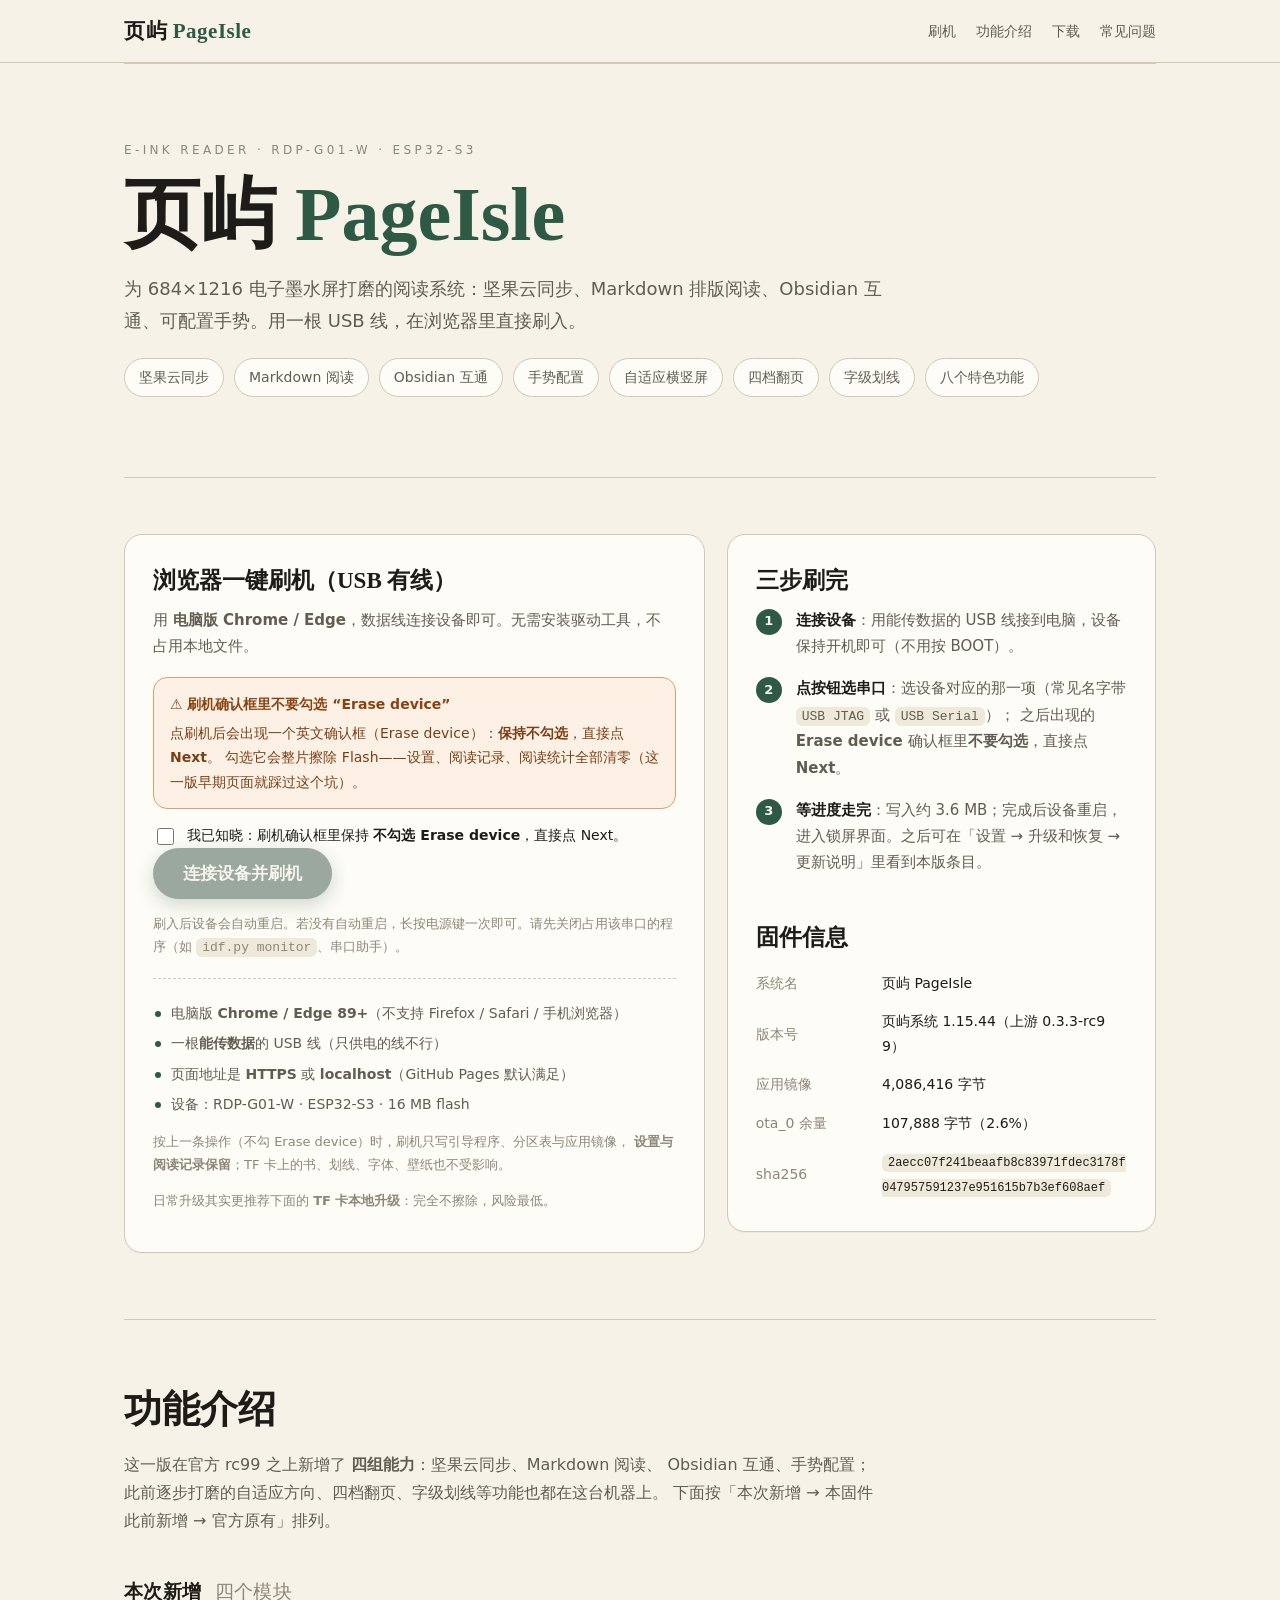
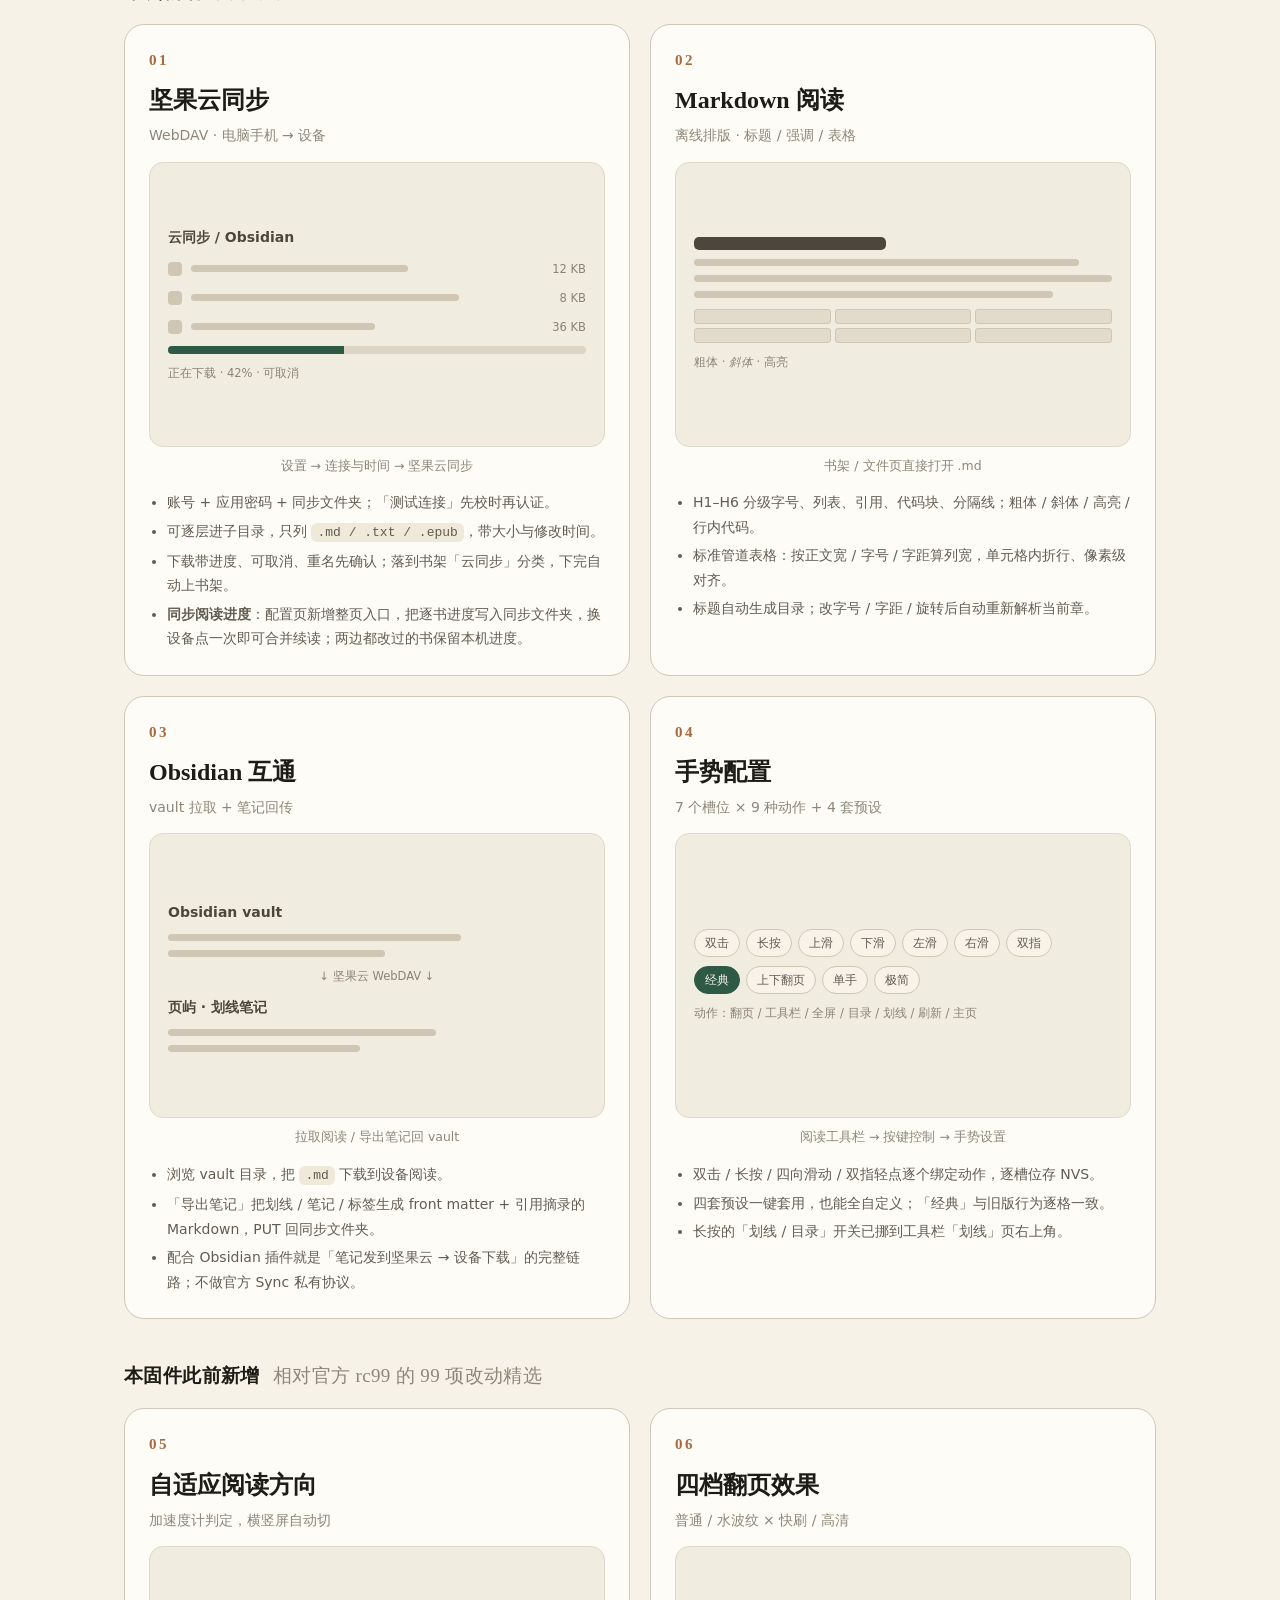
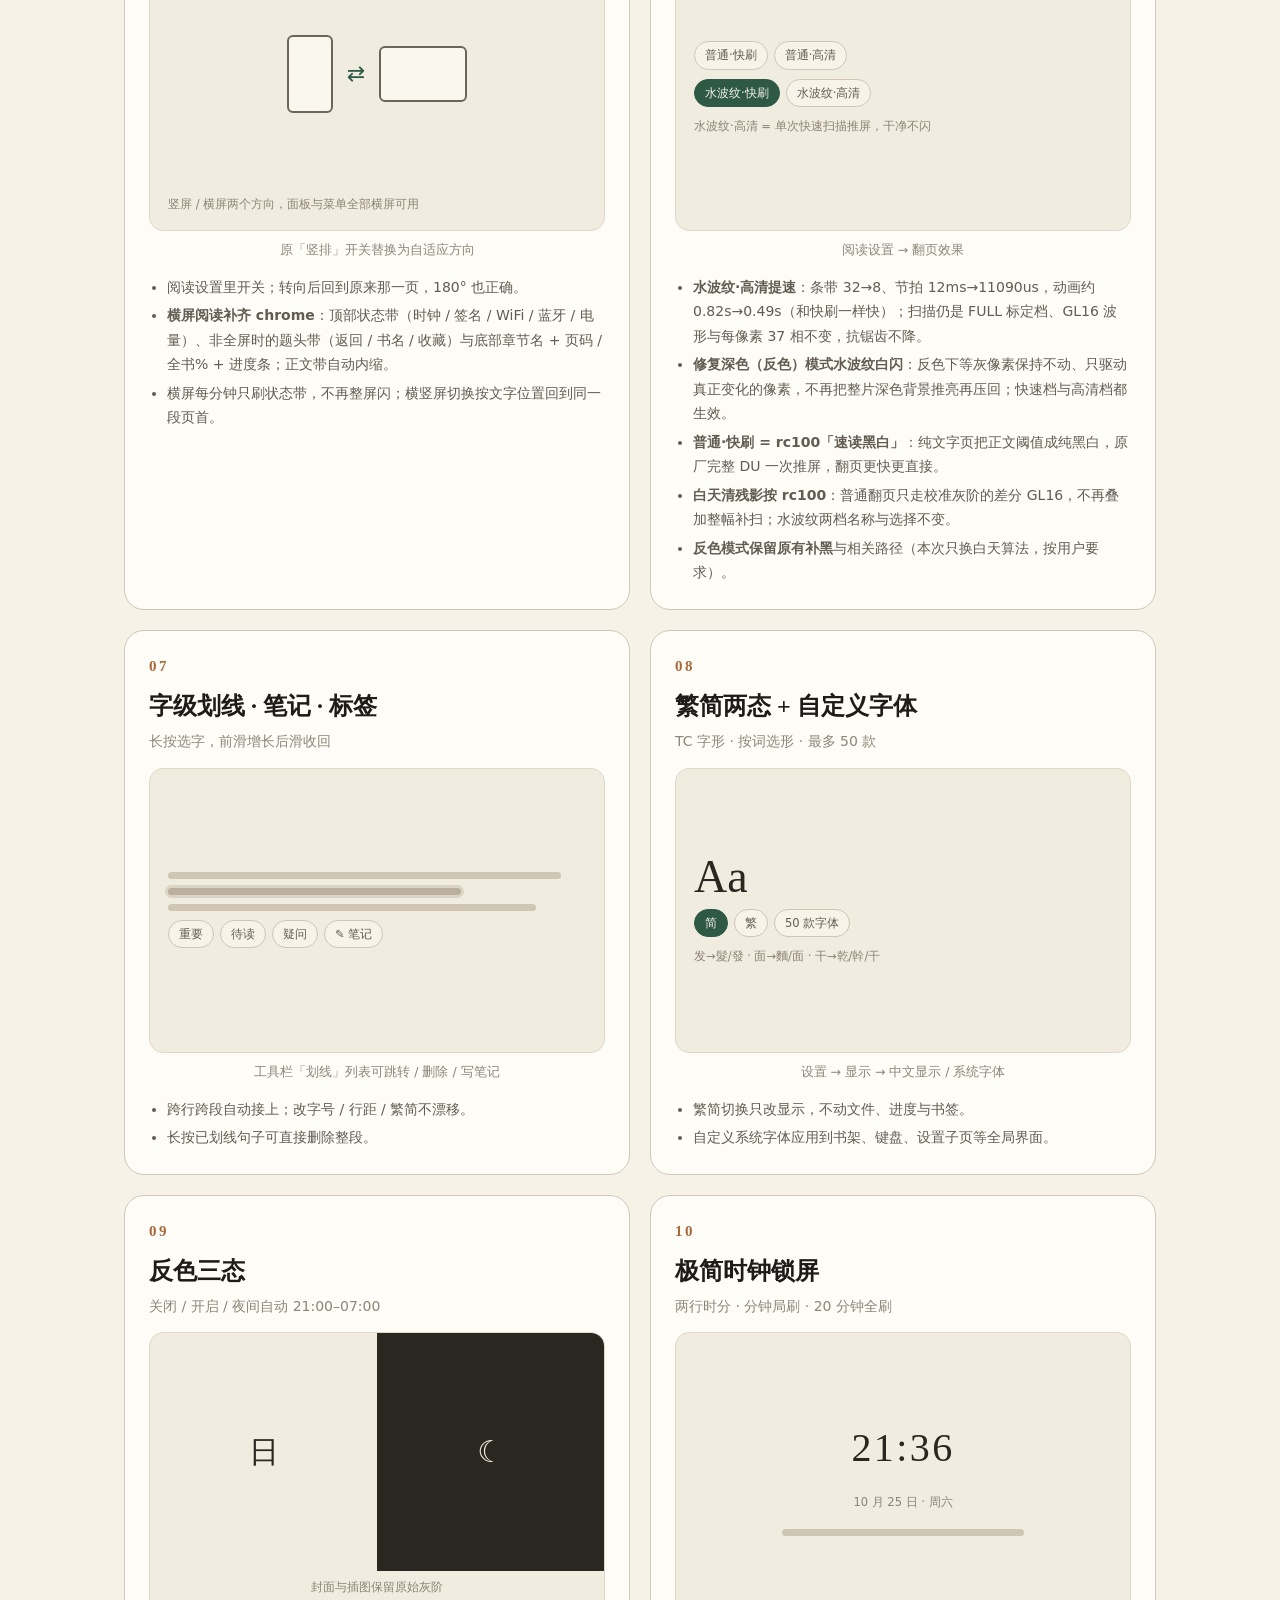
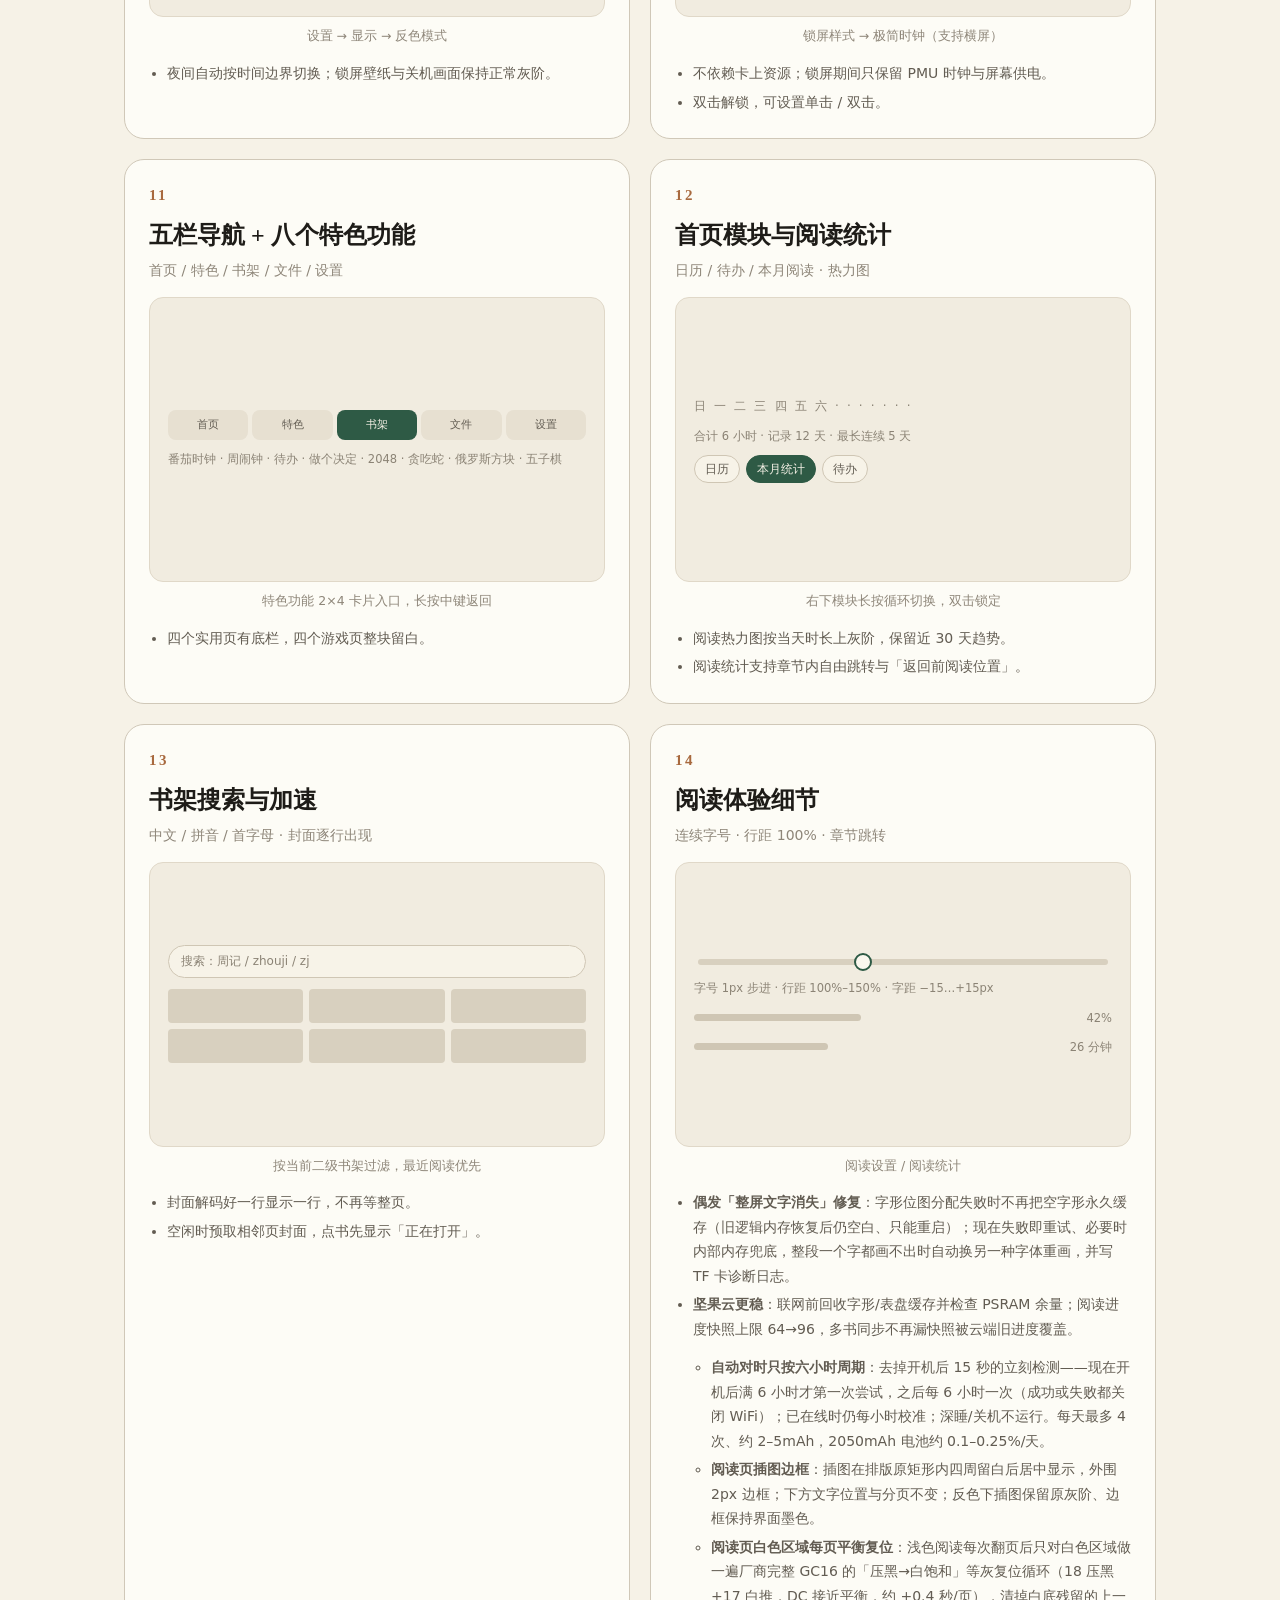
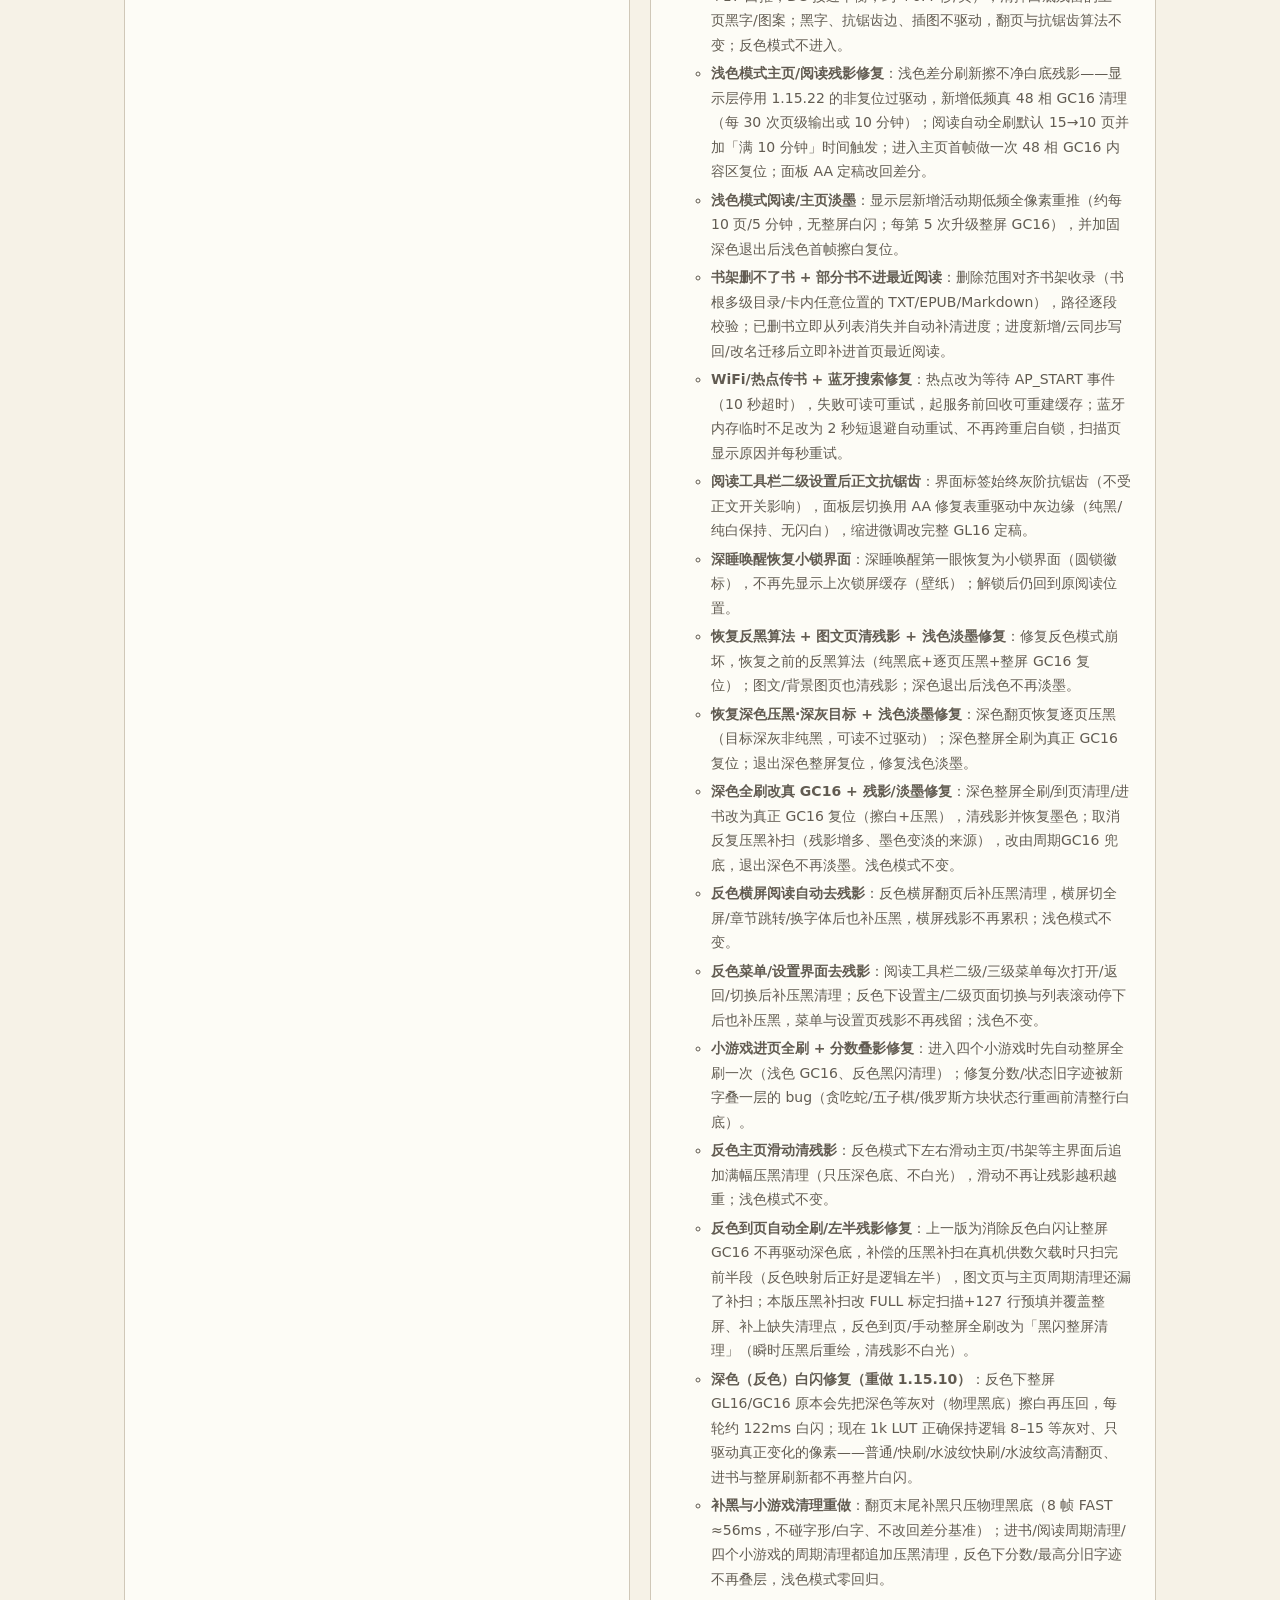
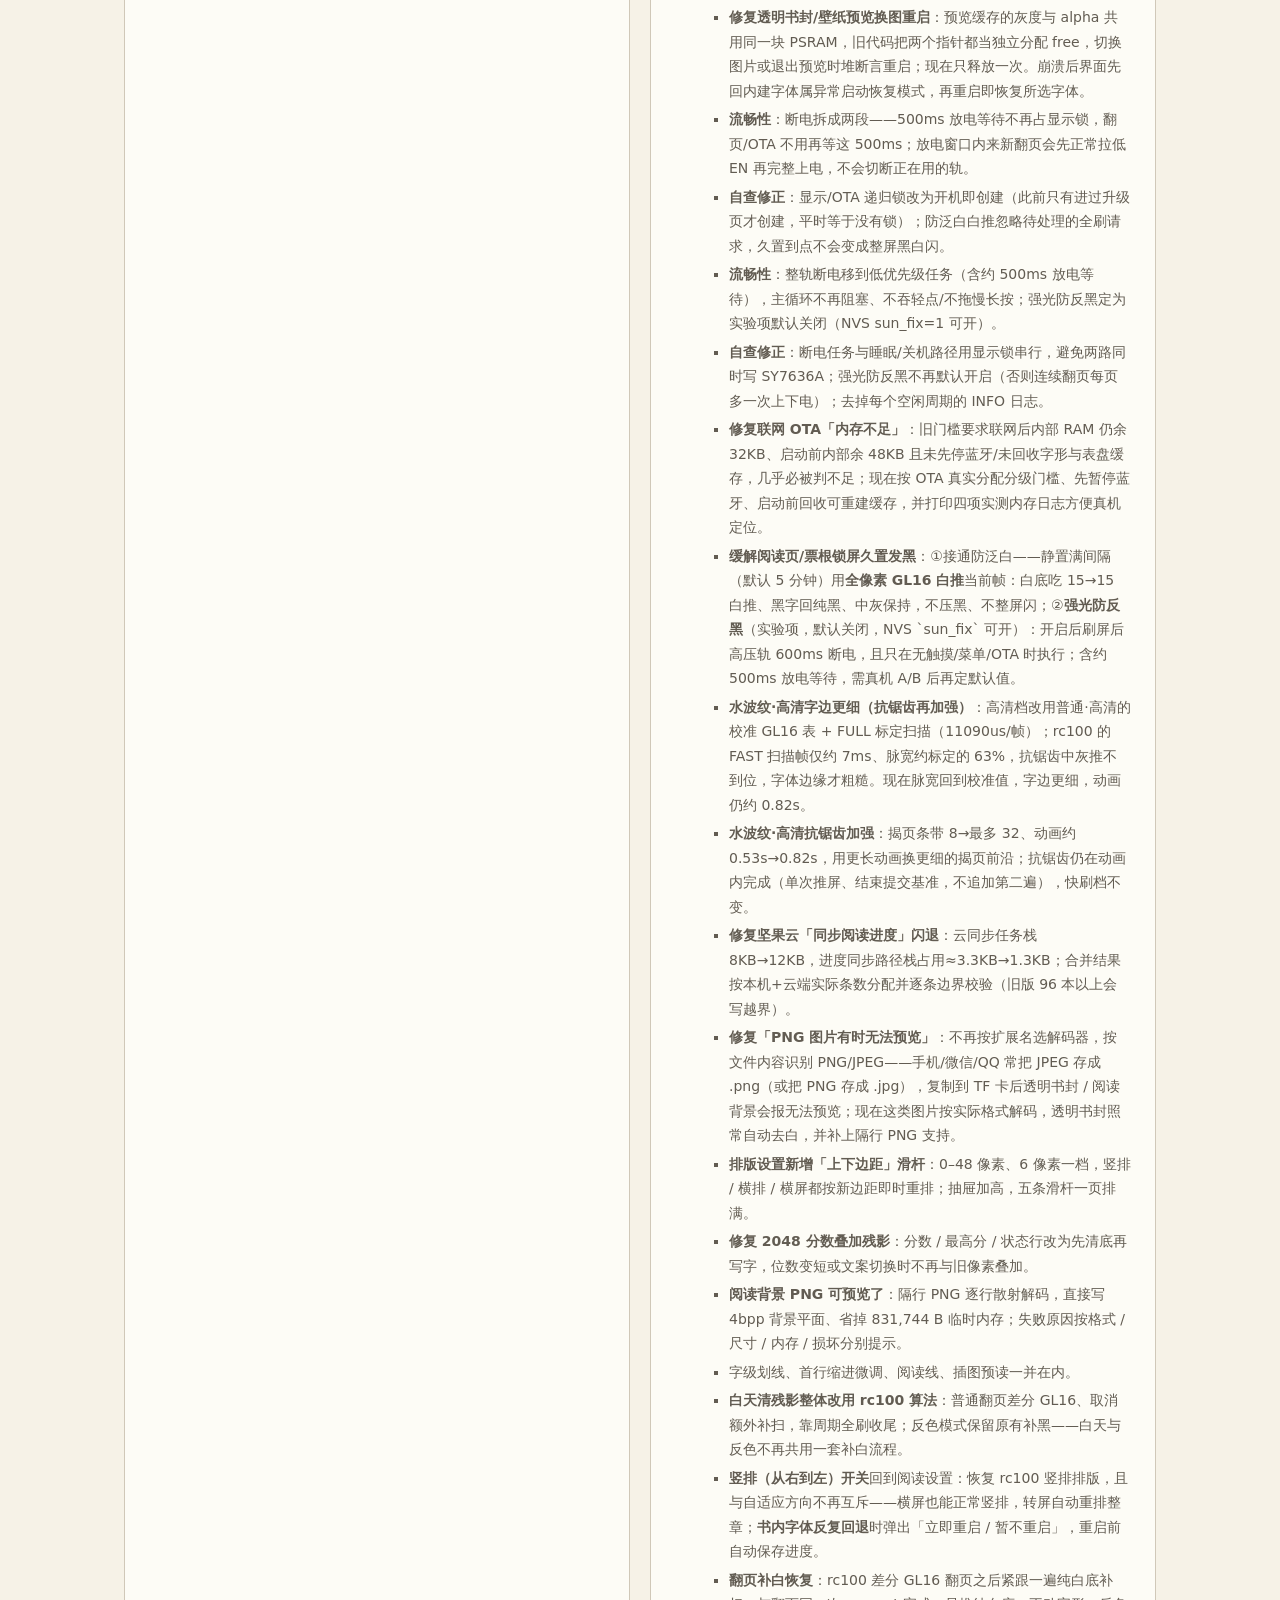
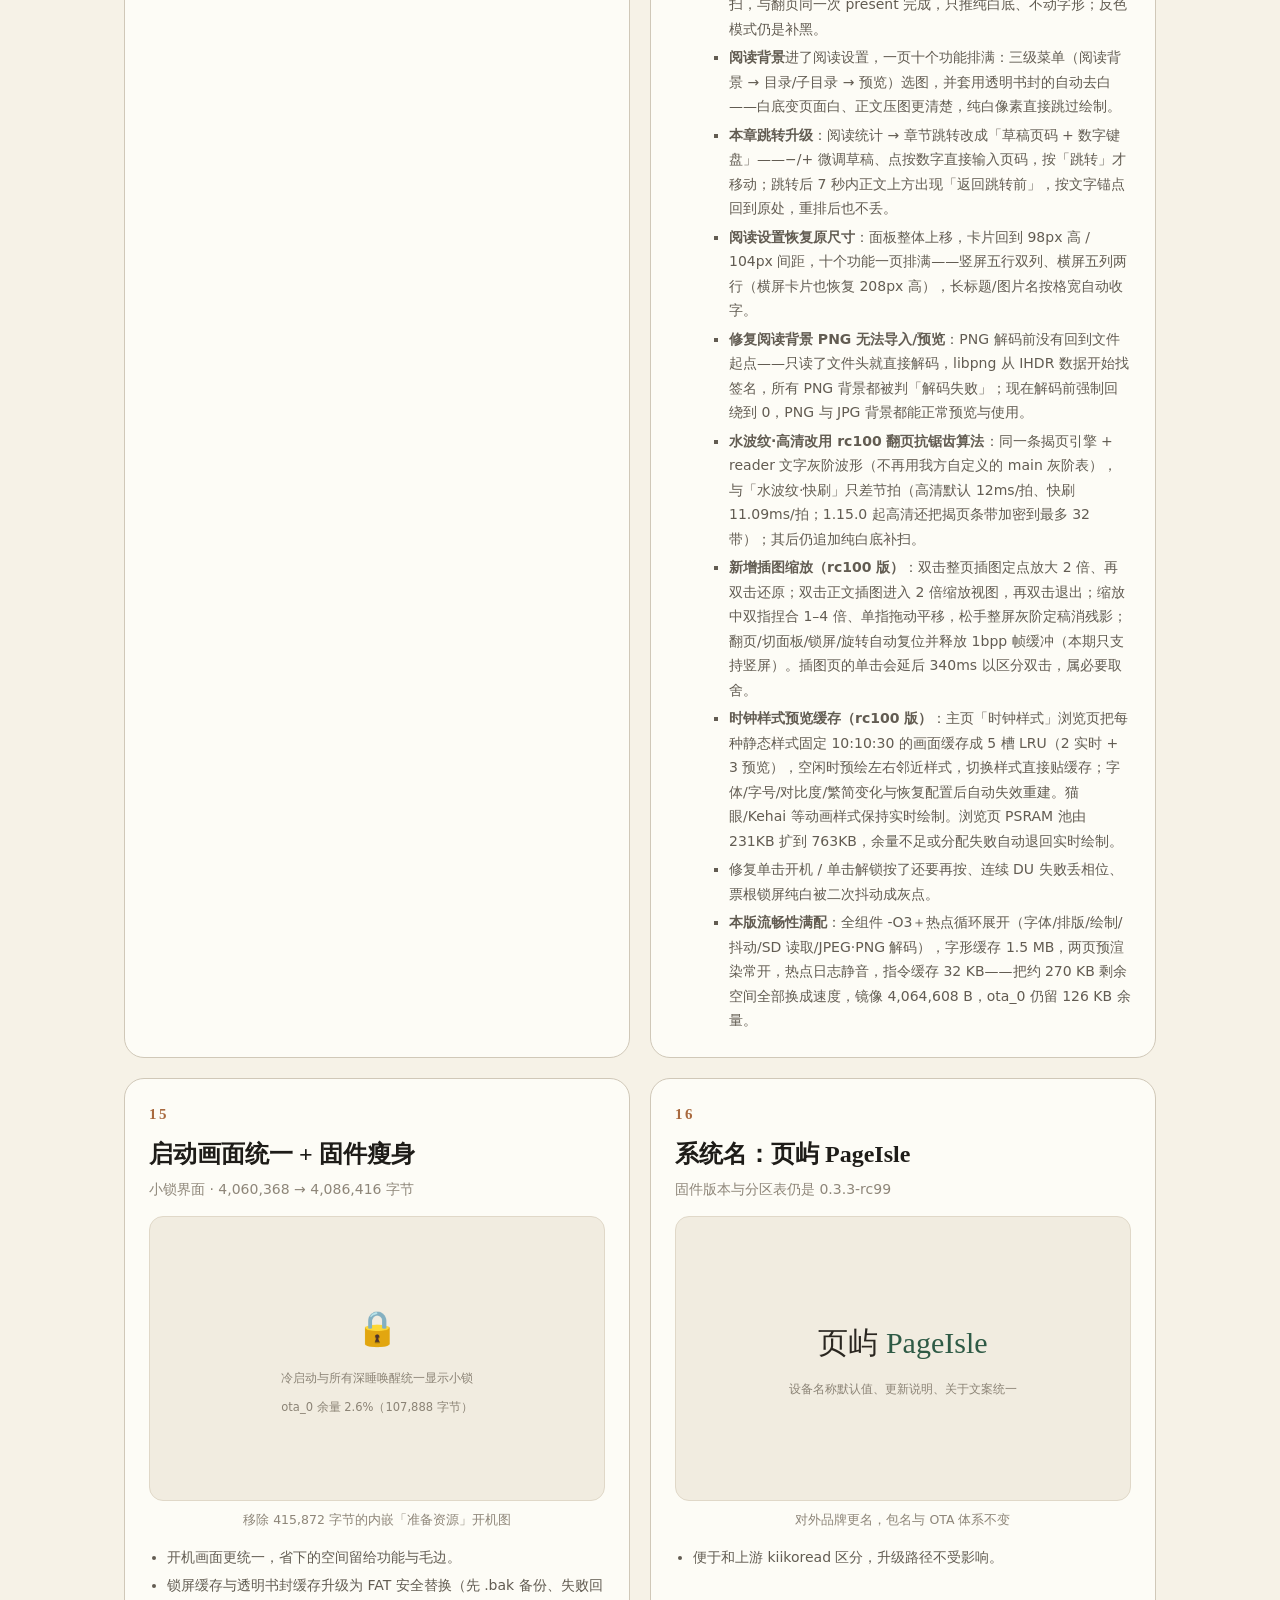
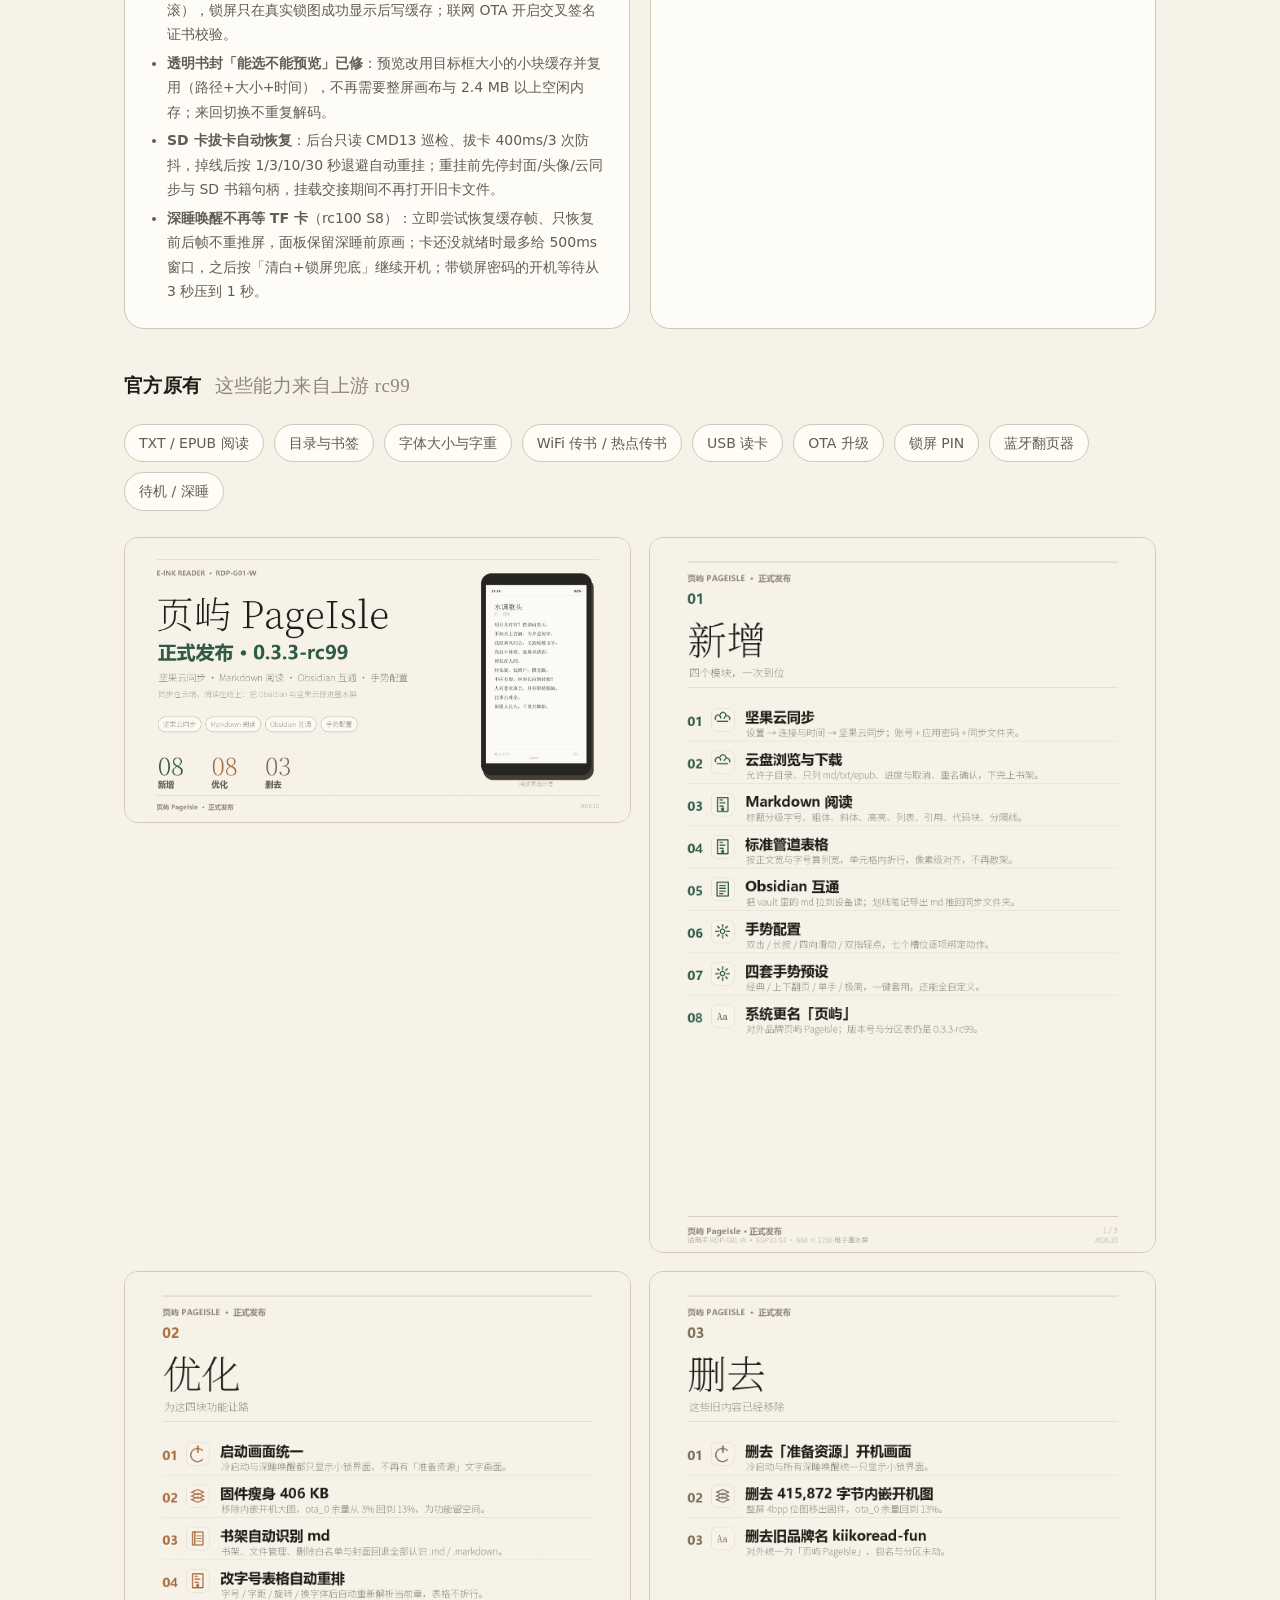
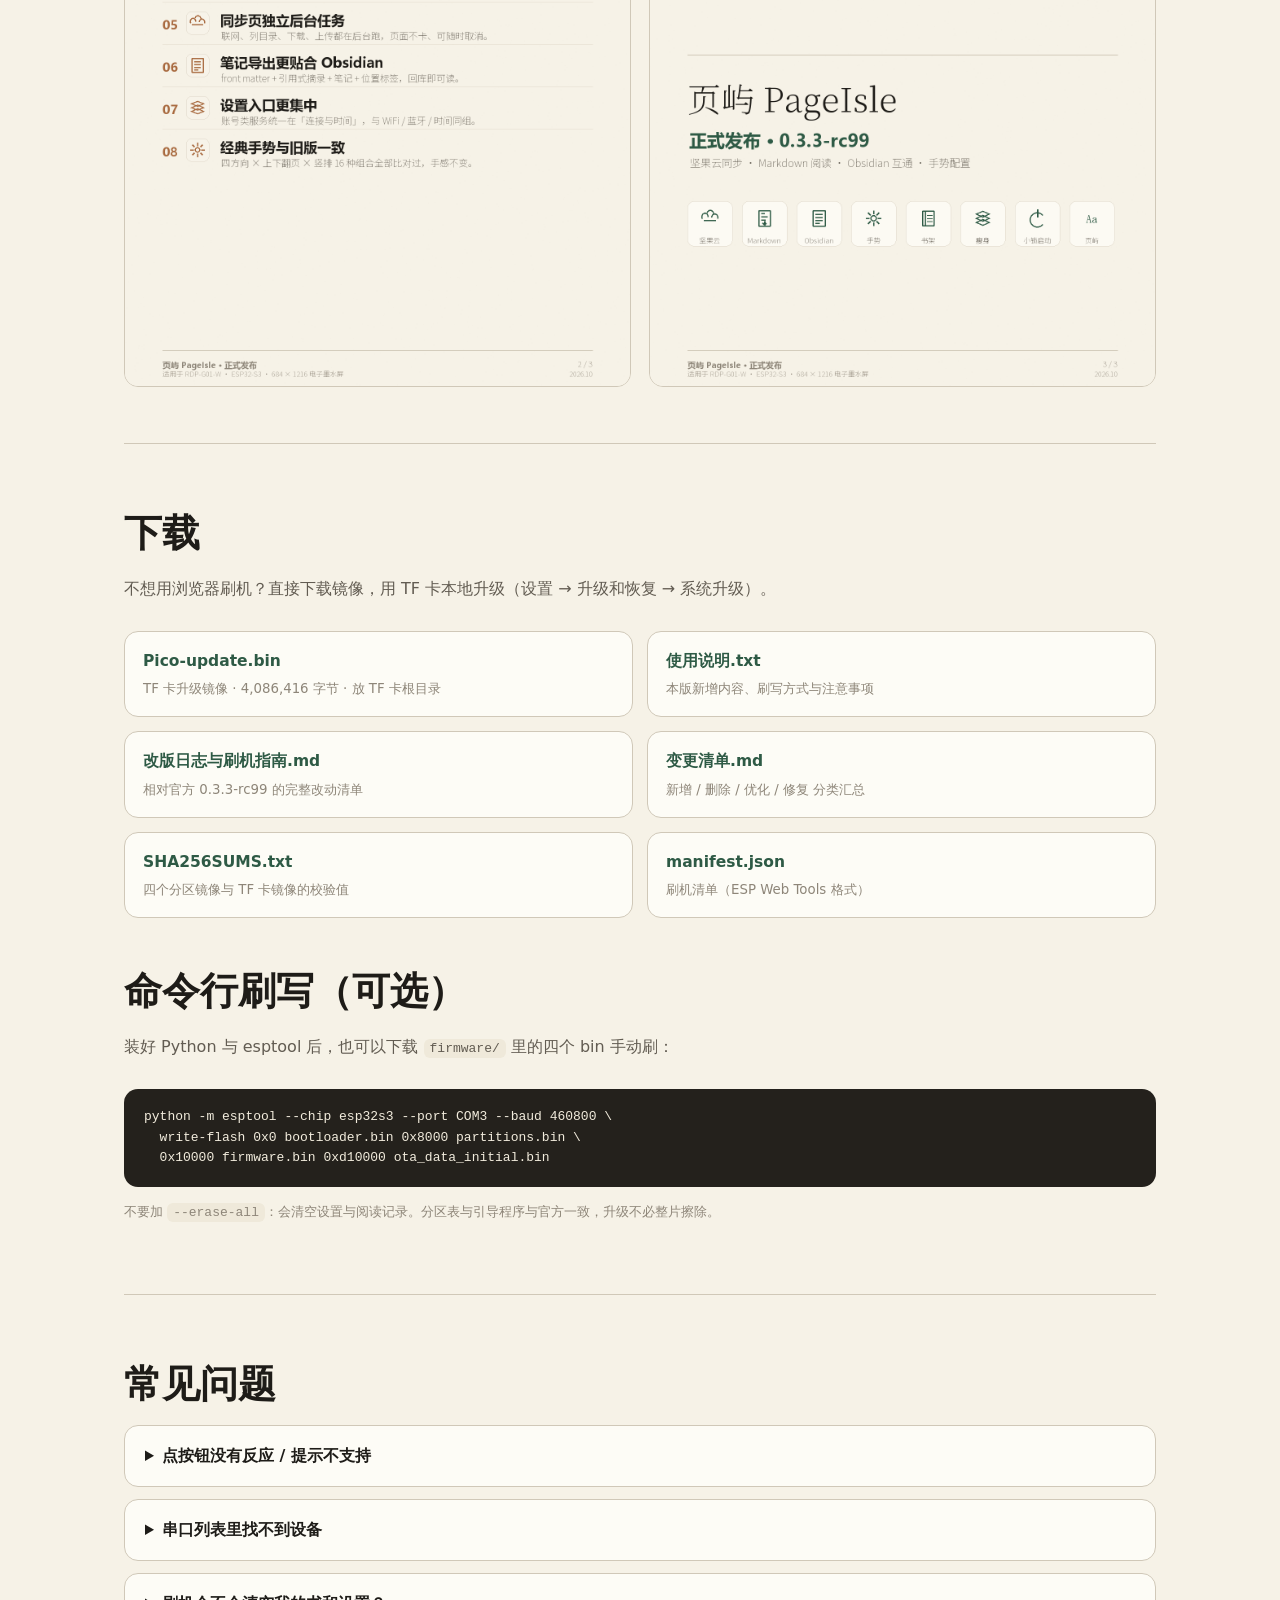
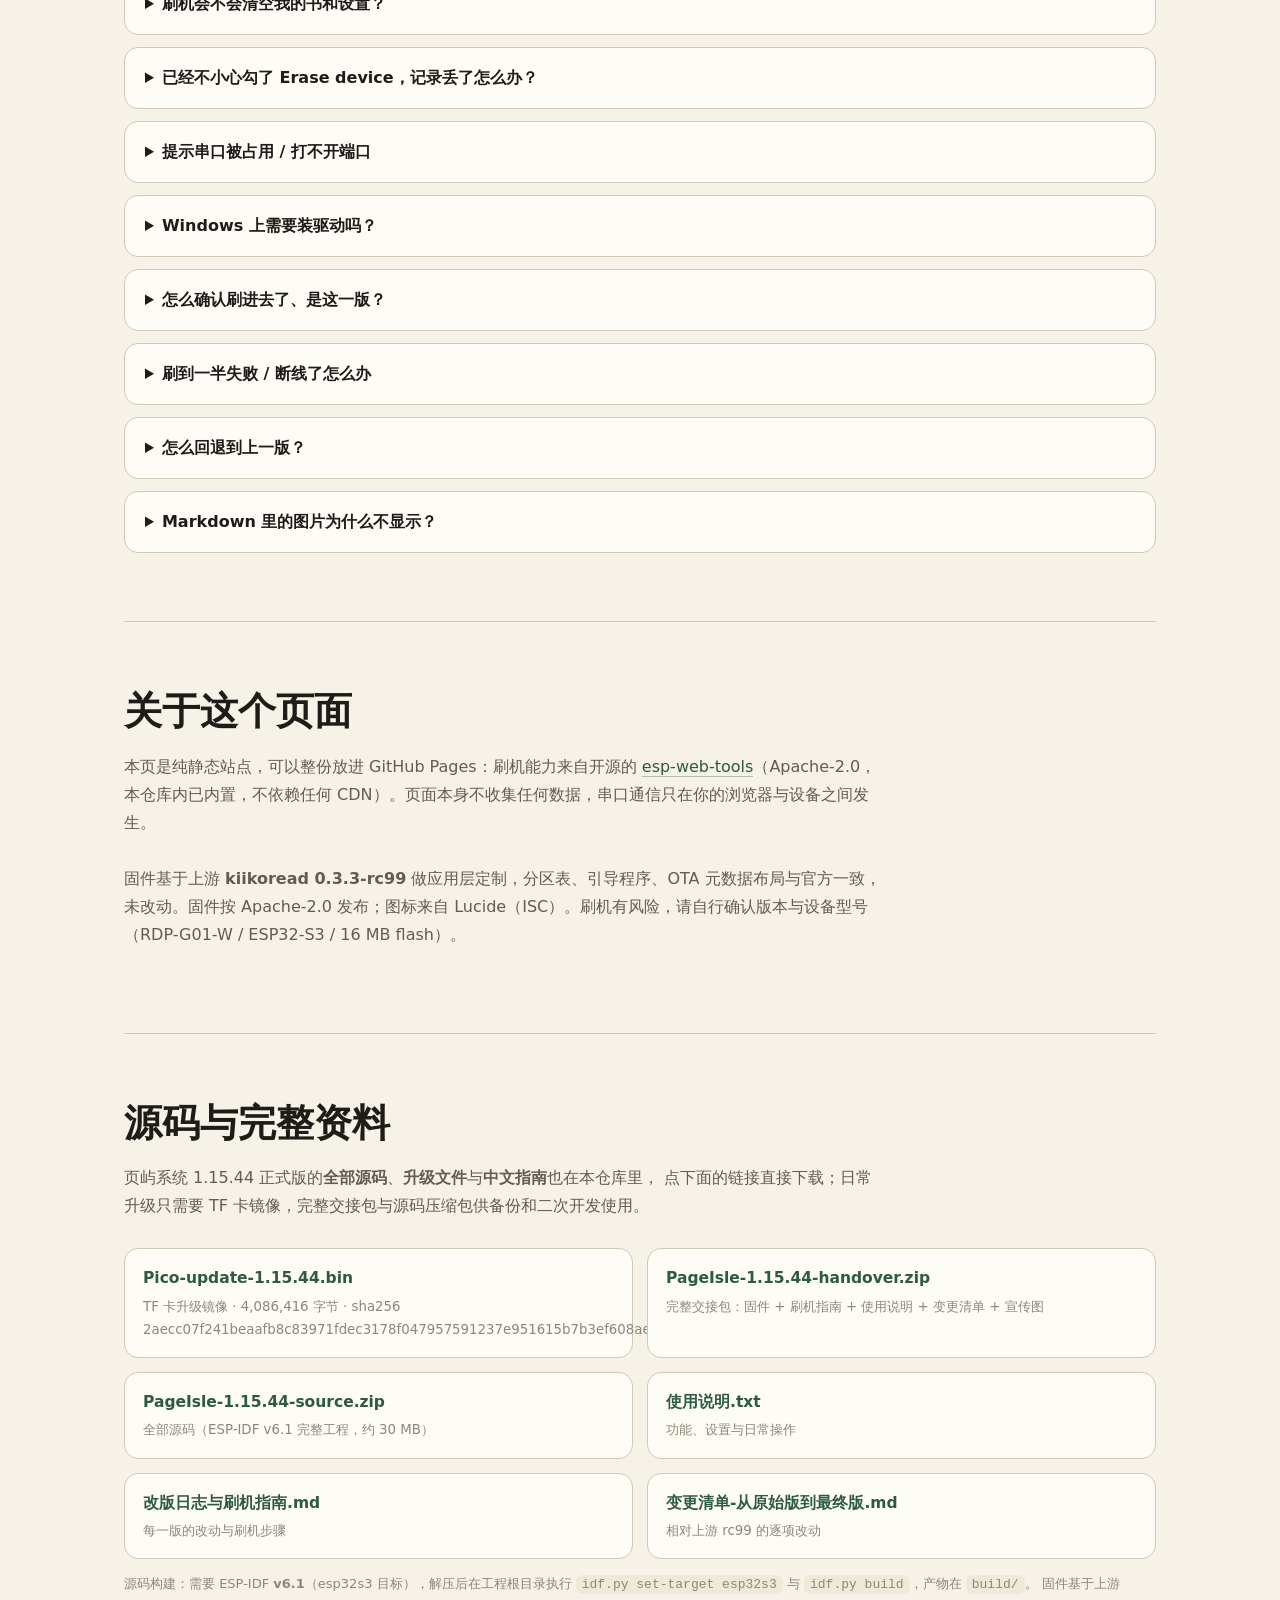
<file: index.html>
<!doctype html>
<html lang="zh-CN">
<head>
<meta charset="utf-8">
<meta name="viewport" content="width=device-width, initial-scale=1">
<title>页屿 PageIsle · 刷机与功能介绍</title>
<meta name="description" content="页屿 PageIsle 墨水屏阅读器固件：浏览器一键刷机（USB 有线），支持坚果云同步、Markdown 阅读、Obsidian 互通与手势配置。">
<meta name="theme-color" content="#f6f2e7">
<link rel="icon" href="favicon.svg" type="image/svg+xml">
<link rel="stylesheet" href="style.css">
</head>
<body>

<header class="top">
  <div class="wrap">
    <div class="brand">页屿 <span>PageIsle</span></div>
    <nav>
      <a href="#flash">刷机</a>
      <a href="#features">功能介绍</a>
      <a href="#downloads">下载</a>
      <a href="#faq">常见问题</a>
    </nav>
  </div>
</header>

<main class="wrap">

  <section class="hero" id="top">
    <p class="eyebrow">E-INK READER · RDP-G01-W · ESP32-S3</p>
    <h1>页屿 <em>PageIsle</em></h1>
    <p class="lead">为 684×1216 电子墨水屏打磨的阅读系统：坚果云同步、Markdown 排版阅读、Obsidian 互通、可配置手势。用一根 USB 线，在浏览器里直接刷入。</p>
    <ul class="chips">
      <li>坚果云同步</li><li>Markdown 阅读</li><li>Obsidian 互通</li><li>手势配置</li>
      <li>自适应横竖屏</li><li>四档翻页</li><li>字级划线</li><li>八个特色功能</li>
    </ul>
  </section>

  <section class="flash" id="flash">
    <div class="card">
      <h2>浏览器一键刷机（USB 有线）</h2>
      <p class="sub">用 <b>电脑版 Chrome / Edge</b>，数据线连接设备即可。无需安装驱动工具，不占用本地文件。</p>

      <div class="warn">
        <b class="warn-title">⚠ 刷机确认框里不要勾选 “Erase device”</b>
        点刷机后会出现一个英文确认框（Erase device）：<b>保持不勾选</b>，直接点 <b>Next</b>。
        勾选它会整片擦除 Flash——设置、阅读记录、阅读统计全部清零（这一版早期页面就踩过这个坑）。
      </div>

      <label class="ack">
        <input type="checkbox" id="erase-ack">
        <span>我已知晓：刷机确认框里保持 <b>不勾选 Erase device</b>，直接点 Next。</span>
      </label>

      <esp-web-install-button manifest="firmware/manifest.json">
        <button class="flash-btn" slot="activate" id="flash-btn" disabled>连接设备并刷机</button>
        <span class="unsupported" slot="unsupported">当前浏览器不支持 Web Serial，请改用电脑版 Chrome 或 Edge（89 及以上）。</span>
        <span class="not-allowed" slot="not-allowed">页面必须通过 HTTPS 或 localhost 打开才能刷机。</span>
      </esp-web-install-button>

      <p class="hint">刷入后设备会自动重启。若没有自动重启，长按电源键一次即可。请先关闭占用该串口的程序（如 <code>idf.py monitor</code>、串口助手）。</p>
      <ul class="req">
        <li>电脑版 <b>Chrome / Edge 89+</b>（不支持 Firefox / Safari / 手机浏览器）</li>
        <li>一根<b>能传数据</b>的 USB 线（只供电的线不行）</li>
        <li>页面地址是 <b>HTTPS</b> 或 <b>localhost</b>（GitHub Pages 默认满足）</li>
        <li>设备：RDP-G01-W · ESP32-S3 · 16 MB flash</li>
      </ul>
      <p class="hint">按上一条操作（不勾 Erase device）时，刷机只写引导程序、分区表与应用镜像，
        <b>设置与阅读记录保留</b>；TF 卡上的书、划线、字体、壁纸也不受影响。</p>
      <p class="hint">日常升级其实更推荐下面的 <b>TF 卡本地升级</b>：完全不擦除，风险最低。</p>
    </div>

    <div class="card">
      <h2>三步刷完</h2>
      <ol class="steps">
        <li><strong>连接设备</strong>：用能传数据的 USB 线接到电脑，设备保持开机即可（不用按 BOOT）。</li>
        <li><strong>点按钮选串口</strong>：选设备对应的那一项（常见名字带 <code>USB JTAG</code> 或 <code>USB Serial</code>）；
          之后出现的 <b>Erase device</b> 确认框里<b>不要勾选</b>，直接点 <b>Next</b>。</li>
        <li><strong>等进度走完</strong>：写入约 3.6 MB；完成后设备重启，进入锁屏界面。之后可在「设置 → 升级和恢复 → 更新说明」里看到本版条目。</li>
      </ol>

      <h2 style="margin-top:26px">固件信息</h2>
      <table class="meta">
        <tr><th>系统名</th><td>页屿 PageIsle</td></tr>
        <tr><th>版本号</th><td>页屿系统 1.15.44（上游 0.3.3-rc99）</td></tr>
        <tr><th>应用镜像</th><td>4,086,416 字节</td></tr>
        <tr><th>ota_0 余量</th><td>107,888 字节（2.6%）</td></tr>
        <tr><th>sha256</th><td><code>2aecc07f241beaafb8c83971fdec3178f047957591237e951615b7b3ef608aef</code></td></tr>
      </table>
    </div>
  </section>

  <section id="features">
    <h2>功能介绍</h2>
    <p class="section-lead">这一版在官方 rc99 之上新增了 <b>四组能力</b>：坚果云同步、Markdown 阅读、
      Obsidian 互通、手势配置；此前逐步打磨的自适应方向、四档翻页、字级划线等功能也都在这台机器上。
      下面按「本次新增 → 本固件此前新增 → 官方原有」排列。</p>

    <h3 class="feat-group"><span>本次新增</span> 四个模块</h3>
    <div class="cards">

      <article class="promo-card">
        <div class="promo-no">01</div>
        <h3>坚果云同步</h3>
        <p class="promo-sub">WebDAV · 电脑手机 → 设备</p>
        <div class="promo-shot">
          <div class="mock">
            <div class="m-title">云同步 / Obsidian</div>
            <div class="m-row"><span class="m-dot"></span><span class="m-line" style="width:52%"></span><span class="m-meta">12 KB</span></div>
            <div class="m-row"><span class="m-dot"></span><span class="m-line" style="width:64%"></span><span class="m-meta">8 KB</span></div>
            <div class="m-row"><span class="m-dot"></span><span class="m-line" style="width:44%"></span><span class="m-meta">36 KB</span></div>
            <div class="m-progress"><span></span></div>
            <div class="m-meta2">正在下载 · 42% · 可取消</div>
          </div>
          <p class="promo-cap">设置 → 连接与时间 → 坚果云同步</p>
        </div>
        <ul class="promo-list">
          <li>账号 + 应用密码 + 同步文件夹；「测试连接」先校时再认证。</li>
          <li>可逐层进子目录，只列 <code>.md / .txt / .epub</code>，带大小与修改时间。</li>
          <li>下载带进度、可取消、重名先确认；落到书架「云同步」分类，下完自动上书架。</li>
          <li><b>同步阅读进度</b>：配置页新增整页入口，把逐书进度写入同步文件夹，换设备点一次即可合并续读；两边都改过的书保留本机进度。</li>
        </ul>
      </article>

      <article class="promo-card">
        <div class="promo-no">02</div>
        <h3>Markdown 阅读</h3>
        <p class="promo-sub">离线排版 · 标题 / 强调 / 表格</p>
        <div class="promo-shot">
          <div class="mock">
            <div class="m-h1"></div>
            <div class="m-line" style="width:92%"></div>
            <div class="m-line" style="width:100%"></div>
            <div class="m-line" style="width:86%"></div>
            <div class="m-table">
              <span class="m-cell"></span><span class="m-cell"></span><span class="m-cell"></span>
              <span class="m-cell"></span><span class="m-cell"></span><span class="m-cell"></span>
            </div>
            <div class="m-meta2">粗体 · <i>斜体</i> · <span class="m-hl">高亮</span></div>
          </div>
          <p class="promo-cap">书架 / 文件页直接打开 .md</p>
        </div>
        <ul class="promo-list">
          <li>H1–H6 分级字号、列表、引用、代码块、分隔线；粗体 / 斜体 / 高亮 / 行内代码。</li>
          <li>标准管道表格：按正文宽 / 字号 / 字距算列宽，单元格内折行、像素级对齐。</li>
          <li>标题自动生成目录；改字号 / 字距 / 旋转后自动重新解析当前章。</li>
        </ul>
      </article>

      <article class="promo-card">
        <div class="promo-no">03</div>
        <h3>Obsidian 互通</h3>
        <p class="promo-sub">vault 拉取 + 笔记回传</p>
        <div class="promo-shot">
          <div class="mock">
            <div class="m-title">Obsidian vault</div>
            <div class="m-line" style="width:70%"></div>
            <div class="m-line" style="width:52%"></div>
            <div class="m-arrow">↓ 坚果云 WebDAV ↓</div>
            <div class="m-title">页屿 · 划线笔记</div>
            <div class="m-line" style="width:64%"></div>
            <div class="m-line" style="width:46%"></div>
          </div>
          <p class="promo-cap">拉取阅读 / 导出笔记回 vault</p>
        </div>
        <ul class="promo-list">
          <li>浏览 vault 目录，把 <code>.md</code> 下载到设备阅读。</li>
          <li>「导出笔记」把划线 / 笔记 / 标签生成 front matter + 引用摘录的 Markdown，PUT 回同步文件夹。</li>
          <li>配合 Obsidian 插件就是「笔记发到坚果云 → 设备下载」的完整链路；不做官方 Sync 私有协议。</li>
        </ul>
      </article>

      <article class="promo-card">
        <div class="promo-no">04</div>
        <h3>手势配置</h3>
        <p class="promo-sub">7 个槽位 × 9 种动作 + 4 套预设</p>
        <div class="promo-shot">
          <div class="mock">
            <div class="m-chiprow">
              <span class="m-chip">双击</span><span class="m-chip">长按</span><span class="m-chip">上滑</span>
              <span class="m-chip">下滑</span><span class="m-chip">左滑</span><span class="m-chip">右滑</span>
              <span class="m-chip">双指</span>
            </div>
            <div class="m-chiprow">
              <span class="m-chip on">经典</span><span class="m-chip">上下翻页</span><span class="m-chip">单手</span><span class="m-chip">极简</span>
            </div>
            <div class="m-meta2">动作：翻页 / 工具栏 / 全屏 / 目录 / 划线 / 刷新 / 主页</div>
          </div>
          <p class="promo-cap">阅读工具栏 → 按键控制 → 手势设置</p>
        </div>
        <ul class="promo-list">
          <li>双击 / 长按 / 四向滑动 / 双指轻点逐个绑定动作，逐槽位存 NVS。</li>
          <li>四套预设一键套用，也能全自定义；「经典」与旧版行为逐格一致。</li>
          <li>长按的「划线 / 目录」开关已挪到工具栏「划线」页右上角。</li>
        </ul>
      </article>

    </div>

    <h3 class="feat-group"><span>本固件此前新增</span> 相对官方 rc99 的 99 项改动精选</h3>
    <div class="cards">

      <article class="promo-card">
        <div class="promo-no">05</div>
        <h3>自适应阅读方向</h3>
        <p class="promo-sub">加速度计判定，横竖屏自动切</p>
        <div class="promo-shot">
          <div class="mock">
            <div class="m-rotate"><span class="m-dev p"></span><span class="m-arrow2">⇄</span><span class="m-dev l"></span></div>
            <div class="m-meta2">竖屏 / 横屏两个方向，面板与菜单全部横屏可用</div>
          </div>
          <p class="promo-cap">原「竖排」开关替换为自适应方向</p>
        </div>
        <ul class="promo-list"><li>阅读设置里开关；转向后回到原来那一页，180° 也正确。</li><li><b>横屏阅读补齐 chrome</b>：顶部状态带（时钟 / 签名 / WiFi / 蓝牙 / 电量）、非全屏时的题头带（返回 / 书名 / 收藏）与底部章节名 + 页码 / 全书% + 进度条；正文带自动内缩。</li><li>横屏每分钟只刷状态带，不再整屏闪；横竖屏切换按文字位置回到同一段页首。</li></ul>
      </article>

      <article class="promo-card">
        <div class="promo-no">06</div>
        <h3>四档翻页效果</h3>
        <p class="promo-sub">普通 / 水波纹 × 快刷 / 高清</p>
        <div class="promo-shot">
          <div class="mock">
            <div class="m-chiprow"><span class="m-chip">普通·快刷</span><span class="m-chip">普通·高清</span></div>
            <div class="m-chiprow"><span class="m-chip on">水波纹·快刷</span><span class="m-chip">水波纹·高清</span></div>
            <div class="m-meta2">水波纹·高清 = 单次快速扫描推屏，干净不闪</div>
          </div>
          <p class="promo-cap">阅读设置 → 翻页效果</p>
        </div>
        <ul class="promo-list"><li><b>水波纹·高清提速</b>：条带 32→8、节拍 12ms→11090us，动画约 0.82s→0.49s（和快刷一样快）；扫描仍是 FULL 标定档、GL16 波形与每像素 37 相不变，抗锯齿不降。</li><li><b>修复深色（反色）模式水波纹白闪</b>：反色下等灰像素保持不动、只驱动真正变化的像素，不再把整片深色背景推亮再压回；快速档与高清档都生效。</li><li><b>普通·快刷 = rc100「速读黑白」</b>：纯文字页把正文阈值成纯黑白，原厂完整 DU 一次推屏，翻页更快更直接。</li><li><b>白天清残影按 rc100</b>：普通翻页只走校准灰阶的差分 GL16，不再叠加整幅补扫；水波纹两档名称与选择不变。</li><li><b>反色模式保留原有补黑</b>与相关路径（本次只换白天算法，按用户要求）。</li></ul>
      </article>

      <article class="promo-card">
        <div class="promo-no">07</div>
        <h3>字级划线 · 笔记 · 标签</h3>
        <p class="promo-sub">长按选字，前滑增长后滑收回</p>
        <div class="promo-shot">
          <div class="mock">
            <div class="m-line" style="width:94%"></div>
            <div class="m-line hi" style="width:70%"></div>
            <div class="m-line" style="width:88%"></div>
            <div class="m-chiprow"><span class="m-chip">重要</span><span class="m-chip">待读</span><span class="m-chip">疑问</span><span class="m-chip">✎ 笔记</span></div>
          </div>
          <p class="promo-cap">工具栏「划线」列表可跳转 / 删除 / 写笔记</p>
        </div>
        <ul class="promo-list"><li>跨行跨段自动接上；改字号 / 行距 / 繁简不漂移。</li><li>长按已划线句子可直接删除整段。</li></ul>
      </article>

      <article class="promo-card">
        <div class="promo-no">08</div>
        <h3>繁简两态 + 自定义字体</h3>
        <p class="promo-sub">TC 字形 · 按词选形 · 最多 50 款</p>
        <div class="promo-shot">
          <div class="mock">
            <div class="m-aa">Aa</div>
            <div class="m-chiprow"><span class="m-chip on">简</span><span class="m-chip">繁</span><span class="m-chip">50 款字体</span></div>
            <div class="m-meta2">发→髮/發 · 面→麵/面 · 干→乾/幹/干</div>
          </div>
          <p class="promo-cap">设置 → 显示 → 中文显示 / 系统字体</p>
        </div>
        <ul class="promo-list"><li>繁简切换只改显示，不动文件、进度与书签。</li><li>自定义系统字体应用到书架、键盘、设置子页等全局界面。</li></ul>
      </article>

      <article class="promo-card">
        <div class="promo-no">09</div>
        <h3>反色三态</h3>
        <p class="promo-sub">关闭 / 开启 / 夜间自动 21:00–07:00</p>
        <div class="promo-shot">
          <div class="mock split">
            <div class="m-half">日</div><div class="m-half dark">☾</div>
            <div class="m-meta2">封面与插图保留原始灰阶</div>
          </div>
          <p class="promo-cap">设置 → 显示 → 反色模式</p>
        </div>
        <ul class="promo-list"><li>夜间自动按时间边界切换；锁屏壁纸与关机画面保持正常灰阶。</li></ul>
      </article>

      <article class="promo-card">
        <div class="promo-no">10</div>
        <h3>极简时钟锁屏</h3>
        <p class="promo-sub">两行时分 · 分钟局刷 · 20 分钟全刷</p>
        <div class="promo-shot">
          <div class="mock center">
            <div class="m-time">21:36</div>
            <div class="m-meta2">10 月 25 日 · 周六</div>
            <div class="m-line" style="width:58%;margin:8px auto 0"></div>
          </div>
          <p class="promo-cap">锁屏样式 → 极简时钟（支持横屏）</p>
        </div>
        <ul class="promo-list"><li>不依赖卡上资源；锁屏期间只保留 PMU 时钟与屏幕供电。</li><li>双击解锁，可设置单击 / 双击。</li></ul>
      </article>

      <article class="promo-card">
        <div class="promo-no">11</div>
        <h3>五栏导航 + 八个特色功能</h3>
        <p class="promo-sub">首页 / 特色 / 书架 / 文件 / 设置</p>
        <div class="promo-shot">
          <div class="mock">
            <div class="m-tabs"><span>首页</span><span>特色</span><span class="on">书架</span><span>文件</span><span>设置</span></div>
            <div class="m-meta2">番茄时钟 · 周闹钟 · 待办 · 做个决定 · 2048 · 贪吃蛇 · 俄罗斯方块 · 五子棋</div>
          </div>
          <p class="promo-cap">特色功能 2×4 卡片入口，长按中键返回</p>
        </div>
        <ul class="promo-list"><li>四个实用页有底栏，四个游戏页整块留白。</li></ul>
      </article>

      <article class="promo-card">
        <div class="promo-no">12</div>
        <h3>首页模块与阅读统计</h3>
        <p class="promo-sub">日历 / 待办 / 本月阅读 · 热力图</p>
        <div class="promo-shot">
          <div class="mock">
            <div class="m-cal">日 一 二 三 四 五 六 · · · · · · ·</div>
            <div class="m-meta2">合计 6 小时 · 记录 12 天 · 最长连续 5 天</div>
            <div class="m-chiprow"><span class="m-chip">日历</span><span class="m-chip on">本月统计</span><span class="m-chip">待办</span></div>
          </div>
          <p class="promo-cap">右下模块长按循环切换，双击锁定</p>
        </div>
        <ul class="promo-list"><li>阅读热力图按当天时长上灰阶，保留近 30 天趋势。</li><li>阅读统计支持章节内自由跳转与「返回前阅读位置」。</li></ul>
      </article>

      <article class="promo-card">
        <div class="promo-no">13</div>
        <h3>书架搜索与加速</h3>
        <p class="promo-sub">中文 / 拼音 / 首字母 · 封面逐行出现</p>
        <div class="promo-shot">
          <div class="mock">
            <div class="m-search">搜索：周记 / zhouji / zj</div>
            <div class="m-books"><span></span><span></span><span></span><span></span><span></span><span></span></div>
          </div>
          <p class="promo-cap">按当前二级书架过滤，最近阅读优先</p>
        </div>
        <ul class="promo-list"><li>封面解码好一行显示一行，不再等整页。</li><li>空闲时预取相邻页封面，点书先显示「正在打开」。</li></ul>
      </article>

      <article class="promo-card">
        <div class="promo-no">14</div>
        <h3>阅读体验细节</h3>
        <p class="promo-sub">连续字号 · 行距 100% · 章节跳转</p>
        <div class="promo-shot">
          <div class="mock">
            <div class="m-slider"><span></span></div>
            <div class="m-meta2">字号 1px 步进 · 行距 100%–150% · 字距 −15…+15px</div>
            <div class="m-row"><span class="m-line" style="width:40%"></span><span class="m-meta">42%</span></div>
            <div class="m-row"><span class="m-line" style="width:32%"></span><span class="m-meta">26 分钟</span></div>
          </div>
          <p class="promo-cap">阅读设置 / 阅读统计</p>
        </div>
        <ul class="promo-list"><li><b>偶发「整屏文字消失」修复</b>：字形位图分配失败时不再把空字形永久缓存（旧逻辑内存恢复后仍空白、只能重启）；现在失败即重试、必要时内部内存兜底，整段一个字都画不出时自动换另一种字体重画，并写 TF 卡诊断日志。</li><li><b>坚果云更稳</b>：联网前回收字形/表盘缓存并检查 PSRAM 余量；阅读进度快照上限 64→96，多书同步不再漏快照被云端旧进度覆盖。</li><ul class="promo-list"><li><b>自动对时只按六小时周期</b>：去掉开机后 15 秒的立刻检测——现在开机后满 6 小时才第一次尝试，之后每 6 小时一次（成功或失败都关闭 WiFi）；已在线时仍每小时校准；深睡/关机不运行。每天最多 4 次、约 2–5mAh，2050mAh 电池约 0.1–0.25%/天。</li><li><b>阅读页插图边框</b>：插图在排版原矩形内四周留白后居中显示，外围 2px 边框；下方文字位置与分页不变；反色下插图保留原灰阶、边框保持界面墨色。</li><li><b>阅读页白色区域每页平衡复位</b>：浅色阅读每次翻页后只对白色区域做一遍厂商完整 GC16 的「压黑→白饱和」等灰复位循环（18 压黑+17 白推，DC 接近平衡，约 +0.4 秒/页），清掉白底残留的上一页黑字/图案；黑字、抗锯齿边、插图不驱动，翻页与抗锯齿算法不变；反色模式不进入。</li><li><b>浅色模式主页/阅读残影修复</b>：浅色差分刷新擦不净白底残影——显示层停用 1.15.22 的非复位过驱动，新增低频真 48 相 GC16 清理（每 30 次页级输出或 10 分钟）；阅读自动全刷默认 15→10 页并加「满 10 分钟」时间触发；进入主页首帧做一次 48 相 GC16 内容区复位；面板 AA 定稿改回差分。</li><li><b>浅色模式阅读/主页淡墨</b>：显示层新增活动期低频全像素重推（约每 10 页/5 分钟，无整屏白闪；每第 5 次升级整屏 GC16），并加固深色退出后浅色首帧擦白复位。</li><li><b>书架删不了书 + 部分书不进最近阅读</b>：删除范围对齐书架收录（书根多级目录/卡内任意位置的 TXT/EPUB/Markdown），路径逐段校验；已删书立即从列表消失并自动补清进度；进度新增/云同步写回/改名迁移后立即补进首页最近阅读。</li><li><b>WiFi/热点传书 + 蓝牙搜索修复</b>：热点改为等待 AP_START 事件（10 秒超时），失败可读可重试，起服务前回收可重建缓存；蓝牙内存临时不足改为 2 秒短退避自动重试、不再跨重启自锁，扫描页显示原因并每秒重试。</li><li><b>阅读工具栏二级设置后正文抗锯齿</b>：界面标签始终灰阶抗锯齿（不受正文开关影响），面板层切换用 AA 修复表重驱动中灰边缘（纯黑/纯白保持、无闪白），缩进微调改完整 GL16 定稿。</li><li><b>深睡唤醒恢复小锁界面</b>：深睡唤醒第一眼恢复为小锁界面（圆锁徽标），不再先显示上次锁屏缓存（壁纸）；解锁后仍回到原阅读位置。</li><li><b>恢复反黑算法 + 图文页清残影 + 浅色淡墨修复</b>：修复反色模式崩坏，恢复之前的反黑算法（纯黑底+逐页压黑+整屏 GC16 复位）；图文/背景图页也清残影；深色退出后浅色不再淡墨。</li><li><b>恢复深色压黑·深灰目标 + 浅色淡墨修复</b>：深色翻页恢复逐页压黑（目标深灰非纯黑，可读不过驱动）；深色整屏全刷为真正 GC16 复位；退出深色整屏复位，修复浅色淡墨。</li><li><b>深色全刷改真 GC16 + 残影/淡墨修复</b>：深色整屏全刷/到页清理/进书改为真正 GC16 复位（擦白+压黑），清残影并恢复墨色；取消反复压黑补扫（残影增多、墨色变淡的来源），改由周期GC16 兜底，退出深色不再淡墨。浅色模式不变。</li><li><b>反色横屏阅读自动去残影</b>：反色横屏翻页后补压黑清理，横屏切全屏/章节跳转/换字体后也补压黑，横屏残影不再累积；浅色模式不变。</li><li><b>反色菜单/设置界面去残影</b>：阅读工具栏二级/三级菜单每次打开/返回/切换后补压黑清理；反色下设置主/二级页面切换与列表滚动停下后也补压黑，菜单与设置页残影不再残留；浅色不变。</li><li><b>小游戏进页全刷 + 分数叠影修复</b>：进入四个小游戏时先自动整屏全刷一次（浅色 GC16、反色黑闪清理）；修复分数/状态旧字迹被新字叠一层的 bug（贪吃蛇/五子棋/俄罗斯方块状态行重画前清整行白底）。</li><li><b>反色主页滑动清残影</b>：反色模式下左右滑动主页/书架等主界面后追加满幅压黑清理（只压深色底、不白光），滑动不再让残影越积越重；浅色模式不变。</li><li><b>反色到页自动全刷/左半残影修复</b>：上一版为消除反色白闪让整屏 GC16 不再驱动深色底，补偿的压黑补扫在真机供数欠载时只扫完前半段（反色映射后正好是逻辑左半），图文页与主页周期清理还漏了补扫；本版压黑补扫改 FULL 标定扫描+127 行预填并覆盖整屏、补上缺失清理点，反色到页/手动整屏全刷改为「黑闪整屏清理」（瞬时压黑后重绘，清残影不白光）。</li><li><b>深色（反色）白闪修复（重做 1.15.10）</b>：反色下整屏 GL16/GC16 原本会先把深色等灰对（物理黑底）擦白再压回，每轮约 122ms 白闪；现在 1k LUT 正确保持逻辑 8–15 等灰对、只驱动真正变化的像素——普通/快刷/水波纹快刷/水波纹高清翻页、进书与整屏刷新都不再整片白闪。</li><li><b>补黑与小游戏清理重做</b>：翻页末尾补黑只压物理黑底（8 帧 FAST ≈56ms，不碰字形/白字、不改回差分基准）；进书/阅读周期清理/四个小游戏的周期清理都追加压黑清理，反色下分数/最高分旧字迹不再叠层，浅色模式零回归。</li><ul class="promo-list"><li><b>修复透明书封/壁纸预览换图重启</b>：预览缓存的灰度与 alpha 共用同一块 PSRAM，旧代码把两个指针都当独立分配 free，切换图片或退出预览时堆断言重启；现在只释放一次。崩溃后界面先回内建字体属异常启动恢复模式，再重启即恢复所选字体。</li><li><b>流畅性</b>：断电拆成两段——500ms 放电等待不再占显示锁，翻页/OTA 不用再等这 500ms；放电窗口内来新翻页会先正常拉低 EN 再完整上电，不会切断正在用的轨。</li><li><b>自查修正</b>：显示/OTA 递归锁改为开机即创建（此前只有进过升级页才创建，平时等于没有锁）；防泛白白推忽略待处理的全刷请求，久置到点不会变成整屏黑白闪。</li><li><b>流畅性</b>：整轨断电移到低优先级任务（含约 500ms 放电等待），主循环不再阻塞、不吞轻点/不拖慢长按；强光防反黑定为实验项默认关闭（NVS sun_fix=1 可开）。</li><li><b>自查修正</b>：断电任务与睡眠/关机路径用显示锁串行，避免两路同时写 SY7636A；强光防反黑不再默认开启（否则连续翻页每页多一次上下电）；去掉每个空闲周期的 INFO 日志。</li><li><b>修复联网 OTA「内存不足」</b>：旧门槛要求联网后内部 RAM 仍余 32KB、启动前内部余 48KB 且未先停蓝牙/未回收字形与表盘缓存，几乎必被判不足；现在按 OTA 真实分配分级门槛、先暂停蓝牙、启动前回收可重建缓存，并打印四项实测内存日志方便真机定位。</li><li><b>缓解阅读页/票根锁屏久置发黑</b>：①接通防泛白——静置满间隔（默认 5 分钟）用<b>全像素 GL16 白推</b>当前帧：白底吃 15→15 白推、黑字回纯黑、中灰保持，不压黑、不整屏闪；②<b>强光防反黑</b>（实验项，默认关闭，NVS `sun_fix` 可开）：开启后刷屏后高压轨 600ms 断电，且只在无触摸/菜单/OTA 时执行；含约 500ms 放电等待，需真机 A/B 后再定默认值。</li><li><b>水波纹·高清字边更细（抗锯齿再加强）</b>：高清档改用普通·高清的校准 GL16 表 + FULL 标定扫描（11090us/帧）；rc100 的 FAST 扫描帧仅约 7ms、脉宽约标定的 63%，抗锯齿中灰推不到位，字体边缘才粗糙。现在脉宽回到校准值，字边更细，动画仍约 0.82s。</li><li><b>水波纹·高清抗锯齿加强</b>：揭页条带 8→最多 32、动画约 0.53s→0.82s，用更长动画换更细的揭页前沿；抗锯齿仍在动画内完成（单次推屏、结束提交基准，不追加第二遍），快刷档不变。</li><li><b>修复坚果云「同步阅读进度」闪退</b>：云同步任务栈 8KB→12KB，进度同步路径栈占用≈3.3KB→1.3KB；合并结果按本机+云端实际条数分配并逐条边界校验（旧版 96 本以上会写越界）。</li><li><b>修复「PNG 图片有时无法预览」</b>：不再按扩展名选解码器，按文件内容识别 PNG/JPEG——手机/微信/QQ 常把 JPEG 存成 .png（或把 PNG 存成 .jpg），复制到 TF 卡后透明书封 / 阅读背景会报无法预览；现在这类图片按实际格式解码，透明书封照常自动去白，并补上隔行 PNG 支持。</li><li><b>排版设置新增「上下边距」滑杆</b>：0–48 像素、6 像素一档，竖排 / 横排 / 横屏都按新边距即时重排；抽屉加高，五条滑杆一页排满。</li><li><b>修复 2048 分数叠加残影</b>：分数 / 最高分 / 状态行改为先清底再写字，位数变短或文案切换时不再与旧像素叠加。</li><li><b>阅读背景 PNG 可预览了</b>：隔行 PNG 逐行散射解码，直接写 4bpp 背景平面、省掉 831,744 B 临时内存；失败原因按格式 / 尺寸 / 内存 / 损坏分别提示。</li><li>字级划线、首行缩进微调、阅读线、插图预读一并在内。</li><li><b>白天清残影整体改用 rc100 算法</b>：普通翻页差分 GL16、取消额外补扫，靠周期全刷收尾；反色模式保留原有补黑——白天与反色不再共用一套补白流程。</li><li><b>竖排（从右到左）开关</b>回到阅读设置：恢复 rc100 竖排排版，且与自适应方向不再互斥——横屏也能正常竖排，转屏自动重排整章；<b>书内字体反复回退</b>时弹出「立即重启 / 暂不重启」，重启前自动保存进度。</li><li><b>翻页补白恢复</b>：rc100 差分 GL16 翻页之后紧跟一遍纯白底补扫，与翻页同一次 present 完成，只推纯白底、不动字形；反色模式仍是补黑。</li><li><b>阅读背景</b>进了阅读设置，一页十个功能排满：三级菜单（阅读背景 → 目录/子目录 → 预览）选图，并套用透明书封的自动去白——白底变页面白、正文压图更清楚，纯白像素直接跳过绘制。</li><li><b>本章跳转升级</b>：阅读统计 → 章节跳转改成「草稿页码 + 数字键盘」——−/+ 微调草稿、点按数字直接输入页码，按「跳转」才移动；跳转后 7 秒内正文上方出现「返回跳转前」，按文字锚点回到原处，重排后也不丢。</li><li><b>阅读设置恢复原尺寸</b>：面板整体上移，卡片回到 98px 高 / 104px 间距，十个功能一页排满——竖屏五行双列、横屏五列两行（横屏卡片也恢复 208px 高），长标题/图片名按格宽自动收字。</li><li><b>修复阅读背景 PNG 无法导入/预览</b>：PNG 解码前没有回到文件起点——只读了文件头就直接解码，libpng 从 IHDR 数据开始找签名，所有 PNG 背景都被判「解码失败」；现在解码前强制回绕到 0，PNG 与 JPG 背景都能正常预览与使用。</li><li><b>水波纹·高清改用 rc100 翻页抗锯齿算法</b>：同一条揭页引擎 + reader 文字灰阶波形（不再用我方自定义的 main 灰阶表），与「水波纹·快刷」只差节拍（高清默认 12ms/拍、快刷 11.09ms/拍；1.15.0 起高清还把揭页条带加密到最多 32 带）；其后仍追加纯白底补扫。</li><li><b>新增插图缩放（rc100 版）</b>：双击整页插图定点放大 2 倍、再双击还原；双击正文插图进入 2 倍缩放视图，再双击退出；缩放中双指捏合 1–4 倍、单指拖动平移，松手整屏灰阶定稿消残影；翻页/切面板/锁屏/旋转自动复位并释放 1bpp 帧缓冲（本期只支持竖屏）。插图页的单击会延后 340ms 以区分双击，属必要取舍。</li><li><b>时钟样式预览缓存（rc100 版）</b>：主页「时钟样式」浏览页把每种静态样式固定 10:10:30 的画面缓存成 5 槽 LRU（2 实时 + 3 预览），空闲时预绘左右邻近样式，切换样式直接贴缓存；字体/字号/对比度/繁简变化与恢复配置后自动失效重建。猫眼/Kehai 等动画样式保持实时绘制。浏览页 PSRAM 池由 231KB 扩到 763KB，余量不足或分配失败自动退回实时绘制。</li><li>修复单击开机 / 单击解锁按了还要再按、连续 DU 失败丢相位、票根锁屏纯白被二次抖动成灰点。</li><li><b>本版流畅性满配</b>：全组件 -O3＋热点循环展开（字体/排版/绘制/抖动/SD 读取/JPEG·PNG 解码），字形缓存 1.5 MB，两页预渲染常开，热点日志静音，指令缓存 32 KB——把约 270 KB 剩余空间全部换成速度，镜像 4,064,608 B，ota_0 仍留 126 KB 余量。</li></ul>
      </article>

      <article class="promo-card">
        <div class="promo-no">15</div>
        <h3>启动画面统一 + 固件瘦身</h3>
        <p class="promo-sub">小锁界面 · 4,060,368 → 4,086,416 字节</p>
        <div class="promo-shot">
          <div class="mock center">
            <div class="m-lock">🔒</div>
            <div class="m-meta2">冷启动与所有深睡唤醒统一显示小锁</div>
            <div class="m-meta2">ota_0 余量 2.6%（107,888 字节）</div>
          </div>
          <p class="promo-cap">移除 415,872 字节的内嵌「准备资源」开机图</p>
        </div>
        <ul class="promo-list"><li>开机画面更统一，省下的空间留给功能与毛边。</li><li>锁屏缓存与透明书封缓存升级为 FAT 安全替换（先 .bak 备份、失败回滚），锁屏只在真实锁图成功显示后写缓存；联网 OTA 开启交叉签名证书校验。</li><li><b>透明书封「能选不能预览」已修</b>：预览改用目标框大小的小块缓存并复用（路径+大小+时间），不再需要整屏画布与 2.4 MB 以上空闲内存；来回切换不重复解码。</li><li><b>SD 卡拔卡自动恢复</b>：后台只读 CMD13 巡检、拔卡 400ms/3 次防抖，掉线后按 1/3/10/30 秒退避自动重挂；重挂前先停封面/头像/云同步与 SD 书籍句柄，挂载交接期间不再打开旧卡文件。</li><li><b>深睡唤醒不再等 TF 卡</b>（rc100 S8）：立即尝试恢复缓存帧、只恢复前后帧不重推屏，面板保留深睡前原画；卡还没就绪时最多给 500ms 窗口，之后按「清白+锁屏兜底」继续开机；带锁屏密码的开机等待从 3 秒压到 1 秒。</li></ul>
      </article>

      <article class="promo-card">
        <div class="promo-no">16</div>
        <h3>系统名：页屿 PageIsle</h3>
        <p class="promo-sub">固件版本与分区表仍是 0.3.3-rc99</p>
        <div class="promo-shot">
          <div class="mock center">
            <div class="m-brand">页屿 <em>PageIsle</em></div>
            <div class="m-meta2">设备名称默认值、更新说明、关于文案统一</div>
          </div>
          <p class="promo-cap">对外品牌更名，包名与 OTA 体系不变</p>
        </div>
        <ul class="promo-list"><li>便于和上游 kiikoread 区分，升级路径不受影响。</li></ul>
      </article>

    </div>

    <h3 class="feat-group"><span>官方原有</span> 这些能力来自上游 rc99</h3>
    <ul class="chips">
      <li>TXT / EPUB 阅读</li><li>目录与书签</li><li>字体大小与字重</li>
      <li>WiFi 传书 / 热点传书</li><li>USB 读卡</li><li>OTA 升级</li>
      <li>锁屏 PIN</li><li>蓝牙翻页器</li><li>待机 / 深睡</li>
    </ul>

    <div class="gallery">
      <img src="assets/fun-00-header.png" alt="页屿 PageIsle 头图">
      <img src="assets/fun-01-added.png" alt="新增功能清单">
      <img src="assets/fun-02-optimized.png" alt="优化清单">
      <img src="assets/fun-03-removed.png" alt="删去内容清单">
    </div>
  </section>

  <section id="downloads">
    <h2>下载</h2>
    <p class="section-lead">不想用浏览器刷机？直接下载镜像，用 TF 卡本地升级（设置 → 升级和恢复 → 系统升级）。</p>
    <div class="downloads">
      <a class="dl" href="firmware/Pico-update.bin" download>
        <b>Pico-update.bin</b>
        <small>TF 卡升级镜像 · 4,086,416 字节 · 放 TF 卡根目录</small>
      </a>
      <a class="dl" href="docs/使用说明.txt" download>
        <b>使用说明.txt</b>
        <small>本版新增内容、刷写方式与注意事项</small>
      </a>
      <a class="dl" href="docs/改版日志与刷机指南.md" download>
        <b>改版日志与刷机指南.md</b>
        <small>相对官方 0.3.3-rc99 的完整改动清单</small>
      </a>
      <a class="dl" href="docs/变更清单-从原始版到最终版.md" download>
        <b>变更清单.md</b>
        <small>新增 / 删除 / 优化 / 修复 分类汇总</small>
      </a>
      <a class="dl" href="firmware/SHA256SUMS.txt" download>
        <b>SHA256SUMS.txt</b>
        <small>四个分区镜像与 TF 卡镜像的校验值</small>
      </a>
      <a class="dl" href="firmware/manifest.json" download>
        <b>manifest.json</b>
        <small>刷机清单（ESP Web Tools 格式）</small>
      </a>
    </div>

    <h2 style="margin-top:40px">命令行刷写（可选）</h2>
    <p class="section-lead">装好 Python 与 esptool 后，也可以下载 <code>firmware/</code> 里的四个 bin 手动刷：</p>
<pre><code>python -m esptool --chip esp32s3 --port COM3 --baud 460800 \
  write-flash 0x0 bootloader.bin 0x8000 partitions.bin \
  0x10000 firmware.bin 0xd10000 ota_data_initial.bin</code></pre>
    <p class="hint">不要加 <code>--erase-all</code>：会清空设置与阅读记录。分区表与引导程序与官方一致，升级不必整片擦除。</p>
  </section>

  <section id="faq">
    <h2>常见问题</h2>
    <details>
      <summary>点按钮没有反应 / 提示不支持</summary>
      <p>Web Serial 只在电脑版 Chrome、Edge（89+）以及 localhost / HTTPS 页面可用；Firefox、Safari、微信内置浏览器、手机浏览器都不支持。请把页面放在 https 地址（例如 GitHub Pages）或本机 <code>python -m http.server</code> 的 localhost 上打开。</p>
    </details>
    <details>
      <summary>串口列表里找不到设备</summary>
      <p>先在系统设备管理器里确认能看到 <code>USB JTAG/serial debug unit</code>（或 COM 口）；换一根能传数据的 USB 线；确认设备已开机。Windows 上个别机器需要允许浏览器访问串口设备。</p>
    </details>
    <details>
      <summary>刷机会不会清空我的书和设置？</summary>
      <p>按正常流程不会。刷写只覆盖引导程序、分区表、应用镜像和 OTA 元数据；书架文件在 TF 卡上，设置与阅读记录在 NVS 数据分区，都不会被动到。<b>唯一会清空的情况</b>是在 <code>Erase device</code> 确认框里勾选了擦除——那会整片擦掉 Flash。</p>
    </details>
    <details>
      <summary>已经不小心勾了 Erase device，记录丢了怎么办？</summary>
      <p><b>能恢复的</b>：如果你之前在 设置 → 升级和恢复 → 保存与恢复 里保存过配置到 TF 卡（文件 <code>Pico-settings.backup</code> 在 TF 卡根目录），刷完后进同一个页面点「从 TF 卡恢复配置」，设置与阅读记录会回来。<br>
      <b>本来就没丢的</b>：TF 卡上的书、划线（<code>.readpico</code>）、字体、壁纸都还在，重新选一下字体/壁纸就能恢复外观。<br>
      <b>找不回的</b>：没有备份时，NVS 里的阅读进度、阅读时长统计、锁屏密码、Wi-Fi 密码、手势与按键映射会被清零，只能重设；另外内置存储 <code>/flash/books</code> 里的书也会随内部 FAT 分区一起被擦掉（TF 卡上的书不受影响）。</p>
    </details>
    <details>
      <summary>提示串口被占用 / 打不开端口</summary>
      <p>先关掉可能占用同一个串口的程序：<code>idf.py monitor</code>、串口助手、Arduino IDE 串口监视器、厂商刷机工具等，等几秒再点刷机。同一个浏览器标签页里重复刷机时，先让上一次连接断开（拔插一次数据线也可以）。</p>
    </details>
    <details>
      <summary>Windows 上需要装驱动吗？</summary>
      <p>设备是 ESP32-S3 的 USB-Serial-JTAG，Windows 10/11 会自动装好 <code>usbser</code>，一般不需要额外驱动。如果设备管理器里是黄色感叹号，重新插拔一次或换一个 USB 口（不要用只供电的集线器）。</p>
    </details>
    <details>
      <summary>怎么确认刷进去了、是这一版？</summary>
      <p>刷完开机后：设置 → 升级和恢复 → 更新说明，顶部新增了「坚果云同步 / Markdown / 手势」等条目；设置 → 连接与时间里能看到「坚果云同步」这一行。也可以对照本页的 sha256 与 TF 卡镜像校验值。</p>
    </details>
    <details>
      <summary>刷到一半失败 / 断线了怎么办</summary>
      <p>设备此时停在引导模式，重新连接再刷一次即可；重复刷同一份固件没有副作用。若设备反复重启，用 TF 卡升级方式兜底。</p>
    </details>
    <details>
      <summary>怎么回退到上一版？</summary>
      <p>和刷机一样：把上一版的 <code>.bin</code> 放 TF 卡根目录用本地升级，或用本页的刷机按钮刷入上一版镜像。分区布局没有变，回退不需要改引导程序。</p>
    </details>
    <details>
      <summary>Markdown 里的图片为什么不显示？</summary>
      <p>这一版 Markdown 只排版文字与结构，图片引用会显示成 <code>[图] alt</code> 占位；Obsidian 插件附带的 <code>attachments/</code> 目录也不会被下载。图文混排仍在 EPUB 阅读里完整支持。</p>
    </details>
  </section>

  <section id="about">
    <h2>关于这个页面</h2>
    <p class="section-lead">本页是纯静态站点，可以整份放进 GitHub Pages：刷机能力来自开源的 <a href="https://github.com/esphome/esp-web-tools" target="_blank" rel="noopener">esp-web-tools</a>（Apache-2.0，本仓库内已内置，不依赖任何 CDN）。页面本身不收集任何数据，串口通信只在你的浏览器与设备之间发生。</p>
    <p class="section-lead">固件基于上游 <b>kiikoread 0.3.3-rc99</b> 做应用层定制，分区表、引导程序、OTA 元数据布局与官方一致，未改动。固件按 Apache-2.0 发布；图标来自 Lucide（ISC）。刷机有风险，请自行确认版本与设备型号（RDP-G01-W / ESP32-S3 / 16 MB flash）。</p>
  </section>
  <section id="downloads-full">
    <h2>源码与完整资料</h2>
    <p class="section-lead">页屿系统 1.15.44 正式版的<b>全部源码</b>、<b>升级文件</b>与<b>中文指南</b>也在本仓库里，
      点下面的链接直接下载；日常升级只需要 TF 卡镜像，完整交接包与源码压缩包供备份和二次开发使用。</p>
    <div class="downloads">
      <a class="dl" href="downloads/Pico-update-1.15.44.bin" download>
        <b>Pico-update-1.15.44.bin</b>
        <small>TF 卡升级镜像 · 4,086,416 字节 · sha256 2aecc07f241beaafb8c83971fdec3178f047957591237e951615b7b3ef608aef</small>
      </a>
      <a class="dl" href="downloads/PageIsle-1.15.44-handover.zip" download>
        <b>PageIsle-1.15.44-handover.zip</b>
        <small>完整交接包：固件 + 刷机指南 + 使用说明 + 变更清单 + 宣传图</small>
      </a>
      <a class="dl" href="downloads/PageIsle-1.15.44-source.zip" download>
        <b>PageIsle-1.15.44-source.zip</b>
        <small>全部源码（ESP-IDF v6.1 完整工程，约 30 MB）</small>
      </a>
      <a class="dl" href="downloads/使用说明.txt" download>
        <b>使用说明.txt</b>
        <small>功能、设置与日常操作</small>
      </a>
      <a class="dl" href="downloads/改版日志与刷机指南.md" download>
        <b>改版日志与刷机指南.md</b>
        <small>每一版的改动与刷机步骤</small>
      </a>
      <a class="dl" href="downloads/变更清单-从原始版到最终版.md" download>
        <b>变更清单-从原始版到最终版.md</b>
        <small>相对上游 rc99 的逐项改动</small>
      </a>
    </div>
    <p class="hint">源码构建：需要 ESP-IDF <b>v6.1</b>（esp32s3 目标），解压后在工程根目录执行
      <code>idf.py set-target esp32s3</code> 与 <code>idf.py build</code>，产物在 <code>build/</code>。
      固件基于上游 kiikoread 0.3.3-rc99 做应用层定制，并移植了 rc100 的若干功能；分区表、引导程序与 OTA
      元数据布局与官方一致。</p>
  </section>

</main>

<footer>
  <div class="wrap">
    <p>页屿系统 1.15.44 · 2026-10-31 ｜ 页屿 PageIsle · 0.3.3-rc99 · 镜像 4,086,416 字节 · sha256 2aecc07f241beaaf…608aef</p>
    <p>页面与固件由 mindreset 构建；esp-web-tools 与 esptool-js © Espressif Systems，Apache-2.0。</p>
    <p>代码仓库：<a href="https://github.com/aleksandrov-eink/pageisle" target="_blank" rel="noopener">github.com/aleksandrov-eink/pageisle</a> · 以仓库里的固件与校验值为准。</p>
  </div>
</footer>

<script type="module" src="web-flasher/install-button.js"></script>
<script>
/* 安全闸：不认识“不要勾选 Erase device”之前，刷机按钮保持禁用，避免再次误擦。 */
(function () {
  var ack = document.getElementById('erase-ack');
  var btn = document.getElementById('flash-btn');
  if (!ack || !btn) return;
  var sync = function () { btn.disabled = !ack.checked; };
  ack.addEventListener('change', sync);
  sync();
})();
</script>
<script>
// 复制 sha256：右上角小按钮的替代，点哈希即可复制。
document.querySelectorAll('code').forEach(function (el) {
  el.style.cursor = 'copy';
  el.title = '点击复制';
  el.addEventListener('click', function () {
    if (!navigator.clipboard) return;
    navigator.clipboard.writeText(el.textContent || '').then(function () {
      var old = el.textContent;
      el.textContent = '已复制';
      setTimeout(function () { el.textContent = old; }, 900);
    });
  });
});
</script>
</body>
</html>
</file>
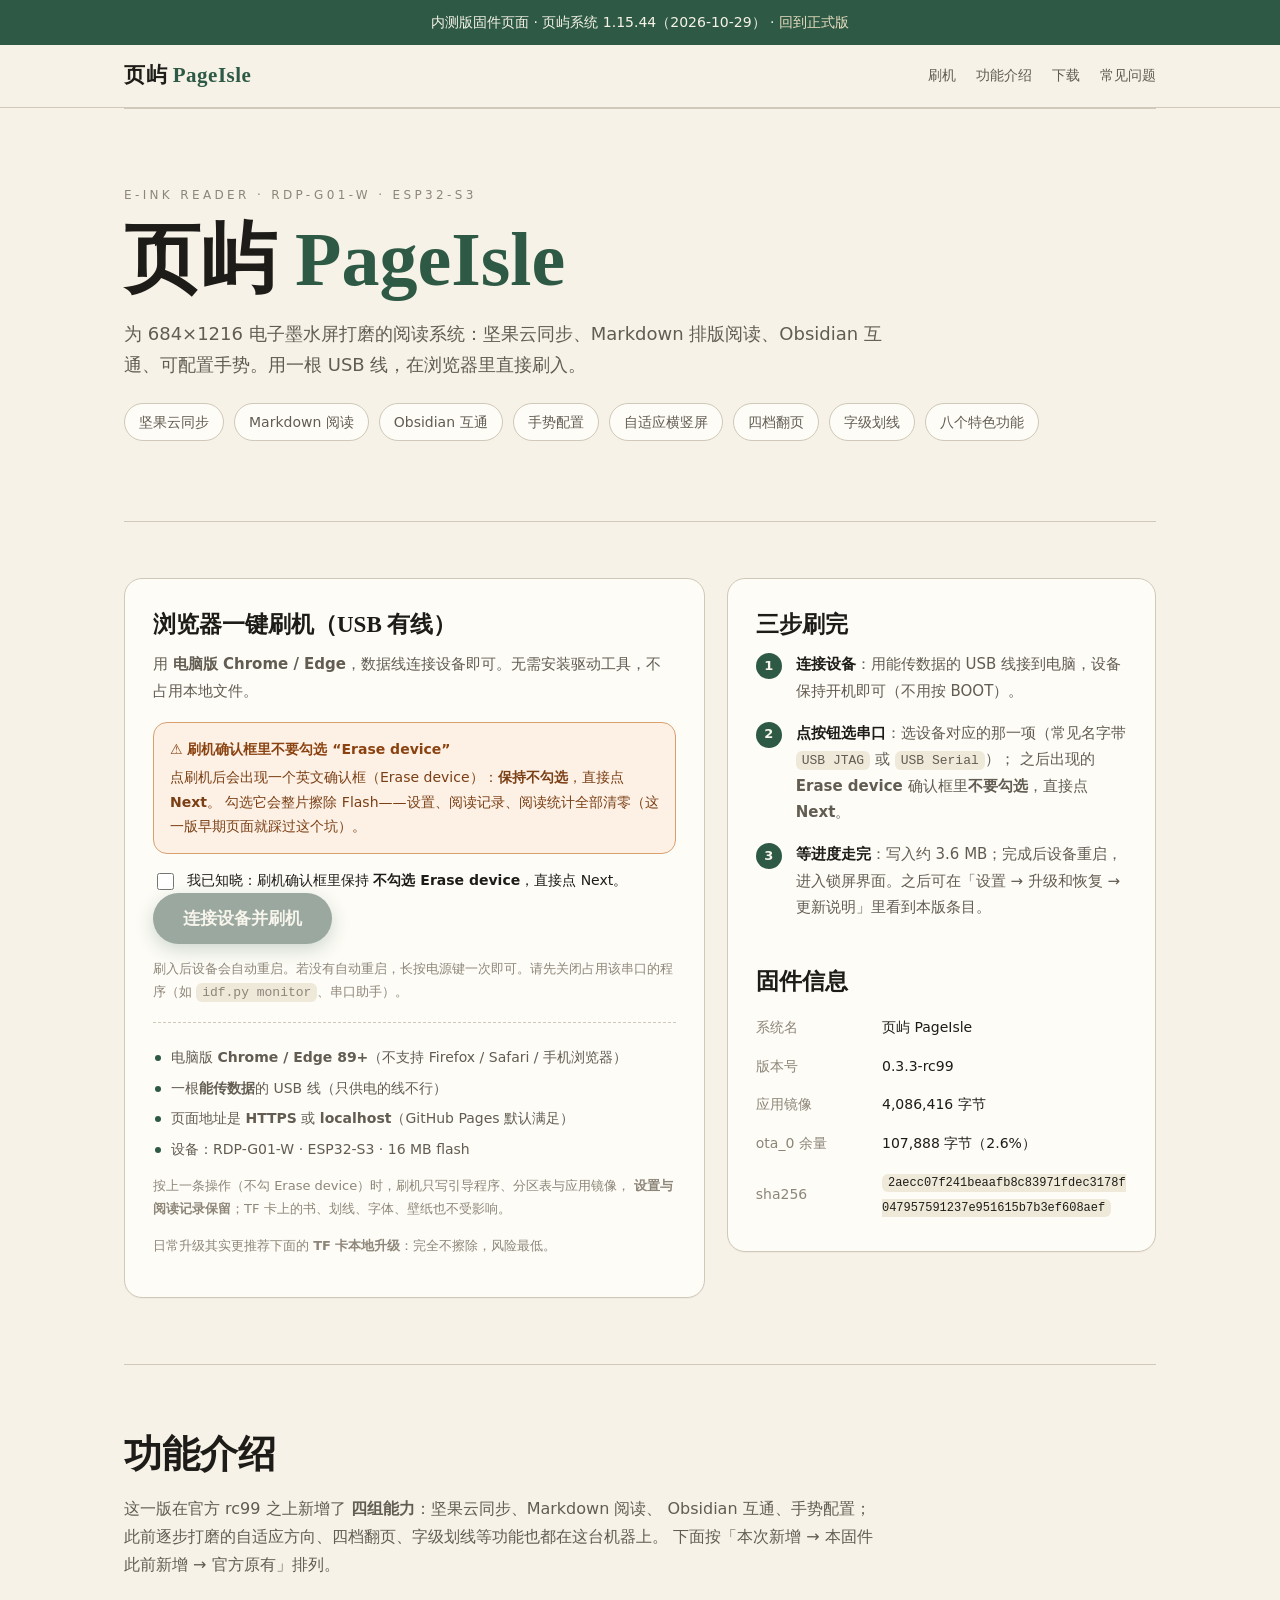
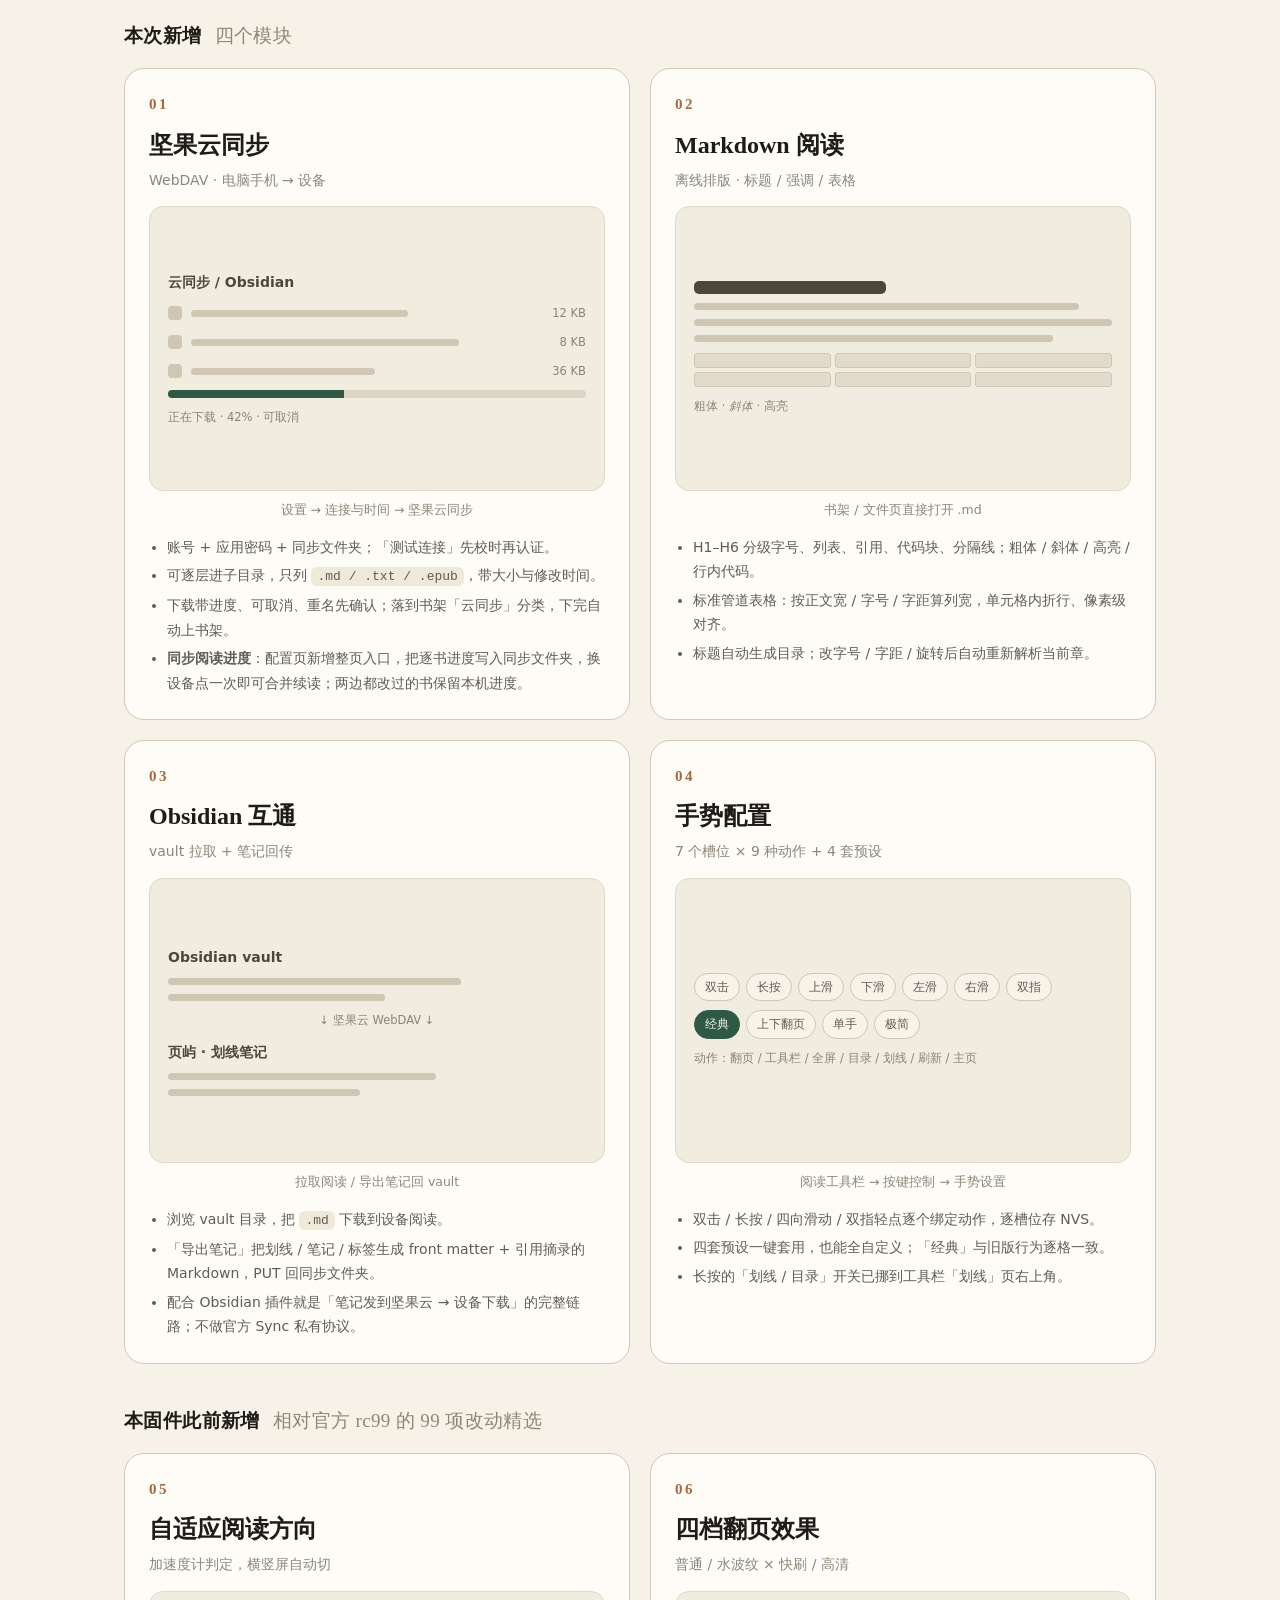
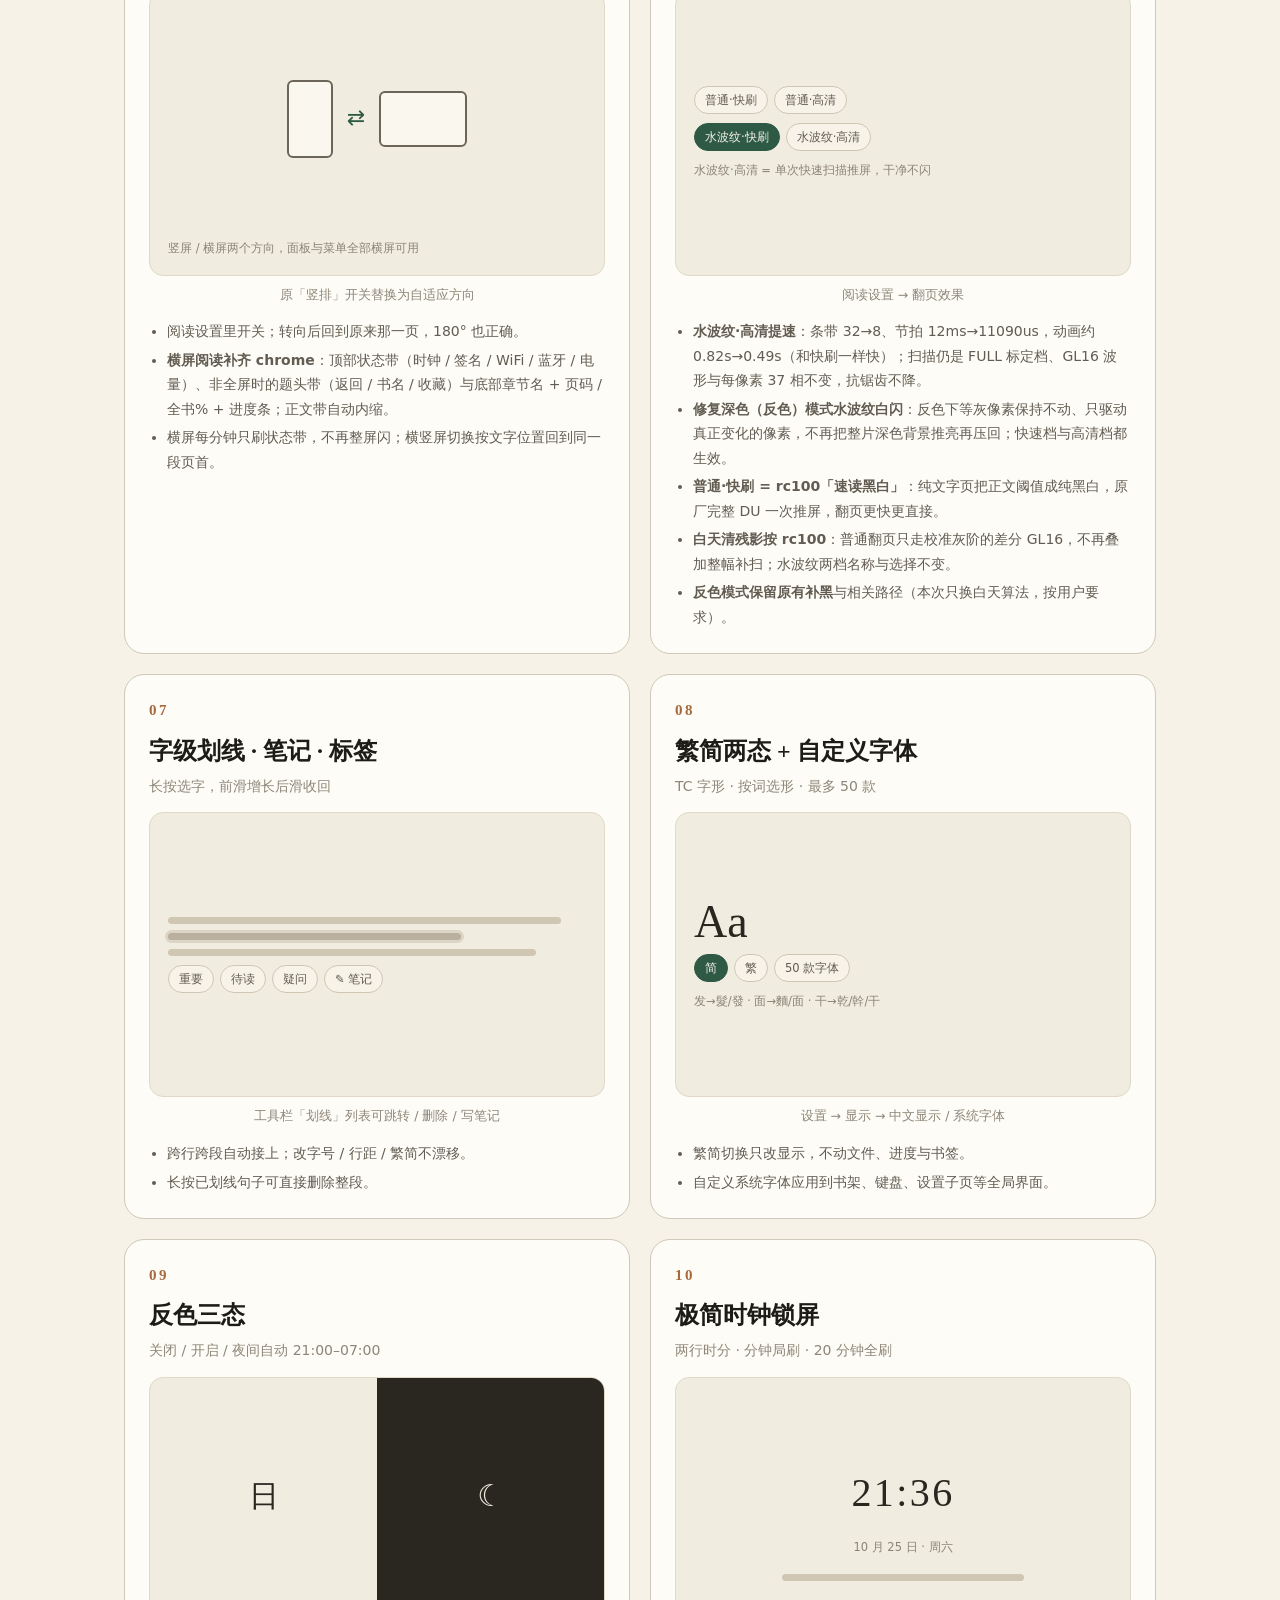
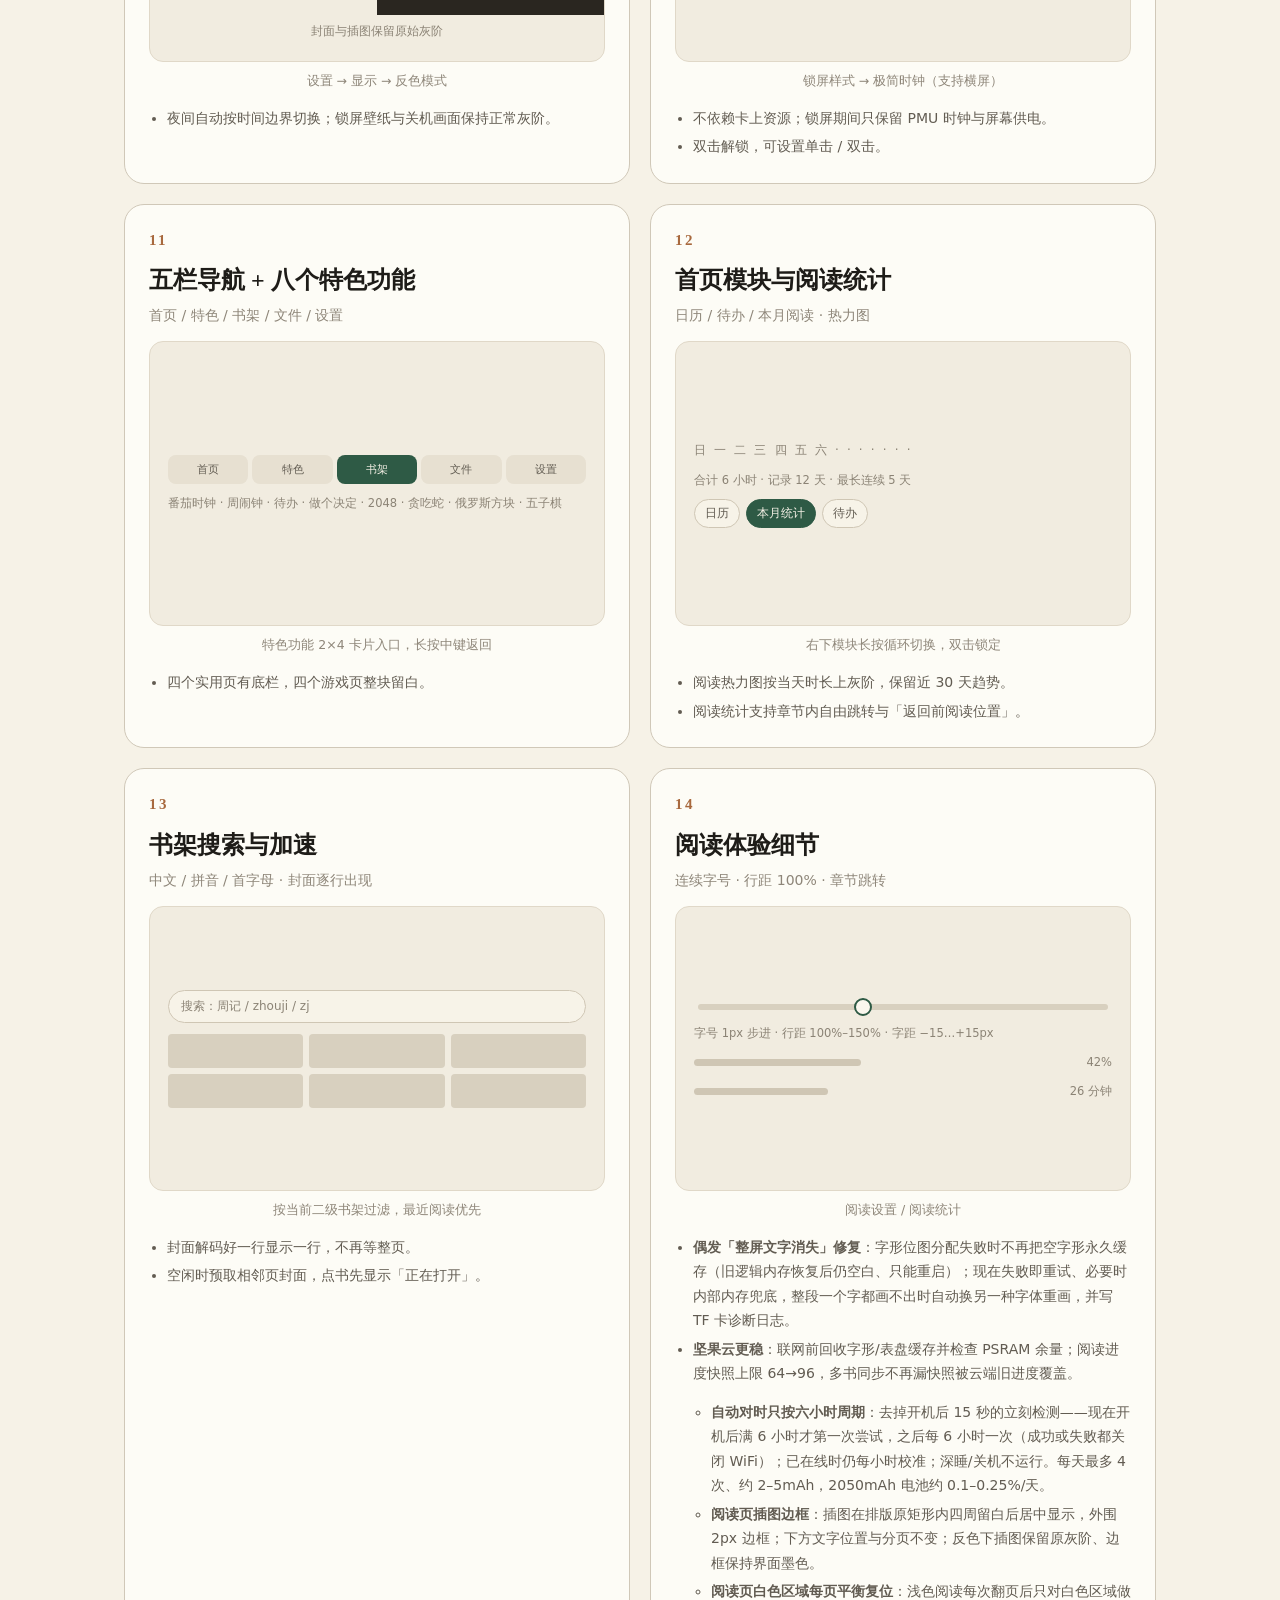
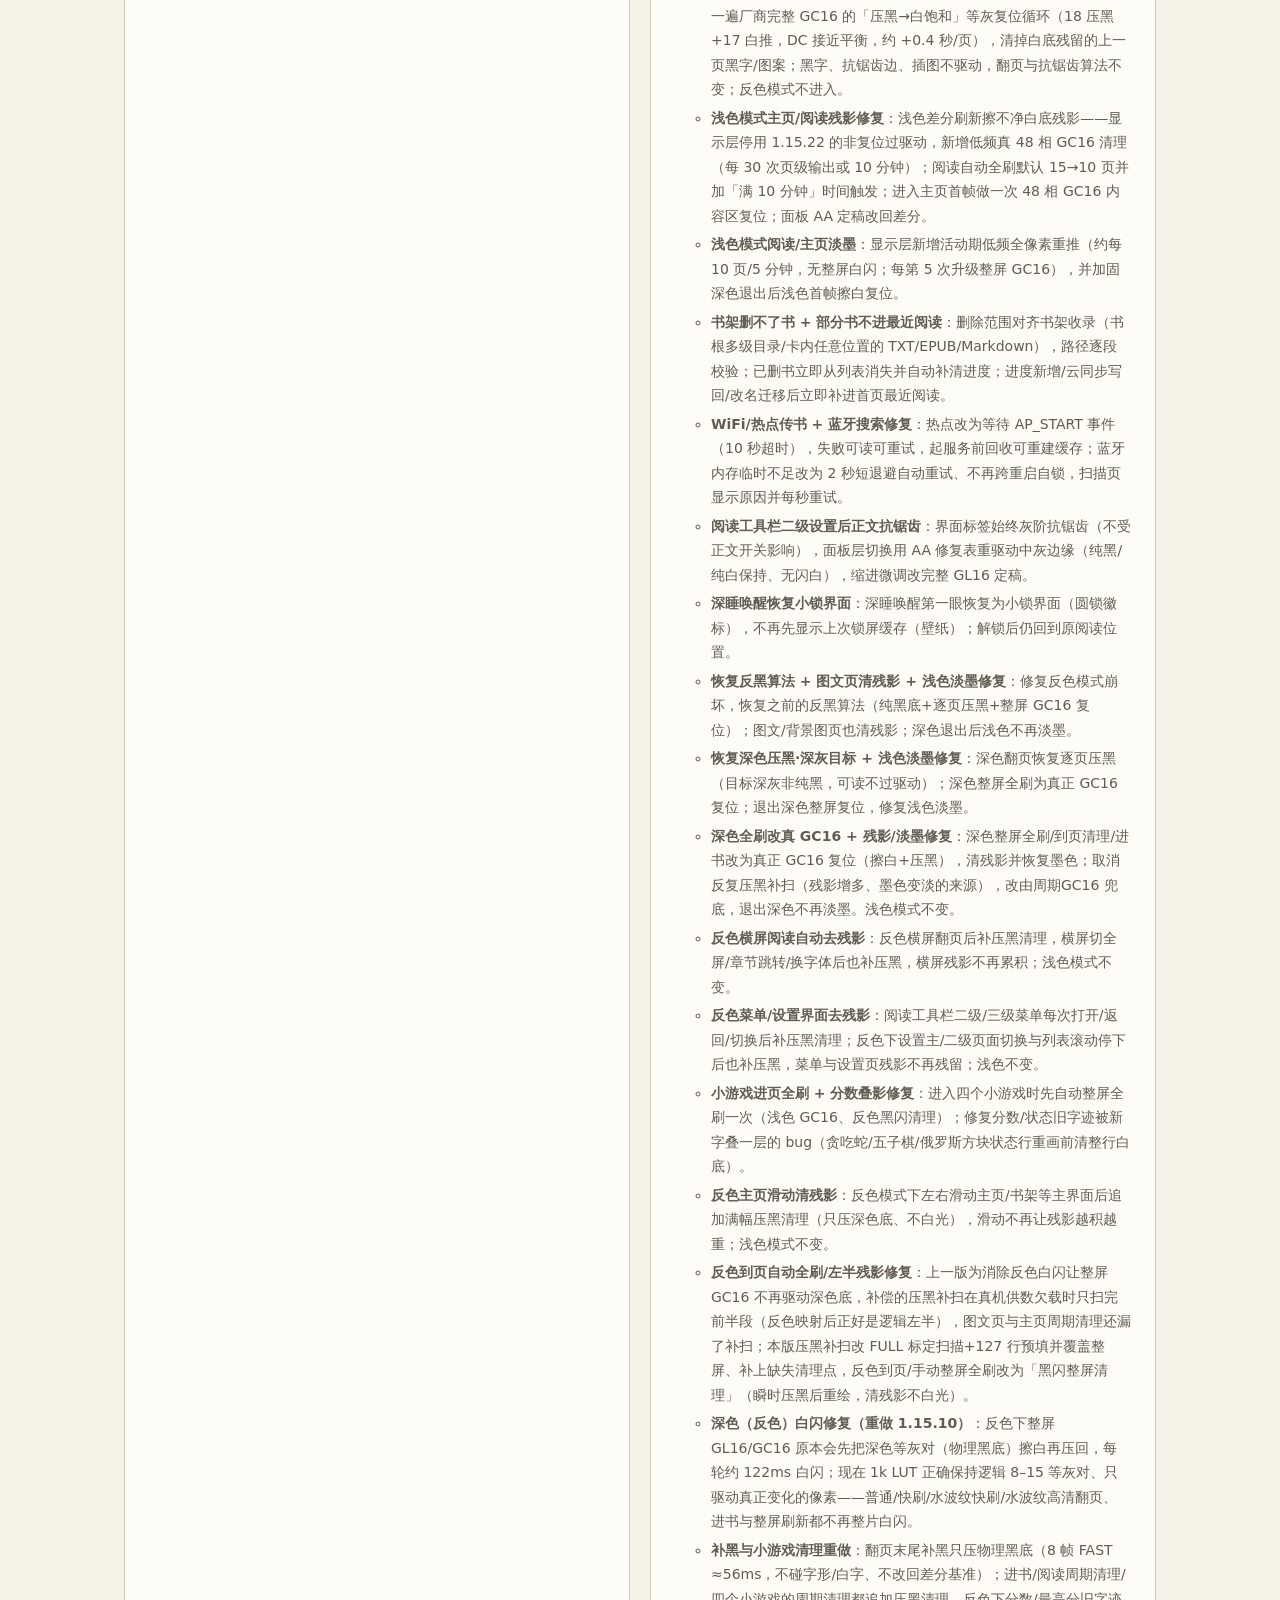
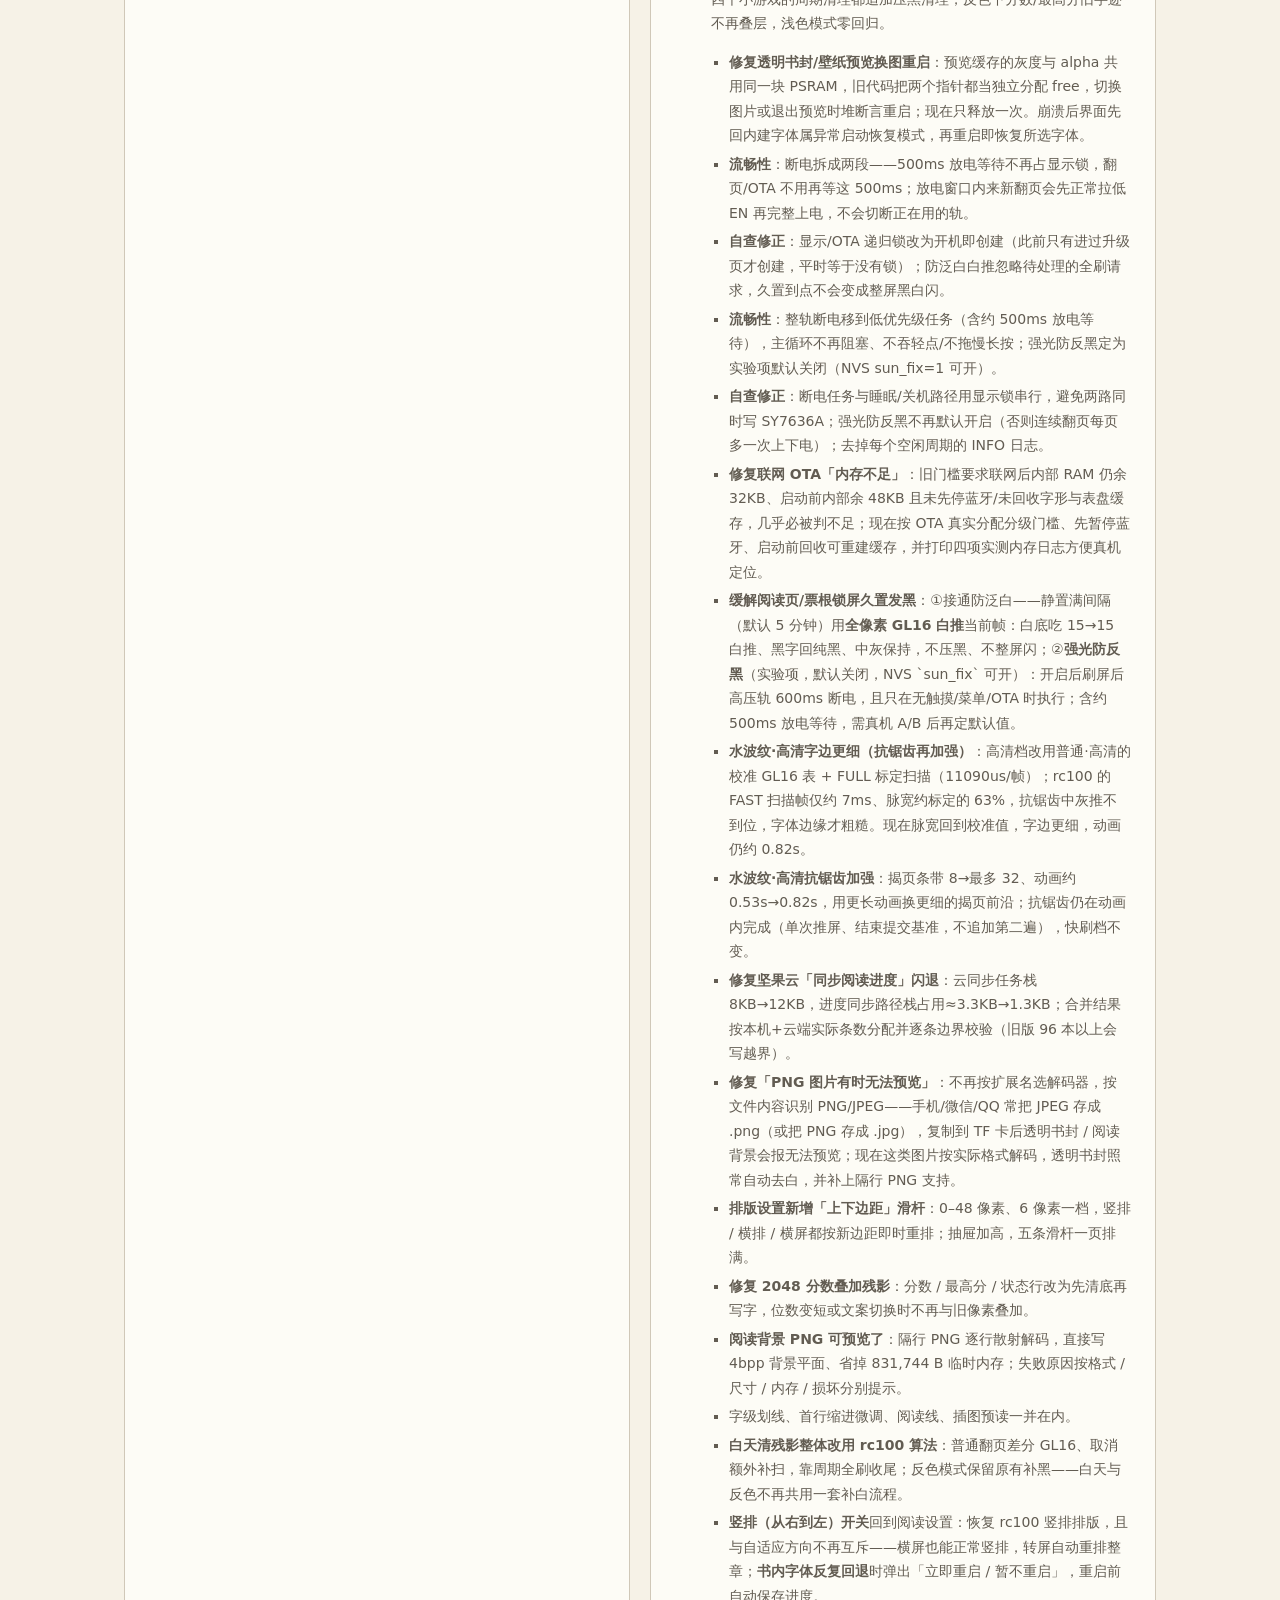
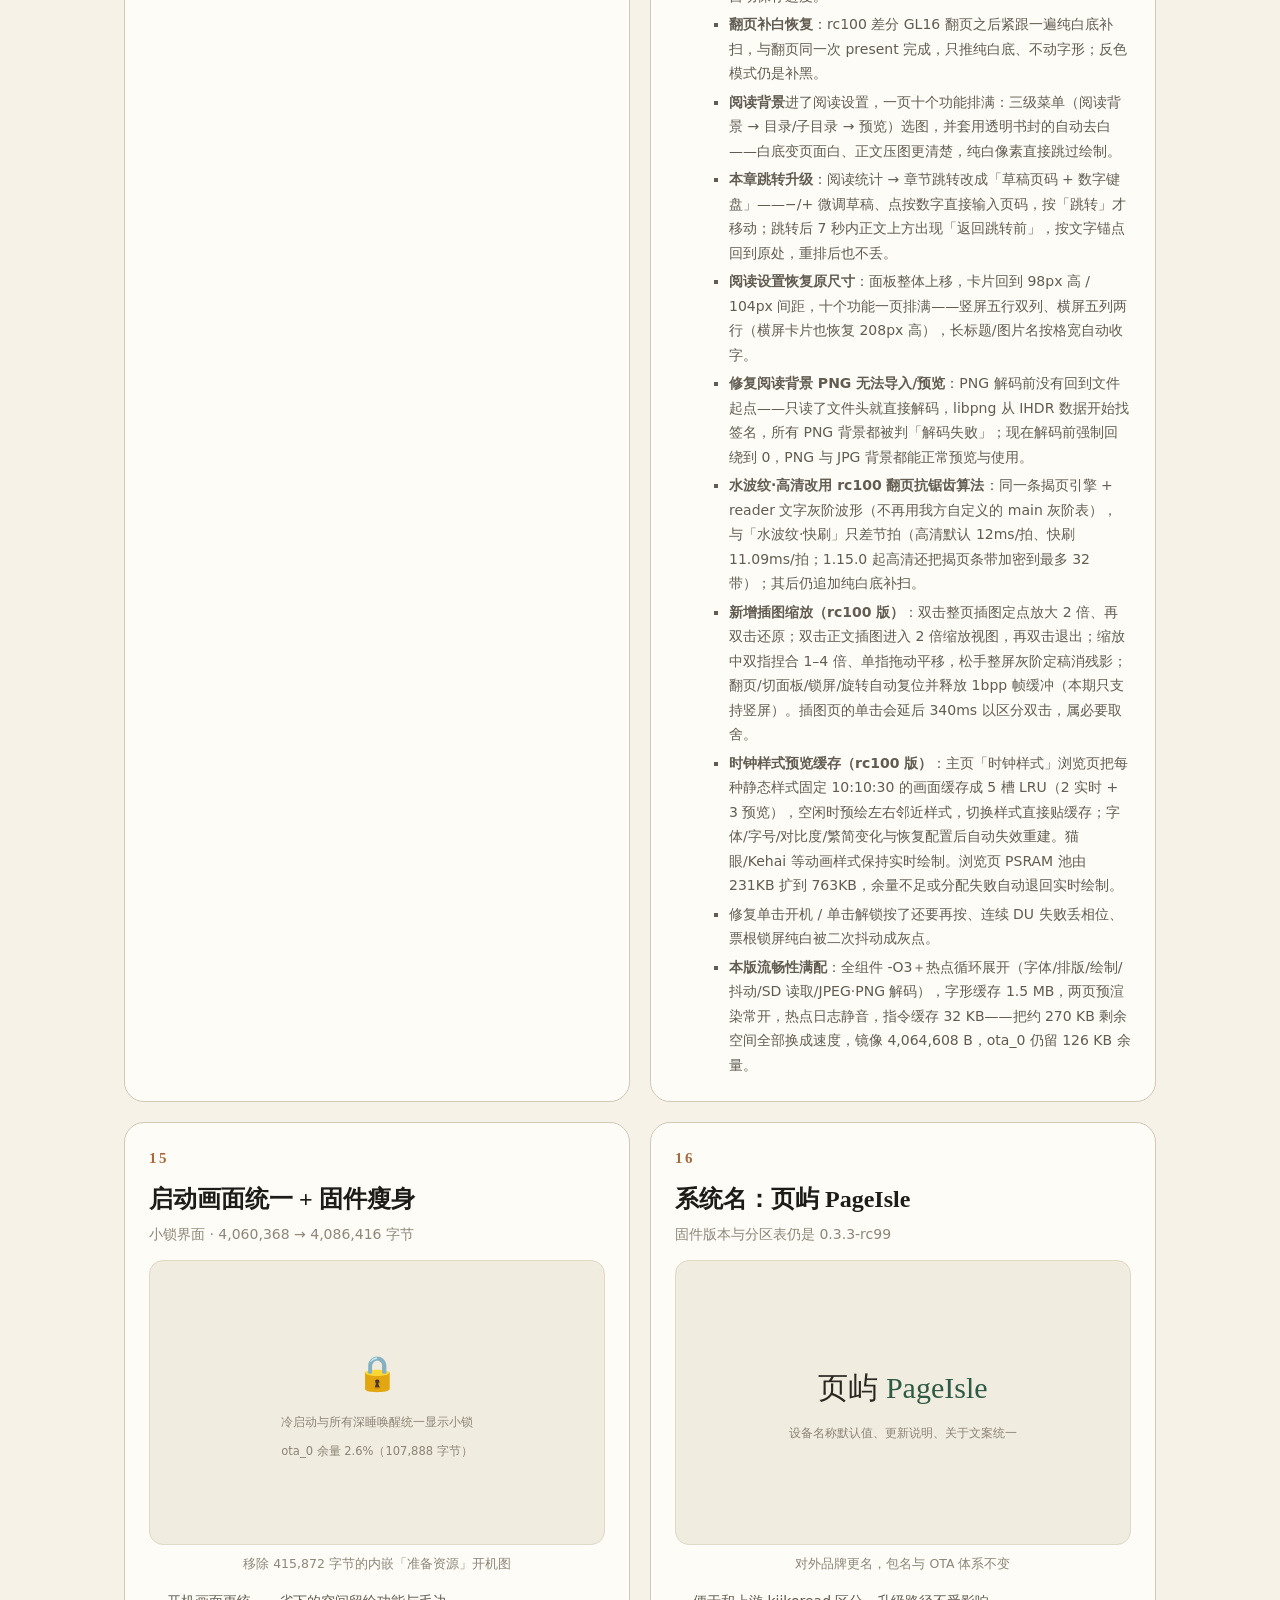
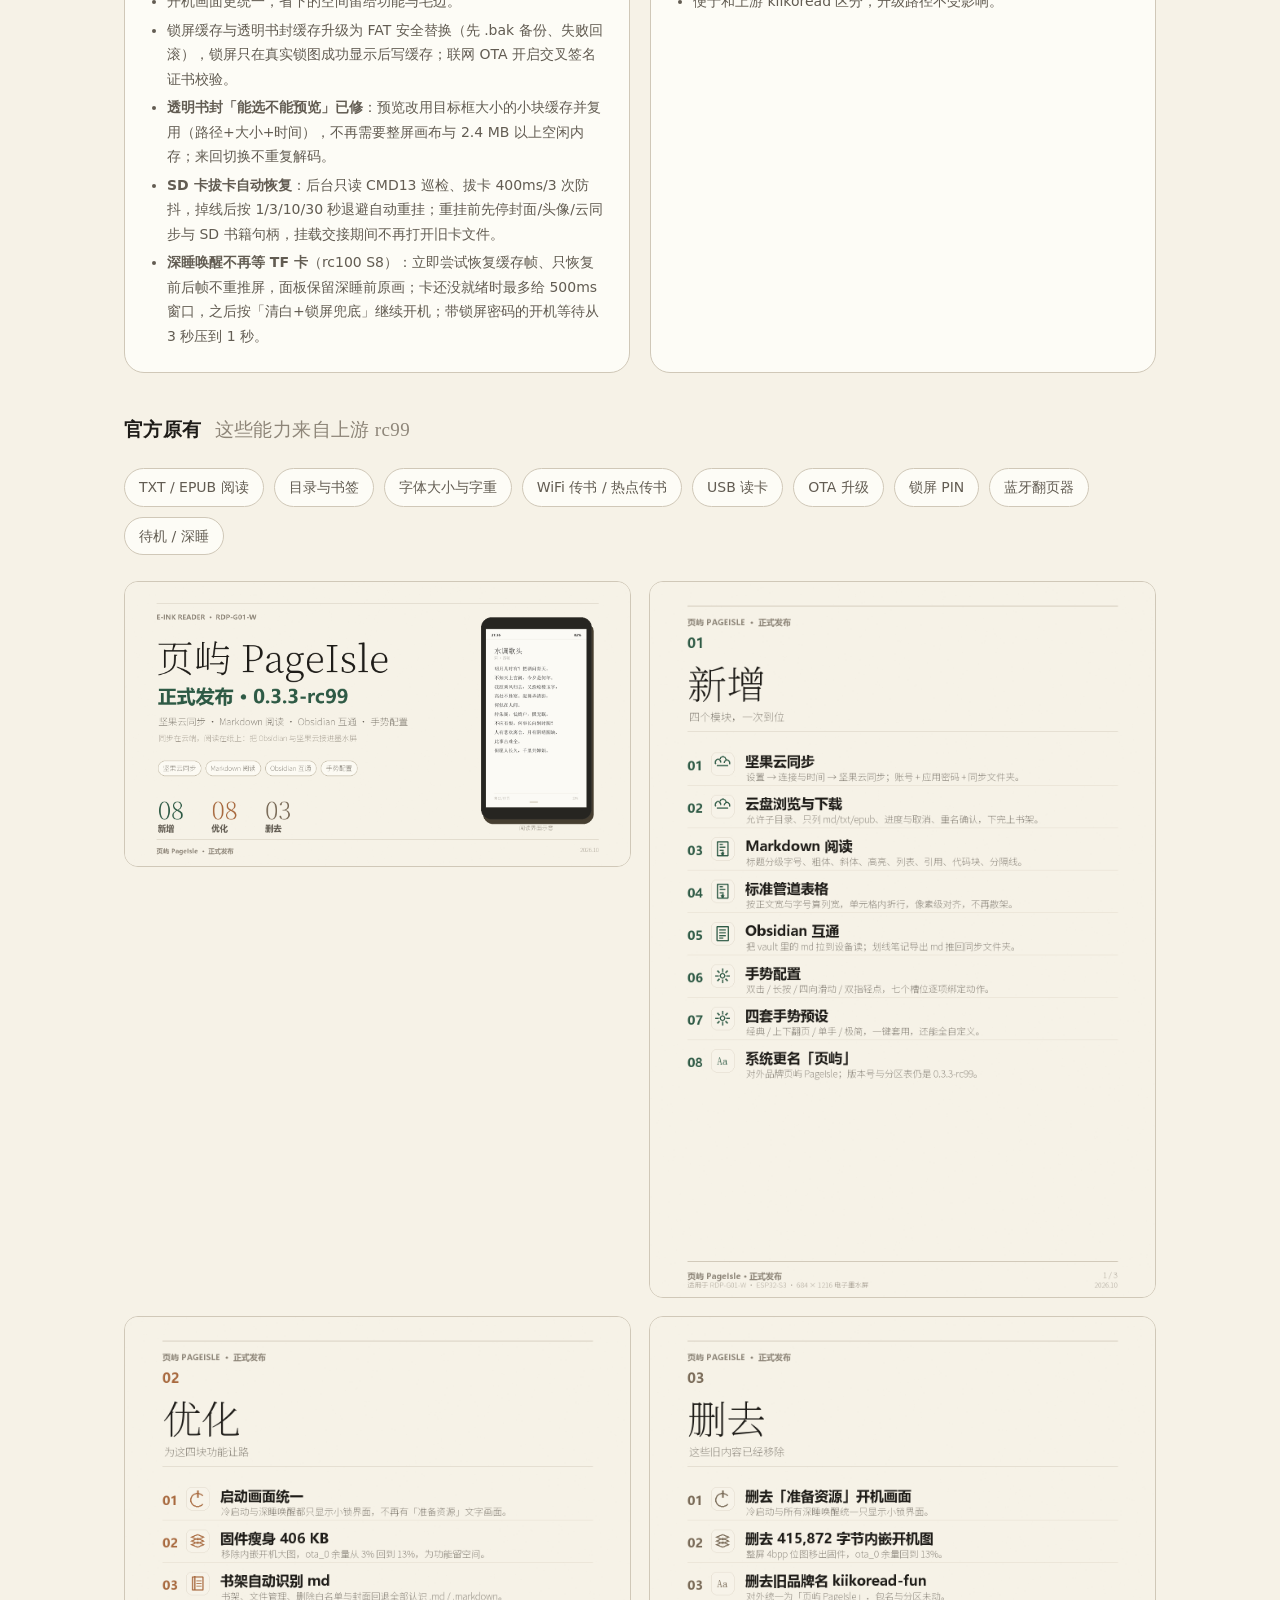
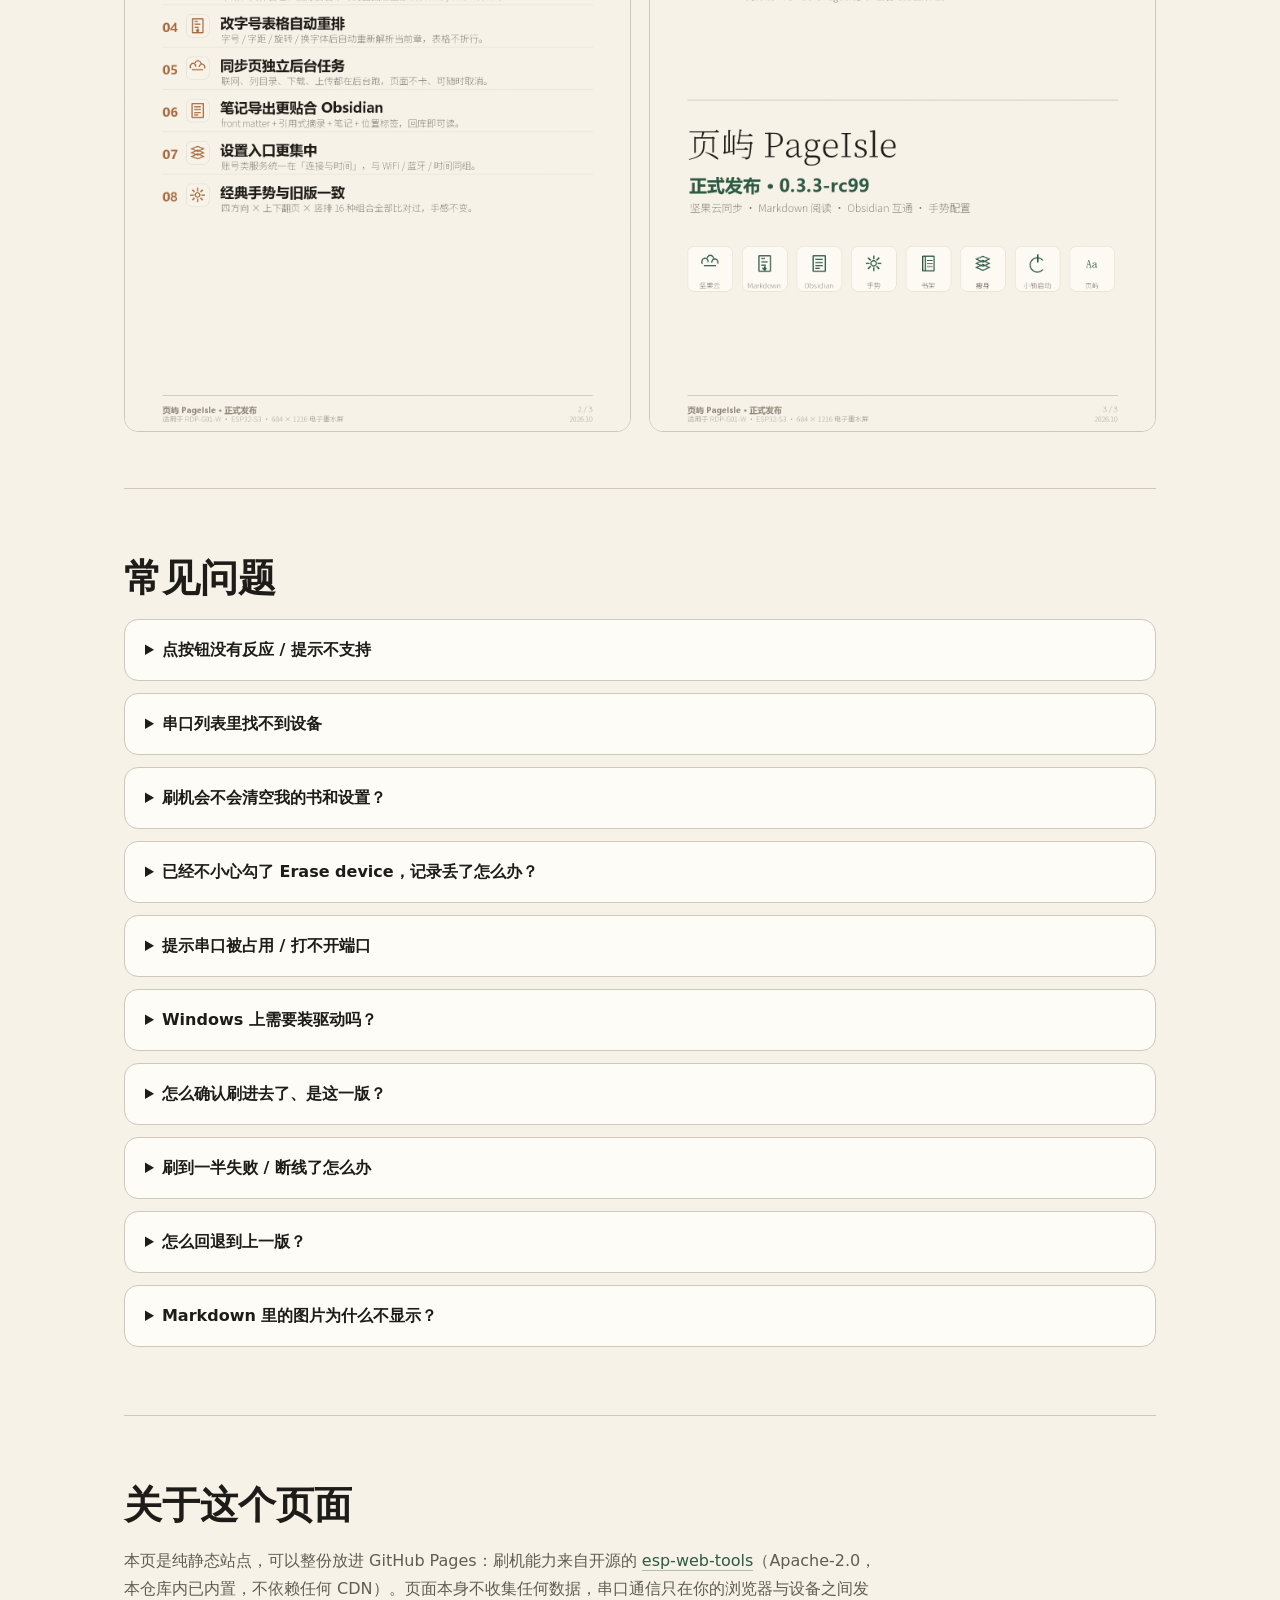
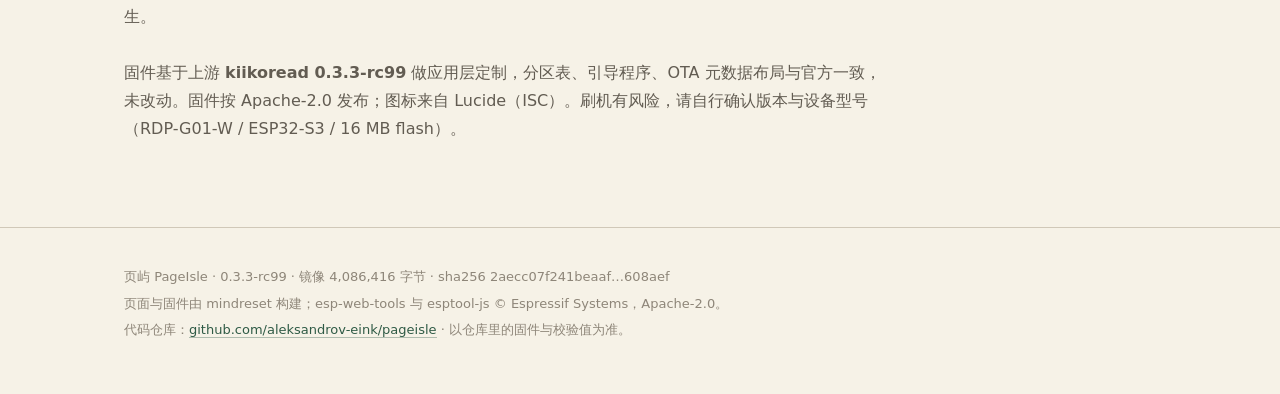
<file: beta/index.html>
<!doctype html>
<html lang="zh-CN">
<head>
<meta charset="utf-8">
<meta name="viewport" content="width=device-width, initial-scale=1">
<title>页屿 PageIsle · 刷机与功能介绍</title>
<meta name="description" content="页屿 PageIsle 墨水屏阅读器固件：浏览器一键刷机（USB 有线），支持坚果云同步、Markdown 阅读、Obsidian 互通与手势配置。">
<meta name="theme-color" content="#f6f2e7">
<link rel="icon" href="favicon.svg" type="image/svg+xml">
<link rel="stylesheet" href="style.css">
</head>
<body>
<div style="background:#2e5a45;color:#f6f2e7;padding:10px 16px;font-size:14px;text-align:center">内测版固件页面 · 页屿系统 1.15.44（2026-10-29） · <a style="color:#e8dcc0" href="../">回到正式版</a></div>


<header class="top">
  <div class="wrap">
    <div class="brand">页屿 <span>PageIsle</span></div>
    <nav>
      <a href="#flash">刷机</a>
      <a href="#features">功能介绍</a>
      <a href="#downloads">下载</a>
      <a href="#faq">常见问题</a>
    </nav>
  </div>
</header>

<main class="wrap">

  <section class="hero" id="top">
    <p class="eyebrow">E-INK READER · RDP-G01-W · ESP32-S3</p>
    <h1>页屿 <em>PageIsle</em></h1>
    <p class="lead">为 684×1216 电子墨水屏打磨的阅读系统：坚果云同步、Markdown 排版阅读、Obsidian 互通、可配置手势。用一根 USB 线，在浏览器里直接刷入。</p>
    <ul class="chips">
      <li>坚果云同步</li><li>Markdown 阅读</li><li>Obsidian 互通</li><li>手势配置</li>
      <li>自适应横竖屏</li><li>四档翻页</li><li>字级划线</li><li>八个特色功能</li>
    </ul>
  </section>

  <section class="flash" id="flash">
    <div class="card">
      <h2>浏览器一键刷机（USB 有线）</h2>
      <p class="sub">用 <b>电脑版 Chrome / Edge</b>，数据线连接设备即可。无需安装驱动工具，不占用本地文件。</p>

      <div class="warn">
        <b class="warn-title">⚠ 刷机确认框里不要勾选 “Erase device”</b>
        点刷机后会出现一个英文确认框（Erase device）：<b>保持不勾选</b>，直接点 <b>Next</b>。
        勾选它会整片擦除 Flash——设置、阅读记录、阅读统计全部清零（这一版早期页面就踩过这个坑）。
      </div>

      <label class="ack">
        <input type="checkbox" id="erase-ack">
        <span>我已知晓：刷机确认框里保持 <b>不勾选 Erase device</b>，直接点 Next。</span>
      </label>

      <esp-web-install-button manifest="firmware/manifest.json">
        <button class="flash-btn" slot="activate" id="flash-btn" disabled>连接设备并刷机</button>
        <span class="unsupported" slot="unsupported">当前浏览器不支持 Web Serial，请改用电脑版 Chrome 或 Edge（89 及以上）。</span>
        <span class="not-allowed" slot="not-allowed">页面必须通过 HTTPS 或 localhost 打开才能刷机。</span>
      </esp-web-install-button>

      <p class="hint">刷入后设备会自动重启。若没有自动重启，长按电源键一次即可。请先关闭占用该串口的程序（如 <code>idf.py monitor</code>、串口助手）。</p>
      <ul class="req">
        <li>电脑版 <b>Chrome / Edge 89+</b>（不支持 Firefox / Safari / 手机浏览器）</li>
        <li>一根<b>能传数据</b>的 USB 线（只供电的线不行）</li>
        <li>页面地址是 <b>HTTPS</b> 或 <b>localhost</b>（GitHub Pages 默认满足）</li>
        <li>设备：RDP-G01-W · ESP32-S3 · 16 MB flash</li>
      </ul>
      <p class="hint">按上一条操作（不勾 Erase device）时，刷机只写引导程序、分区表与应用镜像，
        <b>设置与阅读记录保留</b>；TF 卡上的书、划线、字体、壁纸也不受影响。</p>
      <p class="hint">日常升级其实更推荐下面的 <b>TF 卡本地升级</b>：完全不擦除，风险最低。</p>
    </div>

    <div class="card">
      <h2>三步刷完</h2>
      <ol class="steps">
        <li><strong>连接设备</strong>：用能传数据的 USB 线接到电脑，设备保持开机即可（不用按 BOOT）。</li>
        <li><strong>点按钮选串口</strong>：选设备对应的那一项（常见名字带 <code>USB JTAG</code> 或 <code>USB Serial</code>）；
          之后出现的 <b>Erase device</b> 确认框里<b>不要勾选</b>，直接点 <b>Next</b>。</li>
        <li><strong>等进度走完</strong>：写入约 3.6 MB；完成后设备重启，进入锁屏界面。之后可在「设置 → 升级和恢复 → 更新说明」里看到本版条目。</li>
      </ol>

      <h2 style="margin-top:26px">固件信息</h2>
      <table class="meta">
        <tr><th>系统名</th><td>页屿 PageIsle</td></tr>
        <tr><th>版本号</th><td>0.3.3-rc99</td></tr>
        <tr><th>应用镜像</th><td>4,086,416 字节</td></tr>
        <tr><th>ota_0 余量</th><td>107,888 字节（2.6%）</td></tr>
        <tr><th>sha256</th><td><code>2aecc07f241beaafb8c83971fdec3178f047957591237e951615b7b3ef608aef</code></td></tr>
      </table>
    </div>
  </section>

  <section id="features">
    <h2>功能介绍</h2>
    <p class="section-lead">这一版在官方 rc99 之上新增了 <b>四组能力</b>：坚果云同步、Markdown 阅读、
      Obsidian 互通、手势配置；此前逐步打磨的自适应方向、四档翻页、字级划线等功能也都在这台机器上。
      下面按「本次新增 → 本固件此前新增 → 官方原有」排列。</p>

    <h3 class="feat-group"><span>本次新增</span> 四个模块</h3>
    <div class="cards">

      <article class="promo-card">
        <div class="promo-no">01</div>
        <h3>坚果云同步</h3>
        <p class="promo-sub">WebDAV · 电脑手机 → 设备</p>
        <div class="promo-shot">
          <div class="mock">
            <div class="m-title">云同步 / Obsidian</div>
            <div class="m-row"><span class="m-dot"></span><span class="m-line" style="width:52%"></span><span class="m-meta">12 KB</span></div>
            <div class="m-row"><span class="m-dot"></span><span class="m-line" style="width:64%"></span><span class="m-meta">8 KB</span></div>
            <div class="m-row"><span class="m-dot"></span><span class="m-line" style="width:44%"></span><span class="m-meta">36 KB</span></div>
            <div class="m-progress"><span></span></div>
            <div class="m-meta2">正在下载 · 42% · 可取消</div>
          </div>
          <p class="promo-cap">设置 → 连接与时间 → 坚果云同步</p>
        </div>
        <ul class="promo-list">
          <li>账号 + 应用密码 + 同步文件夹；「测试连接」先校时再认证。</li>
          <li>可逐层进子目录，只列 <code>.md / .txt / .epub</code>，带大小与修改时间。</li>
          <li>下载带进度、可取消、重名先确认；落到书架「云同步」分类，下完自动上书架。</li>
          <li><b>同步阅读进度</b>：配置页新增整页入口，把逐书进度写入同步文件夹，换设备点一次即可合并续读；两边都改过的书保留本机进度。</li>
        </ul>
      </article>

      <article class="promo-card">
        <div class="promo-no">02</div>
        <h3>Markdown 阅读</h3>
        <p class="promo-sub">离线排版 · 标题 / 强调 / 表格</p>
        <div class="promo-shot">
          <div class="mock">
            <div class="m-h1"></div>
            <div class="m-line" style="width:92%"></div>
            <div class="m-line" style="width:100%"></div>
            <div class="m-line" style="width:86%"></div>
            <div class="m-table">
              <span class="m-cell"></span><span class="m-cell"></span><span class="m-cell"></span>
              <span class="m-cell"></span><span class="m-cell"></span><span class="m-cell"></span>
            </div>
            <div class="m-meta2">粗体 · <i>斜体</i> · <span class="m-hl">高亮</span></div>
          </div>
          <p class="promo-cap">书架 / 文件页直接打开 .md</p>
        </div>
        <ul class="promo-list">
          <li>H1–H6 分级字号、列表、引用、代码块、分隔线；粗体 / 斜体 / 高亮 / 行内代码。</li>
          <li>标准管道表格：按正文宽 / 字号 / 字距算列宽，单元格内折行、像素级对齐。</li>
          <li>标题自动生成目录；改字号 / 字距 / 旋转后自动重新解析当前章。</li>
        </ul>
      </article>

      <article class="promo-card">
        <div class="promo-no">03</div>
        <h3>Obsidian 互通</h3>
        <p class="promo-sub">vault 拉取 + 笔记回传</p>
        <div class="promo-shot">
          <div class="mock">
            <div class="m-title">Obsidian vault</div>
            <div class="m-line" style="width:70%"></div>
            <div class="m-line" style="width:52%"></div>
            <div class="m-arrow">↓ 坚果云 WebDAV ↓</div>
            <div class="m-title">页屿 · 划线笔记</div>
            <div class="m-line" style="width:64%"></div>
            <div class="m-line" style="width:46%"></div>
          </div>
          <p class="promo-cap">拉取阅读 / 导出笔记回 vault</p>
        </div>
        <ul class="promo-list">
          <li>浏览 vault 目录，把 <code>.md</code> 下载到设备阅读。</li>
          <li>「导出笔记」把划线 / 笔记 / 标签生成 front matter + 引用摘录的 Markdown，PUT 回同步文件夹。</li>
          <li>配合 Obsidian 插件就是「笔记发到坚果云 → 设备下载」的完整链路；不做官方 Sync 私有协议。</li>
        </ul>
      </article>

      <article class="promo-card">
        <div class="promo-no">04</div>
        <h3>手势配置</h3>
        <p class="promo-sub">7 个槽位 × 9 种动作 + 4 套预设</p>
        <div class="promo-shot">
          <div class="mock">
            <div class="m-chiprow">
              <span class="m-chip">双击</span><span class="m-chip">长按</span><span class="m-chip">上滑</span>
              <span class="m-chip">下滑</span><span class="m-chip">左滑</span><span class="m-chip">右滑</span>
              <span class="m-chip">双指</span>
            </div>
            <div class="m-chiprow">
              <span class="m-chip on">经典</span><span class="m-chip">上下翻页</span><span class="m-chip">单手</span><span class="m-chip">极简</span>
            </div>
            <div class="m-meta2">动作：翻页 / 工具栏 / 全屏 / 目录 / 划线 / 刷新 / 主页</div>
          </div>
          <p class="promo-cap">阅读工具栏 → 按键控制 → 手势设置</p>
        </div>
        <ul class="promo-list">
          <li>双击 / 长按 / 四向滑动 / 双指轻点逐个绑定动作，逐槽位存 NVS。</li>
          <li>四套预设一键套用，也能全自定义；「经典」与旧版行为逐格一致。</li>
          <li>长按的「划线 / 目录」开关已挪到工具栏「划线」页右上角。</li>
        </ul>
      </article>

    </div>

    <h3 class="feat-group"><span>本固件此前新增</span> 相对官方 rc99 的 99 项改动精选</h3>
    <div class="cards">

      <article class="promo-card">
        <div class="promo-no">05</div>
        <h3>自适应阅读方向</h3>
        <p class="promo-sub">加速度计判定，横竖屏自动切</p>
        <div class="promo-shot">
          <div class="mock">
            <div class="m-rotate"><span class="m-dev p"></span><span class="m-arrow2">⇄</span><span class="m-dev l"></span></div>
            <div class="m-meta2">竖屏 / 横屏两个方向，面板与菜单全部横屏可用</div>
          </div>
          <p class="promo-cap">原「竖排」开关替换为自适应方向</p>
        </div>
        <ul class="promo-list"><li>阅读设置里开关；转向后回到原来那一页，180° 也正确。</li><li><b>横屏阅读补齐 chrome</b>：顶部状态带（时钟 / 签名 / WiFi / 蓝牙 / 电量）、非全屏时的题头带（返回 / 书名 / 收藏）与底部章节名 + 页码 / 全书% + 进度条；正文带自动内缩。</li><li>横屏每分钟只刷状态带，不再整屏闪；横竖屏切换按文字位置回到同一段页首。</li></ul>
      </article>

      <article class="promo-card">
        <div class="promo-no">06</div>
        <h3>四档翻页效果</h3>
        <p class="promo-sub">普通 / 水波纹 × 快刷 / 高清</p>
        <div class="promo-shot">
          <div class="mock">
            <div class="m-chiprow"><span class="m-chip">普通·快刷</span><span class="m-chip">普通·高清</span></div>
            <div class="m-chiprow"><span class="m-chip on">水波纹·快刷</span><span class="m-chip">水波纹·高清</span></div>
            <div class="m-meta2">水波纹·高清 = 单次快速扫描推屏，干净不闪</div>
          </div>
          <p class="promo-cap">阅读设置 → 翻页效果</p>
        </div>
        <ul class="promo-list"><li><b>水波纹·高清提速</b>：条带 32→8、节拍 12ms→11090us，动画约 0.82s→0.49s（和快刷一样快）；扫描仍是 FULL 标定档、GL16 波形与每像素 37 相不变，抗锯齿不降。</li><li><b>修复深色（反色）模式水波纹白闪</b>：反色下等灰像素保持不动、只驱动真正变化的像素，不再把整片深色背景推亮再压回；快速档与高清档都生效。</li><li><b>普通·快刷 = rc100「速读黑白」</b>：纯文字页把正文阈值成纯黑白，原厂完整 DU 一次推屏，翻页更快更直接。</li><li><b>白天清残影按 rc100</b>：普通翻页只走校准灰阶的差分 GL16，不再叠加整幅补扫；水波纹两档名称与选择不变。</li><li><b>反色模式保留原有补黑</b>与相关路径（本次只换白天算法，按用户要求）。</li></ul>
      </article>

      <article class="promo-card">
        <div class="promo-no">07</div>
        <h3>字级划线 · 笔记 · 标签</h3>
        <p class="promo-sub">长按选字，前滑增长后滑收回</p>
        <div class="promo-shot">
          <div class="mock">
            <div class="m-line" style="width:94%"></div>
            <div class="m-line hi" style="width:70%"></div>
            <div class="m-line" style="width:88%"></div>
            <div class="m-chiprow"><span class="m-chip">重要</span><span class="m-chip">待读</span><span class="m-chip">疑问</span><span class="m-chip">✎ 笔记</span></div>
          </div>
          <p class="promo-cap">工具栏「划线」列表可跳转 / 删除 / 写笔记</p>
        </div>
        <ul class="promo-list"><li>跨行跨段自动接上；改字号 / 行距 / 繁简不漂移。</li><li>长按已划线句子可直接删除整段。</li></ul>
      </article>

      <article class="promo-card">
        <div class="promo-no">08</div>
        <h3>繁简两态 + 自定义字体</h3>
        <p class="promo-sub">TC 字形 · 按词选形 · 最多 50 款</p>
        <div class="promo-shot">
          <div class="mock">
            <div class="m-aa">Aa</div>
            <div class="m-chiprow"><span class="m-chip on">简</span><span class="m-chip">繁</span><span class="m-chip">50 款字体</span></div>
            <div class="m-meta2">发→髮/發 · 面→麵/面 · 干→乾/幹/干</div>
          </div>
          <p class="promo-cap">设置 → 显示 → 中文显示 / 系统字体</p>
        </div>
        <ul class="promo-list"><li>繁简切换只改显示，不动文件、进度与书签。</li><li>自定义系统字体应用到书架、键盘、设置子页等全局界面。</li></ul>
      </article>

      <article class="promo-card">
        <div class="promo-no">09</div>
        <h3>反色三态</h3>
        <p class="promo-sub">关闭 / 开启 / 夜间自动 21:00–07:00</p>
        <div class="promo-shot">
          <div class="mock split">
            <div class="m-half">日</div><div class="m-half dark">☾</div>
            <div class="m-meta2">封面与插图保留原始灰阶</div>
          </div>
          <p class="promo-cap">设置 → 显示 → 反色模式</p>
        </div>
        <ul class="promo-list"><li>夜间自动按时间边界切换；锁屏壁纸与关机画面保持正常灰阶。</li></ul>
      </article>

      <article class="promo-card">
        <div class="promo-no">10</div>
        <h3>极简时钟锁屏</h3>
        <p class="promo-sub">两行时分 · 分钟局刷 · 20 分钟全刷</p>
        <div class="promo-shot">
          <div class="mock center">
            <div class="m-time">21:36</div>
            <div class="m-meta2">10 月 25 日 · 周六</div>
            <div class="m-line" style="width:58%;margin:8px auto 0"></div>
          </div>
          <p class="promo-cap">锁屏样式 → 极简时钟（支持横屏）</p>
        </div>
        <ul class="promo-list"><li>不依赖卡上资源；锁屏期间只保留 PMU 时钟与屏幕供电。</li><li>双击解锁，可设置单击 / 双击。</li></ul>
      </article>

      <article class="promo-card">
        <div class="promo-no">11</div>
        <h3>五栏导航 + 八个特色功能</h3>
        <p class="promo-sub">首页 / 特色 / 书架 / 文件 / 设置</p>
        <div class="promo-shot">
          <div class="mock">
            <div class="m-tabs"><span>首页</span><span>特色</span><span class="on">书架</span><span>文件</span><span>设置</span></div>
            <div class="m-meta2">番茄时钟 · 周闹钟 · 待办 · 做个决定 · 2048 · 贪吃蛇 · 俄罗斯方块 · 五子棋</div>
          </div>
          <p class="promo-cap">特色功能 2×4 卡片入口，长按中键返回</p>
        </div>
        <ul class="promo-list"><li>四个实用页有底栏，四个游戏页整块留白。</li></ul>
      </article>

      <article class="promo-card">
        <div class="promo-no">12</div>
        <h3>首页模块与阅读统计</h3>
        <p class="promo-sub">日历 / 待办 / 本月阅读 · 热力图</p>
        <div class="promo-shot">
          <div class="mock">
            <div class="m-cal">日 一 二 三 四 五 六 · · · · · · ·</div>
            <div class="m-meta2">合计 6 小时 · 记录 12 天 · 最长连续 5 天</div>
            <div class="m-chiprow"><span class="m-chip">日历</span><span class="m-chip on">本月统计</span><span class="m-chip">待办</span></div>
          </div>
          <p class="promo-cap">右下模块长按循环切换，双击锁定</p>
        </div>
        <ul class="promo-list"><li>阅读热力图按当天时长上灰阶，保留近 30 天趋势。</li><li>阅读统计支持章节内自由跳转与「返回前阅读位置」。</li></ul>
      </article>

      <article class="promo-card">
        <div class="promo-no">13</div>
        <h3>书架搜索与加速</h3>
        <p class="promo-sub">中文 / 拼音 / 首字母 · 封面逐行出现</p>
        <div class="promo-shot">
          <div class="mock">
            <div class="m-search">搜索：周记 / zhouji / zj</div>
            <div class="m-books"><span></span><span></span><span></span><span></span><span></span><span></span></div>
          </div>
          <p class="promo-cap">按当前二级书架过滤，最近阅读优先</p>
        </div>
        <ul class="promo-list"><li>封面解码好一行显示一行，不再等整页。</li><li>空闲时预取相邻页封面，点书先显示「正在打开」。</li></ul>
      </article>

      <article class="promo-card">
        <div class="promo-no">14</div>
        <h3>阅读体验细节</h3>
        <p class="promo-sub">连续字号 · 行距 100% · 章节跳转</p>
        <div class="promo-shot">
          <div class="mock">
            <div class="m-slider"><span></span></div>
            <div class="m-meta2">字号 1px 步进 · 行距 100%–150% · 字距 −15…+15px</div>
            <div class="m-row"><span class="m-line" style="width:40%"></span><span class="m-meta">42%</span></div>
            <div class="m-row"><span class="m-line" style="width:32%"></span><span class="m-meta">26 分钟</span></div>
          </div>
          <p class="promo-cap">阅读设置 / 阅读统计</p>
        </div>
        <ul class="promo-list"><li><b>偶发「整屏文字消失」修复</b>：字形位图分配失败时不再把空字形永久缓存（旧逻辑内存恢复后仍空白、只能重启）；现在失败即重试、必要时内部内存兜底，整段一个字都画不出时自动换另一种字体重画，并写 TF 卡诊断日志。</li><li><b>坚果云更稳</b>：联网前回收字形/表盘缓存并检查 PSRAM 余量；阅读进度快照上限 64→96，多书同步不再漏快照被云端旧进度覆盖。</li><ul class="promo-list"><li><b>自动对时只按六小时周期</b>：去掉开机后 15 秒的立刻检测——现在开机后满 6 小时才第一次尝试，之后每 6 小时一次（成功或失败都关闭 WiFi）；已在线时仍每小时校准；深睡/关机不运行。每天最多 4 次、约 2–5mAh，2050mAh 电池约 0.1–0.25%/天。</li><li><b>阅读页插图边框</b>：插图在排版原矩形内四周留白后居中显示，外围 2px 边框；下方文字位置与分页不变；反色下插图保留原灰阶、边框保持界面墨色。</li><li><b>阅读页白色区域每页平衡复位</b>：浅色阅读每次翻页后只对白色区域做一遍厂商完整 GC16 的「压黑→白饱和」等灰复位循环（18 压黑+17 白推，DC 接近平衡，约 +0.4 秒/页），清掉白底残留的上一页黑字/图案；黑字、抗锯齿边、插图不驱动，翻页与抗锯齿算法不变；反色模式不进入。</li><li><b>浅色模式主页/阅读残影修复</b>：浅色差分刷新擦不净白底残影——显示层停用 1.15.22 的非复位过驱动，新增低频真 48 相 GC16 清理（每 30 次页级输出或 10 分钟）；阅读自动全刷默认 15→10 页并加「满 10 分钟」时间触发；进入主页首帧做一次 48 相 GC16 内容区复位；面板 AA 定稿改回差分。</li><li><b>浅色模式阅读/主页淡墨</b>：显示层新增活动期低频全像素重推（约每 10 页/5 分钟，无整屏白闪；每第 5 次升级整屏 GC16），并加固深色退出后浅色首帧擦白复位。</li><li><b>书架删不了书 + 部分书不进最近阅读</b>：删除范围对齐书架收录（书根多级目录/卡内任意位置的 TXT/EPUB/Markdown），路径逐段校验；已删书立即从列表消失并自动补清进度；进度新增/云同步写回/改名迁移后立即补进首页最近阅读。</li><li><b>WiFi/热点传书 + 蓝牙搜索修复</b>：热点改为等待 AP_START 事件（10 秒超时），失败可读可重试，起服务前回收可重建缓存；蓝牙内存临时不足改为 2 秒短退避自动重试、不再跨重启自锁，扫描页显示原因并每秒重试。</li><li><b>阅读工具栏二级设置后正文抗锯齿</b>：界面标签始终灰阶抗锯齿（不受正文开关影响），面板层切换用 AA 修复表重驱动中灰边缘（纯黑/纯白保持、无闪白），缩进微调改完整 GL16 定稿。</li><li><b>深睡唤醒恢复小锁界面</b>：深睡唤醒第一眼恢复为小锁界面（圆锁徽标），不再先显示上次锁屏缓存（壁纸）；解锁后仍回到原阅读位置。</li><li><b>恢复反黑算法 + 图文页清残影 + 浅色淡墨修复</b>：修复反色模式崩坏，恢复之前的反黑算法（纯黑底+逐页压黑+整屏 GC16 复位）；图文/背景图页也清残影；深色退出后浅色不再淡墨。</li><li><b>恢复深色压黑·深灰目标 + 浅色淡墨修复</b>：深色翻页恢复逐页压黑（目标深灰非纯黑，可读不过驱动）；深色整屏全刷为真正 GC16 复位；退出深色整屏复位，修复浅色淡墨。</li><li><b>深色全刷改真 GC16 + 残影/淡墨修复</b>：深色整屏全刷/到页清理/进书改为真正 GC16 复位（擦白+压黑），清残影并恢复墨色；取消反复压黑补扫（残影增多、墨色变淡的来源），改由周期GC16 兜底，退出深色不再淡墨。浅色模式不变。</li><li><b>反色横屏阅读自动去残影</b>：反色横屏翻页后补压黑清理，横屏切全屏/章节跳转/换字体后也补压黑，横屏残影不再累积；浅色模式不变。</li><li><b>反色菜单/设置界面去残影</b>：阅读工具栏二级/三级菜单每次打开/返回/切换后补压黑清理；反色下设置主/二级页面切换与列表滚动停下后也补压黑，菜单与设置页残影不再残留；浅色不变。</li><li><b>小游戏进页全刷 + 分数叠影修复</b>：进入四个小游戏时先自动整屏全刷一次（浅色 GC16、反色黑闪清理）；修复分数/状态旧字迹被新字叠一层的 bug（贪吃蛇/五子棋/俄罗斯方块状态行重画前清整行白底）。</li><li><b>反色主页滑动清残影</b>：反色模式下左右滑动主页/书架等主界面后追加满幅压黑清理（只压深色底、不白光），滑动不再让残影越积越重；浅色模式不变。</li><li><b>反色到页自动全刷/左半残影修复</b>：上一版为消除反色白闪让整屏 GC16 不再驱动深色底，补偿的压黑补扫在真机供数欠载时只扫完前半段（反色映射后正好是逻辑左半），图文页与主页周期清理还漏了补扫；本版压黑补扫改 FULL 标定扫描+127 行预填并覆盖整屏、补上缺失清理点，反色到页/手动整屏全刷改为「黑闪整屏清理」（瞬时压黑后重绘，清残影不白光）。</li><li><b>深色（反色）白闪修复（重做 1.15.10）</b>：反色下整屏 GL16/GC16 原本会先把深色等灰对（物理黑底）擦白再压回，每轮约 122ms 白闪；现在 1k LUT 正确保持逻辑 8–15 等灰对、只驱动真正变化的像素——普通/快刷/水波纹快刷/水波纹高清翻页、进书与整屏刷新都不再整片白闪。</li><li><b>补黑与小游戏清理重做</b>：翻页末尾补黑只压物理黑底（8 帧 FAST ≈56ms，不碰字形/白字、不改回差分基准）；进书/阅读周期清理/四个小游戏的周期清理都追加压黑清理，反色下分数/最高分旧字迹不再叠层，浅色模式零回归。</li><ul class="promo-list"><li><b>修复透明书封/壁纸预览换图重启</b>：预览缓存的灰度与 alpha 共用同一块 PSRAM，旧代码把两个指针都当独立分配 free，切换图片或退出预览时堆断言重启；现在只释放一次。崩溃后界面先回内建字体属异常启动恢复模式，再重启即恢复所选字体。</li><li><b>流畅性</b>：断电拆成两段——500ms 放电等待不再占显示锁，翻页/OTA 不用再等这 500ms；放电窗口内来新翻页会先正常拉低 EN 再完整上电，不会切断正在用的轨。</li><li><b>自查修正</b>：显示/OTA 递归锁改为开机即创建（此前只有进过升级页才创建，平时等于没有锁）；防泛白白推忽略待处理的全刷请求，久置到点不会变成整屏黑白闪。</li><li><b>流畅性</b>：整轨断电移到低优先级任务（含约 500ms 放电等待），主循环不再阻塞、不吞轻点/不拖慢长按；强光防反黑定为实验项默认关闭（NVS sun_fix=1 可开）。</li><li><b>自查修正</b>：断电任务与睡眠/关机路径用显示锁串行，避免两路同时写 SY7636A；强光防反黑不再默认开启（否则连续翻页每页多一次上下电）；去掉每个空闲周期的 INFO 日志。</li><li><b>修复联网 OTA「内存不足」</b>：旧门槛要求联网后内部 RAM 仍余 32KB、启动前内部余 48KB 且未先停蓝牙/未回收字形与表盘缓存，几乎必被判不足；现在按 OTA 真实分配分级门槛、先暂停蓝牙、启动前回收可重建缓存，并打印四项实测内存日志方便真机定位。</li><li><b>缓解阅读页/票根锁屏久置发黑</b>：①接通防泛白——静置满间隔（默认 5 分钟）用<b>全像素 GL16 白推</b>当前帧：白底吃 15→15 白推、黑字回纯黑、中灰保持，不压黑、不整屏闪；②<b>强光防反黑</b>（实验项，默认关闭，NVS `sun_fix` 可开）：开启后刷屏后高压轨 600ms 断电，且只在无触摸/菜单/OTA 时执行；含约 500ms 放电等待，需真机 A/B 后再定默认值。</li><li><b>水波纹·高清字边更细（抗锯齿再加强）</b>：高清档改用普通·高清的校准 GL16 表 + FULL 标定扫描（11090us/帧）；rc100 的 FAST 扫描帧仅约 7ms、脉宽约标定的 63%，抗锯齿中灰推不到位，字体边缘才粗糙。现在脉宽回到校准值，字边更细，动画仍约 0.82s。</li><li><b>水波纹·高清抗锯齿加强</b>：揭页条带 8→最多 32、动画约 0.53s→0.82s，用更长动画换更细的揭页前沿；抗锯齿仍在动画内完成（单次推屏、结束提交基准，不追加第二遍），快刷档不变。</li><li><b>修复坚果云「同步阅读进度」闪退</b>：云同步任务栈 8KB→12KB，进度同步路径栈占用≈3.3KB→1.3KB；合并结果按本机+云端实际条数分配并逐条边界校验（旧版 96 本以上会写越界）。</li><li><b>修复「PNG 图片有时无法预览」</b>：不再按扩展名选解码器，按文件内容识别 PNG/JPEG——手机/微信/QQ 常把 JPEG 存成 .png（或把 PNG 存成 .jpg），复制到 TF 卡后透明书封 / 阅读背景会报无法预览；现在这类图片按实际格式解码，透明书封照常自动去白，并补上隔行 PNG 支持。</li><li><b>排版设置新增「上下边距」滑杆</b>：0–48 像素、6 像素一档，竖排 / 横排 / 横屏都按新边距即时重排；抽屉加高，五条滑杆一页排满。</li><li><b>修复 2048 分数叠加残影</b>：分数 / 最高分 / 状态行改为先清底再写字，位数变短或文案切换时不再与旧像素叠加。</li><li><b>阅读背景 PNG 可预览了</b>：隔行 PNG 逐行散射解码，直接写 4bpp 背景平面、省掉 831,744 B 临时内存；失败原因按格式 / 尺寸 / 内存 / 损坏分别提示。</li><li>字级划线、首行缩进微调、阅读线、插图预读一并在内。</li><li><b>白天清残影整体改用 rc100 算法</b>：普通翻页差分 GL16、取消额外补扫，靠周期全刷收尾；反色模式保留原有补黑——白天与反色不再共用一套补白流程。</li><li><b>竖排（从右到左）开关</b>回到阅读设置：恢复 rc100 竖排排版，且与自适应方向不再互斥——横屏也能正常竖排，转屏自动重排整章；<b>书内字体反复回退</b>时弹出「立即重启 / 暂不重启」，重启前自动保存进度。</li><li><b>翻页补白恢复</b>：rc100 差分 GL16 翻页之后紧跟一遍纯白底补扫，与翻页同一次 present 完成，只推纯白底、不动字形；反色模式仍是补黑。</li><li><b>阅读背景</b>进了阅读设置，一页十个功能排满：三级菜单（阅读背景 → 目录/子目录 → 预览）选图，并套用透明书封的自动去白——白底变页面白、正文压图更清楚，纯白像素直接跳过绘制。</li><li><b>本章跳转升级</b>：阅读统计 → 章节跳转改成「草稿页码 + 数字键盘」——−/+ 微调草稿、点按数字直接输入页码，按「跳转」才移动；跳转后 7 秒内正文上方出现「返回跳转前」，按文字锚点回到原处，重排后也不丢。</li><li><b>阅读设置恢复原尺寸</b>：面板整体上移，卡片回到 98px 高 / 104px 间距，十个功能一页排满——竖屏五行双列、横屏五列两行（横屏卡片也恢复 208px 高），长标题/图片名按格宽自动收字。</li><li><b>修复阅读背景 PNG 无法导入/预览</b>：PNG 解码前没有回到文件起点——只读了文件头就直接解码，libpng 从 IHDR 数据开始找签名，所有 PNG 背景都被判「解码失败」；现在解码前强制回绕到 0，PNG 与 JPG 背景都能正常预览与使用。</li><li><b>水波纹·高清改用 rc100 翻页抗锯齿算法</b>：同一条揭页引擎 + reader 文字灰阶波形（不再用我方自定义的 main 灰阶表），与「水波纹·快刷」只差节拍（高清默认 12ms/拍、快刷 11.09ms/拍；1.15.0 起高清还把揭页条带加密到最多 32 带）；其后仍追加纯白底补扫。</li><li><b>新增插图缩放（rc100 版）</b>：双击整页插图定点放大 2 倍、再双击还原；双击正文插图进入 2 倍缩放视图，再双击退出；缩放中双指捏合 1–4 倍、单指拖动平移，松手整屏灰阶定稿消残影；翻页/切面板/锁屏/旋转自动复位并释放 1bpp 帧缓冲（本期只支持竖屏）。插图页的单击会延后 340ms 以区分双击，属必要取舍。</li><li><b>时钟样式预览缓存（rc100 版）</b>：主页「时钟样式」浏览页把每种静态样式固定 10:10:30 的画面缓存成 5 槽 LRU（2 实时 + 3 预览），空闲时预绘左右邻近样式，切换样式直接贴缓存；字体/字号/对比度/繁简变化与恢复配置后自动失效重建。猫眼/Kehai 等动画样式保持实时绘制。浏览页 PSRAM 池由 231KB 扩到 763KB，余量不足或分配失败自动退回实时绘制。</li><li>修复单击开机 / 单击解锁按了还要再按、连续 DU 失败丢相位、票根锁屏纯白被二次抖动成灰点。</li><li><b>本版流畅性满配</b>：全组件 -O3＋热点循环展开（字体/排版/绘制/抖动/SD 读取/JPEG·PNG 解码），字形缓存 1.5 MB，两页预渲染常开，热点日志静音，指令缓存 32 KB——把约 270 KB 剩余空间全部换成速度，镜像 4,064,608 B，ota_0 仍留 126 KB 余量。</li></ul>
      </article>

      <article class="promo-card">
        <div class="promo-no">15</div>
        <h3>启动画面统一 + 固件瘦身</h3>
        <p class="promo-sub">小锁界面 · 4,060,368 → 4,086,416 字节</p>
        <div class="promo-shot">
          <div class="mock center">
            <div class="m-lock">🔒</div>
            <div class="m-meta2">冷启动与所有深睡唤醒统一显示小锁</div>
            <div class="m-meta2">ota_0 余量 2.6%（107,888 字节）</div>
          </div>
          <p class="promo-cap">移除 415,872 字节的内嵌「准备资源」开机图</p>
        </div>
        <ul class="promo-list"><li>开机画面更统一，省下的空间留给功能与毛边。</li><li>锁屏缓存与透明书封缓存升级为 FAT 安全替换（先 .bak 备份、失败回滚），锁屏只在真实锁图成功显示后写缓存；联网 OTA 开启交叉签名证书校验。</li><li><b>透明书封「能选不能预览」已修</b>：预览改用目标框大小的小块缓存并复用（路径+大小+时间），不再需要整屏画布与 2.4 MB 以上空闲内存；来回切换不重复解码。</li><li><b>SD 卡拔卡自动恢复</b>：后台只读 CMD13 巡检、拔卡 400ms/3 次防抖，掉线后按 1/3/10/30 秒退避自动重挂；重挂前先停封面/头像/云同步与 SD 书籍句柄，挂载交接期间不再打开旧卡文件。</li><li><b>深睡唤醒不再等 TF 卡</b>（rc100 S8）：立即尝试恢复缓存帧、只恢复前后帧不重推屏，面板保留深睡前原画；卡还没就绪时最多给 500ms 窗口，之后按「清白+锁屏兜底」继续开机；带锁屏密码的开机等待从 3 秒压到 1 秒。</li></ul>
      </article>

      <article class="promo-card">
        <div class="promo-no">16</div>
        <h3>系统名：页屿 PageIsle</h3>
        <p class="promo-sub">固件版本与分区表仍是 0.3.3-rc99</p>
        <div class="promo-shot">
          <div class="mock center">
            <div class="m-brand">页屿 <em>PageIsle</em></div>
            <div class="m-meta2">设备名称默认值、更新说明、关于文案统一</div>
          </div>
          <p class="promo-cap">对外品牌更名，包名与 OTA 体系不变</p>
        </div>
        <ul class="promo-list"><li>便于和上游 kiikoread 区分，升级路径不受影响。</li></ul>
      </article>

    </div>

    <h3 class="feat-group"><span>官方原有</span> 这些能力来自上游 rc99</h3>
    <ul class="chips">
      <li>TXT / EPUB 阅读</li><li>目录与书签</li><li>字体大小与字重</li>
      <li>WiFi 传书 / 热点传书</li><li>USB 读卡</li><li>OTA 升级</li>
      <li>锁屏 PIN</li><li>蓝牙翻页器</li><li>待机 / 深睡</li>
    </ul>

    <div class="gallery">
      <img src="assets/fun-00-header.png" alt="页屿 PageIsle 头图">
      <img src="assets/fun-01-added.png" alt="新增功能清单">
      <img src="assets/fun-02-optimized.png" alt="优化清单">
      <img src="assets/fun-03-removed.png" alt="删去内容清单">
    </div>
  </section>

  <section id="faq">
    <h2>常见问题</h2>
    <details>
      <summary>点按钮没有反应 / 提示不支持</summary>
      <p>Web Serial 只在电脑版 Chrome、Edge（89+）以及 localhost / HTTPS 页面可用；Firefox、Safari、微信内置浏览器、手机浏览器都不支持。请把页面放在 https 地址（例如 GitHub Pages）或本机 <code>python -m http.server</code> 的 localhost 上打开。</p>
    </details>
    <details>
      <summary>串口列表里找不到设备</summary>
      <p>先在系统设备管理器里确认能看到 <code>USB JTAG/serial debug unit</code>（或 COM 口）；换一根能传数据的 USB 线；确认设备已开机。Windows 上个别机器需要允许浏览器访问串口设备。</p>
    </details>
    <details>
      <summary>刷机会不会清空我的书和设置？</summary>
      <p>按正常流程不会。刷写只覆盖引导程序、分区表、应用镜像和 OTA 元数据；书架文件在 TF 卡上，设置与阅读记录在 NVS 数据分区，都不会被动到。<b>唯一会清空的情况</b>是在 <code>Erase device</code> 确认框里勾选了擦除——那会整片擦掉 Flash。</p>
    </details>
    <details>
      <summary>已经不小心勾了 Erase device，记录丢了怎么办？</summary>
      <p><b>能恢复的</b>：如果你之前在 设置 → 升级和恢复 → 保存与恢复 里保存过配置到 TF 卡（文件 <code>Pico-settings.backup</code> 在 TF 卡根目录），刷完后进同一个页面点「从 TF 卡恢复配置」，设置与阅读记录会回来。<br>
      <b>本来就没丢的</b>：TF 卡上的书、划线（<code>.readpico</code>）、字体、壁纸都还在，重新选一下字体/壁纸就能恢复外观。<br>
      <b>找不回的</b>：没有备份时，NVS 里的阅读进度、阅读时长统计、锁屏密码、Wi-Fi 密码、手势与按键映射会被清零，只能重设；另外内置存储 <code>/flash/books</code> 里的书也会随内部 FAT 分区一起被擦掉（TF 卡上的书不受影响）。</p>
    </details>
    <details>
      <summary>提示串口被占用 / 打不开端口</summary>
      <p>先关掉可能占用同一个串口的程序：<code>idf.py monitor</code>、串口助手、Arduino IDE 串口监视器、厂商刷机工具等，等几秒再点刷机。同一个浏览器标签页里重复刷机时，先让上一次连接断开（拔插一次数据线也可以）。</p>
    </details>
    <details>
      <summary>Windows 上需要装驱动吗？</summary>
      <p>设备是 ESP32-S3 的 USB-Serial-JTAG，Windows 10/11 会自动装好 <code>usbser</code>，一般不需要额外驱动。如果设备管理器里是黄色感叹号，重新插拔一次或换一个 USB 口（不要用只供电的集线器）。</p>
    </details>
    <details>
      <summary>怎么确认刷进去了、是这一版？</summary>
      <p>刷完开机后：设置 → 升级和恢复 → 更新说明，顶部新增了「坚果云同步 / Markdown / 手势」等条目；设置 → 连接与时间里能看到「坚果云同步」这一行。也可以对照本页的 sha256 与 TF 卡镜像校验值。</p>
    </details>
    <details>
      <summary>刷到一半失败 / 断线了怎么办</summary>
      <p>设备此时停在引导模式，重新连接再刷一次即可；重复刷同一份固件没有副作用。若设备反复重启，用 TF 卡升级方式兜底。</p>
    </details>
    <details>
      <summary>怎么回退到上一版？</summary>
      <p>和刷机一样：把上一版的 <code>.bin</code> 放 TF 卡根目录用本地升级，或用本页的刷机按钮刷入上一版镜像。分区布局没有变，回退不需要改引导程序。</p>
    </details>
    <details>
      <summary>Markdown 里的图片为什么不显示？</summary>
      <p>这一版 Markdown 只排版文字与结构，图片引用会显示成 <code>[图] alt</code> 占位；Obsidian 插件附带的 <code>attachments/</code> 目录也不会被下载。图文混排仍在 EPUB 阅读里完整支持。</p>
    </details>
  </section>

  <section id="about">
    <h2>关于这个页面</h2>
    <p class="section-lead">本页是纯静态站点，可以整份放进 GitHub Pages：刷机能力来自开源的 <a href="https://github.com/esphome/esp-web-tools" target="_blank" rel="noopener">esp-web-tools</a>（Apache-2.0，本仓库内已内置，不依赖任何 CDN）。页面本身不收集任何数据，串口通信只在你的浏览器与设备之间发生。</p>
    <p class="section-lead">固件基于上游 <b>kiikoread 0.3.3-rc99</b> 做应用层定制，分区表、引导程序、OTA 元数据布局与官方一致，未改动。固件按 Apache-2.0 发布；图标来自 Lucide（ISC）。刷机有风险，请自行确认版本与设备型号（RDP-G01-W / ESP32-S3 / 16 MB flash）。</p>
  </section>
</main>

<footer>
  <div class="wrap">
    <p>页屿 PageIsle · 0.3.3-rc99 · 镜像 4,086,416 字节 · sha256 2aecc07f241beaaf…608aef</p>
    <p>页面与固件由 mindreset 构建；esp-web-tools 与 esptool-js © Espressif Systems，Apache-2.0。</p>
    <p>代码仓库：<a href="https://github.com/aleksandrov-eink/pageisle" target="_blank" rel="noopener">github.com/aleksandrov-eink/pageisle</a> · 以仓库里的固件与校验值为准。</p>
  </div>
</footer>

<script type="module" src="web-flasher/install-button.js"></script>
<script>
/* 安全闸：不认识“不要勾选 Erase device”之前，刷机按钮保持禁用，避免再次误擦。 */
(function () {
  var ack = document.getElementById('erase-ack');
  var btn = document.getElementById('flash-btn');
  if (!ack || !btn) return;
  var sync = function () { btn.disabled = !ack.checked; };
  ack.addEventListener('change', sync);
  sync();
})();
</script>
<script>
// 复制 sha256：右上角小按钮的替代，点哈希即可复制。
document.querySelectorAll('code').forEach(function (el) {
  el.style.cursor = 'copy';
  el.title = '点击复制';
  el.addEventListener('click', function () {
    if (!navigator.clipboard) return;
    navigator.clipboard.writeText(el.textContent || '').then(function () {
      var old = el.textContent;
      el.textContent = '已复制';
      setTimeout(function () { el.textContent = old; }, 900);
    });
  });
});
</script>
</body>
</html>
</file>
<file: style.css>
/* 页屿 PageIsle · 刷机站 */
:root {
  --paper: #f6f2e7;
  --card: #fdfcf6;
  --ink: #1e1c18;
  --ink2: #625c52;
  --ink3: #8e8679;
  --line: #d0c8b8;
  --green: #2e5a45;
  --rust: #a8693e;
  --brown: #786956;
  --radius: 18px;
}
* { box-sizing: border-box; }
html { scroll-behavior: smooth; }
body {
  margin: 0;
  background: var(--paper);
  color: var(--ink);
  font-family: "Noto Sans SC", "PingFang SC", "Microsoft YaHei", system-ui, sans-serif;
  font-size: 16px;
  line-height: 1.75;
  -webkit-font-smoothing: antialiased;
}
a { color: var(--green); text-decoration: none; border-bottom: 1px solid rgba(46, 90, 69, .35); }
a:hover { border-bottom-color: var(--green); }
code, pre { font-family: "JetBrains Mono", Consolas, "Courier New", monospace; font-size: 13px; }
code { background: #efe9da; padding: 2px 6px; border-radius: 6px; word-break: break-all; }
pre { background: #24211c; color: #f2ecdd; padding: 18px 20px; border-radius: 14px; overflow-x: auto; line-height: 1.6; }
pre code { background: none; padding: 0; color: inherit; }
.wrap { max-width: 1080px; margin: 0 auto; padding: 0 24px; }
header.top {
  position: sticky; top: 0; z-index: 10;
  background: rgba(246, 242, 231, .94);
  backdrop-filter: blur(6px);
  border-bottom: 1px solid var(--line);
}
header.top .wrap { display: flex; align-items: center; gap: 18px; height: 62px; }
.brand { font-family: "Noto Serif SC", "Songti SC", serif; font-weight: 700; font-size: 21px; letter-spacing: .5px; }
.brand span { color: var(--green); }
nav { margin-left: auto; display: flex; gap: 20px; font-size: 14px; }
nav a { border: none; color: var(--ink2); }
nav a:hover { color: var(--green); }
.hero { padding: 64px 0 40px; }
.eyebrow { color: var(--ink3); font-size: 12px; letter-spacing: .28em; text-transform: uppercase; }
h1 { font-family: "Noto Serif SC", "Songti SC", serif; font-size: clamp(40px, 7vw, 76px); line-height: 1.08; margin: 12px 0 6px; font-weight: 700; }
h1 em { font-style: normal; color: var(--green); }
.lead { color: var(--ink2); font-size: 18px; max-width: 760px; }
.chips { display: flex; flex-wrap: wrap; gap: 10px; margin: 22px 0 0; padding: 0; list-style: none; }
.chips li { border: 1px solid var(--line); background: var(--card); border-radius: 999px; padding: 6px 14px; font-size: 14px; color: var(--ink2); }
.flash { display: grid; grid-template-columns: 1.15fr .85fr; gap: 22px; margin: 40px 0 10px; align-items: start; }
.card { background: var(--card); border: 1px solid var(--line); border-radius: var(--radius); padding: 26px 28px; box-shadow: 0 1px 0 rgba(30, 28, 24, .03); }
.card h2 { margin: 0 0 6px; font-size: 23px; font-family: "Noto Serif SC", "Songti SC", serif; }
.card p.sub { margin: 0 0 18px; color: var(--ink2); font-size: 15px; }
button.flash-btn {
  display: inline-flex; align-items: center; gap: 10px;
  border: none; cursor: pointer; font-size: 17px; font-weight: 700;
  color: #f8f5ec; background: var(--green); border-radius: 999px;
  padding: 14px 30px; box-shadow: 0 6px 18px rgba(46, 90, 69, .22);
  font-family: inherit;
}
button.flash-btn:hover { background: #35684f; }
button.flash-btn:disabled { background: #9aa89f; cursor: not-allowed; }
esp-web-install-button { display: inline-block; }
.unsupported, .not-allowed { display: block; margin-top: 14px; padding: 12px 14px; border-radius: 12px; background: #fbeee6; color: #8a4a22; font-size: 14px; }
.hint { color: var(--ink3); font-size: 13px; margin-top: 14px; }
.steps { margin: 0; padding: 0; list-style: none; counter-reset: step; }
.steps li { position: relative; padding: 0 0 16px 40px; font-size: 15px; color: var(--ink2); }
.steps li::before {
  counter-increment: step; content: counter(step);
  position: absolute; left: 0; top: 2px; width: 26px; height: 26px; border-radius: 50%;
  background: var(--green); color: #f8f5ec; font-size: 13px; font-weight: 700;
  display: flex; align-items: center; justify-content: center;
}
.steps strong { color: var(--ink); }
.warn { border: 1px solid #d9a06f; background: #fdf1e6; border-radius: 14px; padding: 14px 16px; margin: 18px 0 0; font-size: 14px; color: #7a3f14; }
.warn .warn-title { display: block; margin-bottom: 4px; color: #8a4210; }
.ack { display: flex; gap: 10px; align-items: flex-start; margin: 14px 0 0; font-size: 14px; color: var(--ink); cursor: pointer; user-select: none; }
.ack input { margin-top: 5px; width: 17px; height: 17px; accent-color: var(--green); }
.req { list-style: none; margin: 18px 0 0; padding: 16px 0 0; border-top: 1px dashed var(--line); font-size: 14px; color: var(--ink2); }
.req li { position: relative; padding-left: 18px; margin: 6px 0; }
.req li::before { content: ""; position: absolute; left: 2px; top: 10px; width: 6px; height: 6px; border-radius: 50%; background: var(--green); }
table.meta { width: 100%; border-collapse: collapse; font-size: 14px; }
table.meta th { text-align: left; color: var(--ink3); font-weight: 500; padding: 7px 0; width: 34%; }
table.meta td { padding: 7px 0; color: var(--ink); word-break: break-all; }
table.meta td code { font-size: 12px; line-height: 1.5; }
section { padding: 56px 0; border-top: 1px solid var(--line); }
section h2 { font-family: "Noto Serif SC", "Songti SC", serif; font-size: clamp(26px, 4vw, 38px); margin: 0 0 8px; }
section p.section-lead { color: var(--ink2); margin: 0 0 28px; max-width: 760px; }
.grid { display: grid; grid-template-columns: repeat(2, minmax(0, 1fr)); gap: 18px; }
.feature { background: var(--card); border: 1px solid var(--line); border-radius: var(--radius); padding: 22px 24px; }
.feature h3 { margin: 0 0 8px; font-size: 19px; }
.feature h3 span { color: var(--rust); font-size: 13px; font-weight: 500; margin-left: 8px; }
.feature ul { margin: 0; padding-left: 18px; color: var(--ink2); font-size: 14.5px; }
.feature li { margin: 4px 0; }
.gallery { display: grid; grid-template-columns: repeat(2, minmax(0, 1fr)); gap: 18px; margin-top: 26px; }
.gallery img { width: 100%; height: auto; border-radius: 14px; border: 1px solid var(--line); background: #fff; }
.downloads { display: grid; grid-template-columns: repeat(2, minmax(0, 1fr)); gap: 14px; }
.dl { display: flex; flex-direction: column; gap: 2px; background: var(--card); border: 1px solid var(--line); border-radius: 14px; padding: 16px 18px; border-bottom-width: 1px; }
.dl b { font-size: 15.5px; }
.dl small { color: var(--ink3); }
details { background: var(--card); border: 1px solid var(--line); border-radius: 14px; padding: 16px 20px; margin-bottom: 12px; }
details summary { cursor: pointer; font-weight: 600; }
details p { color: var(--ink2); margin: 10px 0 0; font-size: 14.5px; }
footer { padding: 34px 0 48px; color: var(--ink3); font-size: 13px; border-top: 1px solid var(--line); }
footer p { margin: 4px 0; }
/* ---- 编号功能卡（参考 rc100 更新图格式） ---- */
.feat-group { font-family: "Noto Serif SC", "Songti SC", serif; font-size: 19px; margin: 40px 0 16px; color: var(--ink3); font-weight: 500; letter-spacing: .02em; }
.feat-group span { color: var(--ink); font-weight: 700; margin-right: 8px; }
.cards { display: grid; grid-template-columns: repeat(2, minmax(0, 1fr)); gap: 20px; }
.promo-card { background: var(--card); border: 1px solid var(--line); border-radius: 20px; padding: 22px 24px 20px; }
.promo-no { font-family: "Noto Serif SC", "Songti SC", serif; font-size: 15px; letter-spacing: .16em; color: var(--rust); font-weight: 700; }
.promo-card h3 { margin: 6px 0 2px; font-size: 24px; font-family: "Noto Serif SC", "Songti SC", serif; }
.promo-sub { margin: 0 0 14px; color: var(--ink3); font-size: 14px; }
.promo-shot { margin: 0; }
.promo-cap { margin: 8px 0 0; color: var(--ink3); font-size: 12.5px; text-align: center; }
.promo-list { margin: 14px 0 0; padding-left: 18px; color: var(--ink2); font-size: 14px; }
.promo-list li { margin: 4px 0; }
.mock { position: relative; aspect-ratio: 16 / 10; background: #f1ece0; border: 1px solid #e0d8c8; border-radius: 14px; padding: 16px 18px; display: flex; flex-direction: column; justify-content: center; gap: 9px; overflow: hidden; }
.mock.center { align-items: center; justify-content: center; text-align: center; }
.mock.split { flex-direction: row; flex-wrap: wrap; padding: 0; gap: 0; }
.mock.split .m-half { min-height: 80%; }
.mock.split .m-meta2 { flex: 0 0 100%; padding: 6px 0 8px; text-align: center; }
.m-half { flex: 1; display: flex; align-items: center; justify-content: center; font-size: 30px; color: #2a2620; }
.m-half.dark { background: #2a2620; color: #f1ece0; }
.m-title { font-size: 14px; color: #4c463c; font-weight: 600; }
.m-line { display: block; height: 7px; border-radius: 4px; background: #cfc6b4; }
.m-line.hi { background: #b9b0a0; box-shadow: 0 0 0 3px #dcd4c4; }
.m-h1 { width: 46%; height: 13px; border-radius: 5px; background: #4c463c; }
.m-row { display: flex; align-items: center; gap: 9px; }
.m-dot { width: 14px; height: 14px; border-radius: 4px; background: #cfc6b4; flex: none; }
.m-meta { margin-left: auto; font-size: 11.5px; color: #8b8375; }
.m-meta2 { font-size: 11.5px; color: #8b8375; }
.m-progress { height: 8px; border-radius: 4px; background: #dcd4c4; overflow: hidden; }
.m-progress span { display: block; width: 42%; height: 100%; background: #2e5a45; }
.m-table { display: grid; grid-template-columns: repeat(3, 1fr); gap: 4px; margin-top: 2px; }
.m-cell { height: 15px; background: #e2dbcb; border: 1px solid #cfc6b4; border-radius: 3px; }
.m-chiprow { display: flex; flex-wrap: wrap; gap: 6px; }
.m-chip { border: 1px solid #cfc6b4; background: #f7f3e8; border-radius: 999px; padding: 3px 10px; font-size: 11.5px; color: #625c52; }
.m-chip.on { background: #2e5a45; border-color: #2e5a45; color: #f6f2e7; }
.m-arrow { text-align: center; font-size: 11.5px; color: #8b8375; }
.m-rotate { display: flex; align-items: center; justify-content: center; gap: 14px; flex: 1; }
.m-dev { display: block; border: 2px solid #6c655a; border-radius: 6px; background: #faf7ee; }
.m-dev.p { width: 46px; height: 78px; }
.m-dev.l { width: 88px; height: 56px; }
.m-arrow2 { font-size: 22px; color: #2e5a45; }
.m-aa { font-family: "Noto Serif SC", serif; font-size: 46px; line-height: 1; color: #2a2620; }
.m-time { font-family: "Noto Serif SC", serif; font-size: 40px; letter-spacing: .06em; color: #2a2620; }
.m-lock { font-size: 34px; }
.m-brand { font-family: "Noto Serif SC", serif; font-size: 30px; color: #2a2620; }
.m-brand em { font-style: normal; color: #2e5a45; }
.m-tabs { display: flex; gap: 4px; }
.m-tabs span { flex: 1; text-align: center; font-size: 11px; padding: 5px 0; border-radius: 8px; background: #e7e0d1; color: #625c52; }
.m-tabs span.on { background: #2e5a45; color: #f6f2e7; }
.m-cal { font-size: 12px; letter-spacing: .18em; color: #8b8375; }
.m-search { font-size: 12px; color: #8b8375; border: 1px solid #cfc6b4; border-radius: 999px; padding: 5px 12px; background: #f7f3e8; }
.m-books { display: grid; grid-template-columns: repeat(3, 1fr); gap: 6px; margin-top: 2px; }
.m-books span { display: block; height: 34px; border-radius: 4px; background: #d8d0bf; }
.m-slider { position: relative; height: 6px; border-radius: 3px; background: #d8d0bf; margin: 8px 4px 4px; }
.m-slider span { position: absolute; left: 38%; top: -6px; width: 18px; height: 18px; border-radius: 50%; background: #faf7ee; border: 2px solid #2e5a45; }
@media (max-width: 860px) {
  .flash, .grid, .gallery, .downloads { grid-template-columns: 1fr; }
  nav { display: none; }
  .hero { padding-top: 40px; }
}
</file>
<file: beta/style.css>
/* 页屿 PageIsle · 刷机站 */
:root {
  --paper: #f6f2e7;
  --card: #fdfcf6;
  --ink: #1e1c18;
  --ink2: #625c52;
  --ink3: #8e8679;
  --line: #d0c8b8;
  --green: #2e5a45;
  --rust: #a8693e;
  --brown: #786956;
  --radius: 18px;
}
* { box-sizing: border-box; }
html { scroll-behavior: smooth; }
body {
  margin: 0;
  background: var(--paper);
  color: var(--ink);
  font-family: "Noto Sans SC", "PingFang SC", "Microsoft YaHei", system-ui, sans-serif;
  font-size: 16px;
  line-height: 1.75;
  -webkit-font-smoothing: antialiased;
}
a { color: var(--green); text-decoration: none; border-bottom: 1px solid rgba(46, 90, 69, .35); }
a:hover { border-bottom-color: var(--green); }
code, pre { font-family: "JetBrains Mono", Consolas, "Courier New", monospace; font-size: 13px; }
code { background: #efe9da; padding: 2px 6px; border-radius: 6px; word-break: break-all; }
pre { background: #24211c; color: #f2ecdd; padding: 18px 20px; border-radius: 14px; overflow-x: auto; line-height: 1.6; }
pre code { background: none; padding: 0; color: inherit; }
.wrap { max-width: 1080px; margin: 0 auto; padding: 0 24px; }
header.top {
  position: sticky; top: 0; z-index: 10;
  background: rgba(246, 242, 231, .94);
  backdrop-filter: blur(6px);
  border-bottom: 1px solid var(--line);
}
header.top .wrap { display: flex; align-items: center; gap: 18px; height: 62px; }
.brand { font-family: "Noto Serif SC", "Songti SC", serif; font-weight: 700; font-size: 21px; letter-spacing: .5px; }
.brand span { color: var(--green); }
nav { margin-left: auto; display: flex; gap: 20px; font-size: 14px; }
nav a { border: none; color: var(--ink2); }
nav a:hover { color: var(--green); }
.hero { padding: 64px 0 40px; }
.eyebrow { color: var(--ink3); font-size: 12px; letter-spacing: .28em; text-transform: uppercase; }
h1 { font-family: "Noto Serif SC", "Songti SC", serif; font-size: clamp(40px, 7vw, 76px); line-height: 1.08; margin: 12px 0 6px; font-weight: 700; }
h1 em { font-style: normal; color: var(--green); }
.lead { color: var(--ink2); font-size: 18px; max-width: 760px; }
.chips { display: flex; flex-wrap: wrap; gap: 10px; margin: 22px 0 0; padding: 0; list-style: none; }
.chips li { border: 1px solid var(--line); background: var(--card); border-radius: 999px; padding: 6px 14px; font-size: 14px; color: var(--ink2); }
.flash { display: grid; grid-template-columns: 1.15fr .85fr; gap: 22px; margin: 40px 0 10px; align-items: start; }
.card { background: var(--card); border: 1px solid var(--line); border-radius: var(--radius); padding: 26px 28px; box-shadow: 0 1px 0 rgba(30, 28, 24, .03); }
.card h2 { margin: 0 0 6px; font-size: 23px; font-family: "Noto Serif SC", "Songti SC", serif; }
.card p.sub { margin: 0 0 18px; color: var(--ink2); font-size: 15px; }
button.flash-btn {
  display: inline-flex; align-items: center; gap: 10px;
  border: none; cursor: pointer; font-size: 17px; font-weight: 700;
  color: #f8f5ec; background: var(--green); border-radius: 999px;
  padding: 14px 30px; box-shadow: 0 6px 18px rgba(46, 90, 69, .22);
  font-family: inherit;
}
button.flash-btn:hover { background: #35684f; }
button.flash-btn:disabled { background: #9aa89f; cursor: not-allowed; }
esp-web-install-button { display: inline-block; }
.unsupported, .not-allowed { display: block; margin-top: 14px; padding: 12px 14px; border-radius: 12px; background: #fbeee6; color: #8a4a22; font-size: 14px; }
.hint { color: var(--ink3); font-size: 13px; margin-top: 14px; }
.steps { margin: 0; padding: 0; list-style: none; counter-reset: step; }
.steps li { position: relative; padding: 0 0 16px 40px; font-size: 15px; color: var(--ink2); }
.steps li::before {
  counter-increment: step; content: counter(step);
  position: absolute; left: 0; top: 2px; width: 26px; height: 26px; border-radius: 50%;
  background: var(--green); color: #f8f5ec; font-size: 13px; font-weight: 700;
  display: flex; align-items: center; justify-content: center;
}
.steps strong { color: var(--ink); }
.warn { border: 1px solid #d9a06f; background: #fdf1e6; border-radius: 14px; padding: 14px 16px; margin: 18px 0 0; font-size: 14px; color: #7a3f14; }
.warn .warn-title { display: block; margin-bottom: 4px; color: #8a4210; }
.ack { display: flex; gap: 10px; align-items: flex-start; margin: 14px 0 0; font-size: 14px; color: var(--ink); cursor: pointer; user-select: none; }
.ack input { margin-top: 5px; width: 17px; height: 17px; accent-color: var(--green); }
.req { list-style: none; margin: 18px 0 0; padding: 16px 0 0; border-top: 1px dashed var(--line); font-size: 14px; color: var(--ink2); }
.req li { position: relative; padding-left: 18px; margin: 6px 0; }
.req li::before { content: ""; position: absolute; left: 2px; top: 10px; width: 6px; height: 6px; border-radius: 50%; background: var(--green); }
table.meta { width: 100%; border-collapse: collapse; font-size: 14px; }
table.meta th { text-align: left; color: var(--ink3); font-weight: 500; padding: 7px 0; width: 34%; }
table.meta td { padding: 7px 0; color: var(--ink); word-break: break-all; }
table.meta td code { font-size: 12px; line-height: 1.5; }
section { padding: 56px 0; border-top: 1px solid var(--line); }
section h2 { font-family: "Noto Serif SC", "Songti SC", serif; font-size: clamp(26px, 4vw, 38px); margin: 0 0 8px; }
section p.section-lead { color: var(--ink2); margin: 0 0 28px; max-width: 760px; }
.grid { display: grid; grid-template-columns: repeat(2, minmax(0, 1fr)); gap: 18px; }
.feature { background: var(--card); border: 1px solid var(--line); border-radius: var(--radius); padding: 22px 24px; }
.feature h3 { margin: 0 0 8px; font-size: 19px; }
.feature h3 span { color: var(--rust); font-size: 13px; font-weight: 500; margin-left: 8px; }
.feature ul { margin: 0; padding-left: 18px; color: var(--ink2); font-size: 14.5px; }
.feature li { margin: 4px 0; }
.gallery { display: grid; grid-template-columns: repeat(2, minmax(0, 1fr)); gap: 18px; margin-top: 26px; }
.gallery img { width: 100%; height: auto; border-radius: 14px; border: 1px solid var(--line); background: #fff; }
.downloads { display: grid; grid-template-columns: repeat(2, minmax(0, 1fr)); gap: 14px; }
.dl { display: flex; flex-direction: column; gap: 2px; background: var(--card); border: 1px solid var(--line); border-radius: 14px; padding: 16px 18px; border-bottom-width: 1px; }
.dl b { font-size: 15.5px; }
.dl small { color: var(--ink3); }
details { background: var(--card); border: 1px solid var(--line); border-radius: 14px; padding: 16px 20px; margin-bottom: 12px; }
details summary { cursor: pointer; font-weight: 600; }
details p { color: var(--ink2); margin: 10px 0 0; font-size: 14.5px; }
footer { padding: 34px 0 48px; color: var(--ink3); font-size: 13px; border-top: 1px solid var(--line); }
footer p { margin: 4px 0; }
/* ---- 编号功能卡（参考 rc100 更新图格式） ---- */
.feat-group { font-family: "Noto Serif SC", "Songti SC", serif; font-size: 19px; margin: 40px 0 16px; color: var(--ink3); font-weight: 500; letter-spacing: .02em; }
.feat-group span { color: var(--ink); font-weight: 700; margin-right: 8px; }
.cards { display: grid; grid-template-columns: repeat(2, minmax(0, 1fr)); gap: 20px; }
.promo-card { background: var(--card); border: 1px solid var(--line); border-radius: 20px; padding: 22px 24px 20px; }
.promo-no { font-family: "Noto Serif SC", "Songti SC", serif; font-size: 15px; letter-spacing: .16em; color: var(--rust); font-weight: 700; }
.promo-card h3 { margin: 6px 0 2px; font-size: 24px; font-family: "Noto Serif SC", "Songti SC", serif; }
.promo-sub { margin: 0 0 14px; color: var(--ink3); font-size: 14px; }
.promo-shot { margin: 0; }
.promo-cap { margin: 8px 0 0; color: var(--ink3); font-size: 12.5px; text-align: center; }
.promo-list { margin: 14px 0 0; padding-left: 18px; color: var(--ink2); font-size: 14px; }
.promo-list li { margin: 4px 0; }
.mock { position: relative; aspect-ratio: 16 / 10; background: #f1ece0; border: 1px solid #e0d8c8; border-radius: 14px; padding: 16px 18px; display: flex; flex-direction: column; justify-content: center; gap: 9px; overflow: hidden; }
.mock.center { align-items: center; justify-content: center; text-align: center; }
.mock.split { flex-direction: row; flex-wrap: wrap; padding: 0; gap: 0; }
.mock.split .m-half { min-height: 80%; }
.mock.split .m-meta2 { flex: 0 0 100%; padding: 6px 0 8px; text-align: center; }
.m-half { flex: 1; display: flex; align-items: center; justify-content: center; font-size: 30px; color: #2a2620; }
.m-half.dark { background: #2a2620; color: #f1ece0; }
.m-title { font-size: 14px; color: #4c463c; font-weight: 600; }
.m-line { display: block; height: 7px; border-radius: 4px; background: #cfc6b4; }
.m-line.hi { background: #b9b0a0; box-shadow: 0 0 0 3px #dcd4c4; }
.m-h1 { width: 46%; height: 13px; border-radius: 5px; background: #4c463c; }
.m-row { display: flex; align-items: center; gap: 9px; }
.m-dot { width: 14px; height: 14px; border-radius: 4px; background: #cfc6b4; flex: none; }
.m-meta { margin-left: auto; font-size: 11.5px; color: #8b8375; }
.m-meta2 { font-size: 11.5px; color: #8b8375; }
.m-progress { height: 8px; border-radius: 4px; background: #dcd4c4; overflow: hidden; }
.m-progress span { display: block; width: 42%; height: 100%; background: #2e5a45; }
.m-table { display: grid; grid-template-columns: repeat(3, 1fr); gap: 4px; margin-top: 2px; }
.m-cell { height: 15px; background: #e2dbcb; border: 1px solid #cfc6b4; border-radius: 3px; }
.m-chiprow { display: flex; flex-wrap: wrap; gap: 6px; }
.m-chip { border: 1px solid #cfc6b4; background: #f7f3e8; border-radius: 999px; padding: 3px 10px; font-size: 11.5px; color: #625c52; }
.m-chip.on { background: #2e5a45; border-color: #2e5a45; color: #f6f2e7; }
.m-arrow { text-align: center; font-size: 11.5px; color: #8b8375; }
.m-rotate { display: flex; align-items: center; justify-content: center; gap: 14px; flex: 1; }
.m-dev { display: block; border: 2px solid #6c655a; border-radius: 6px; background: #faf7ee; }
.m-dev.p { width: 46px; height: 78px; }
.m-dev.l { width: 88px; height: 56px; }
.m-arrow2 { font-size: 22px; color: #2e5a45; }
.m-aa { font-family: "Noto Serif SC", serif; font-size: 46px; line-height: 1; color: #2a2620; }
.m-time { font-family: "Noto Serif SC", serif; font-size: 40px; letter-spacing: .06em; color: #2a2620; }
.m-lock { font-size: 34px; }
.m-brand { font-family: "Noto Serif SC", serif; font-size: 30px; color: #2a2620; }
.m-brand em { font-style: normal; color: #2e5a45; }
.m-tabs { display: flex; gap: 4px; }
.m-tabs span { flex: 1; text-align: center; font-size: 11px; padding: 5px 0; border-radius: 8px; background: #e7e0d1; color: #625c52; }
.m-tabs span.on { background: #2e5a45; color: #f6f2e7; }
.m-cal { font-size: 12px; letter-spacing: .18em; color: #8b8375; }
.m-search { font-size: 12px; color: #8b8375; border: 1px solid #cfc6b4; border-radius: 999px; padding: 5px 12px; background: #f7f3e8; }
.m-books { display: grid; grid-template-columns: repeat(3, 1fr); gap: 6px; margin-top: 2px; }
.m-books span { display: block; height: 34px; border-radius: 4px; background: #d8d0bf; }
.m-slider { position: relative; height: 6px; border-radius: 3px; background: #d8d0bf; margin: 8px 4px 4px; }
.m-slider span { position: absolute; left: 38%; top: -6px; width: 18px; height: 18px; border-radius: 50%; background: #faf7ee; border: 2px solid #2e5a45; }
@media (max-width: 860px) {
  .flash, .grid, .gallery, .downloads { grid-template-columns: 1fr; }
  nav { display: none; }
  .hero { padding-top: 40px; }
}
</file>
